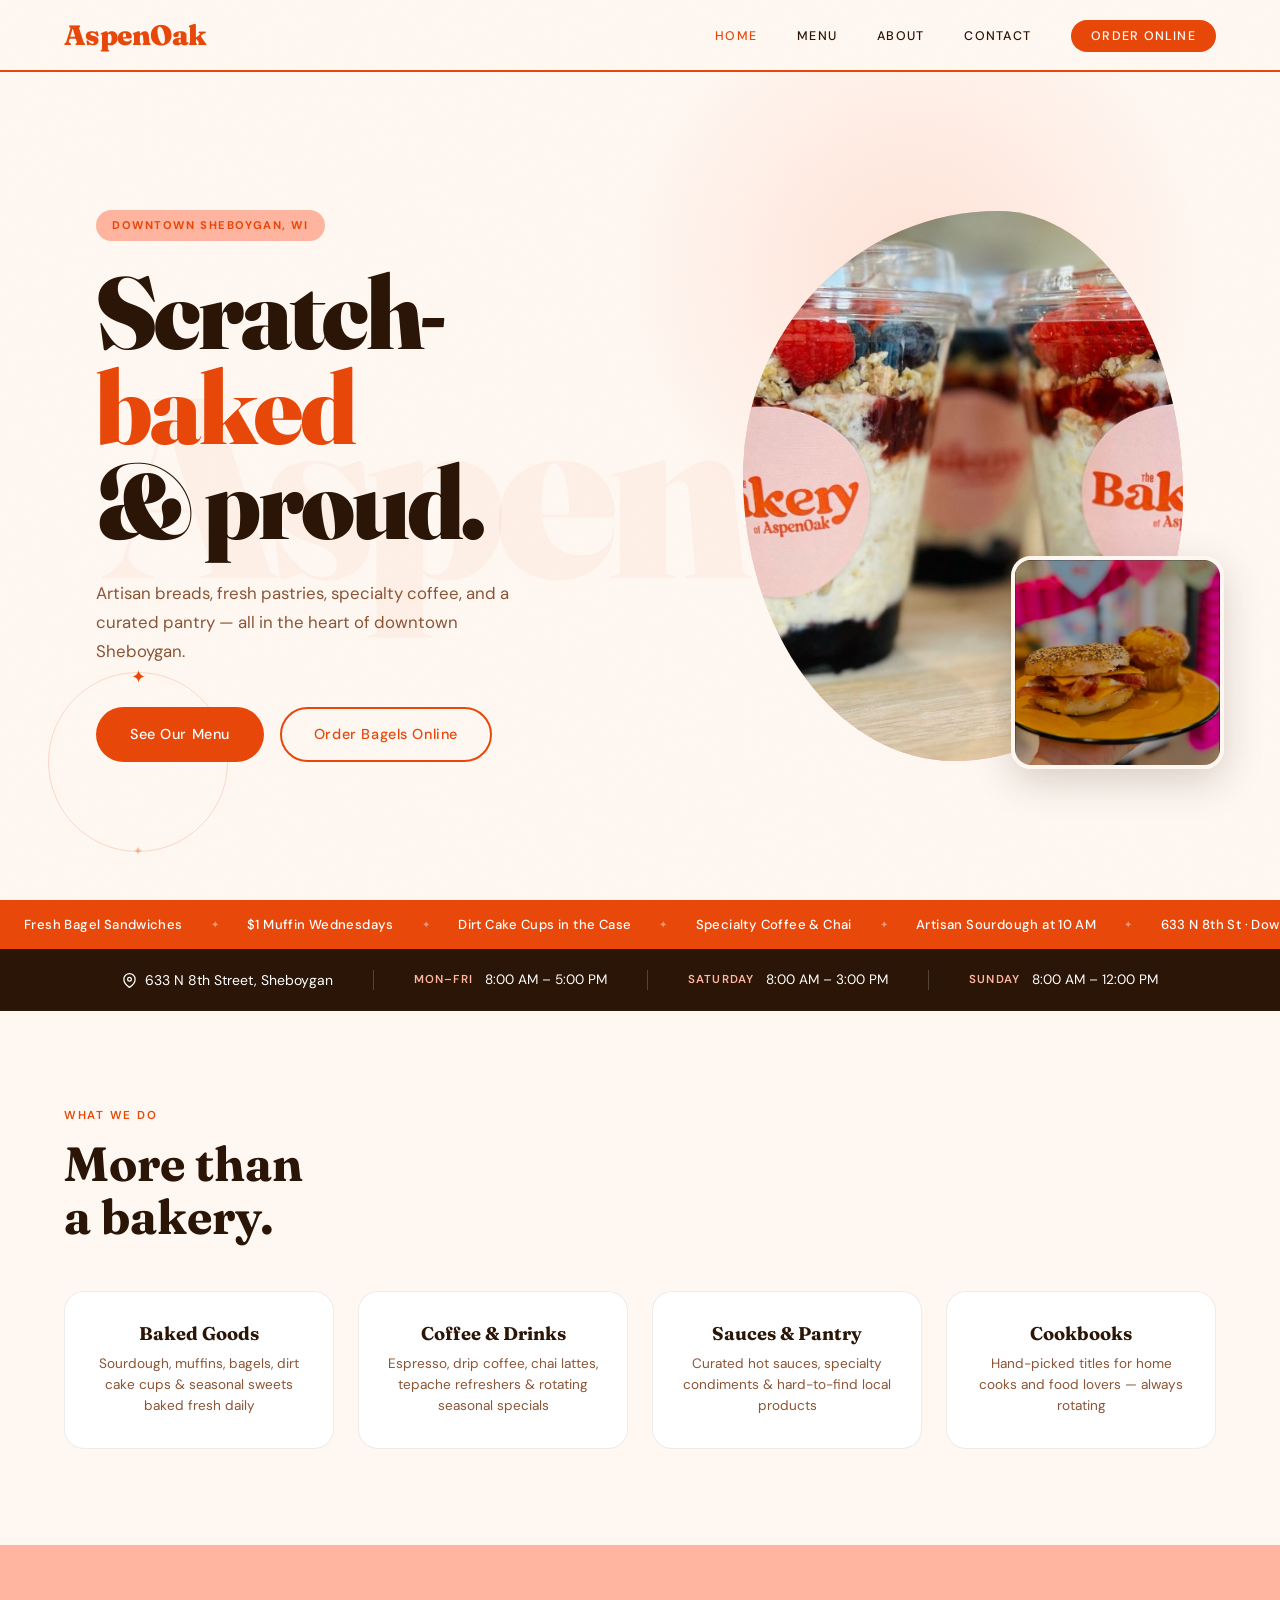
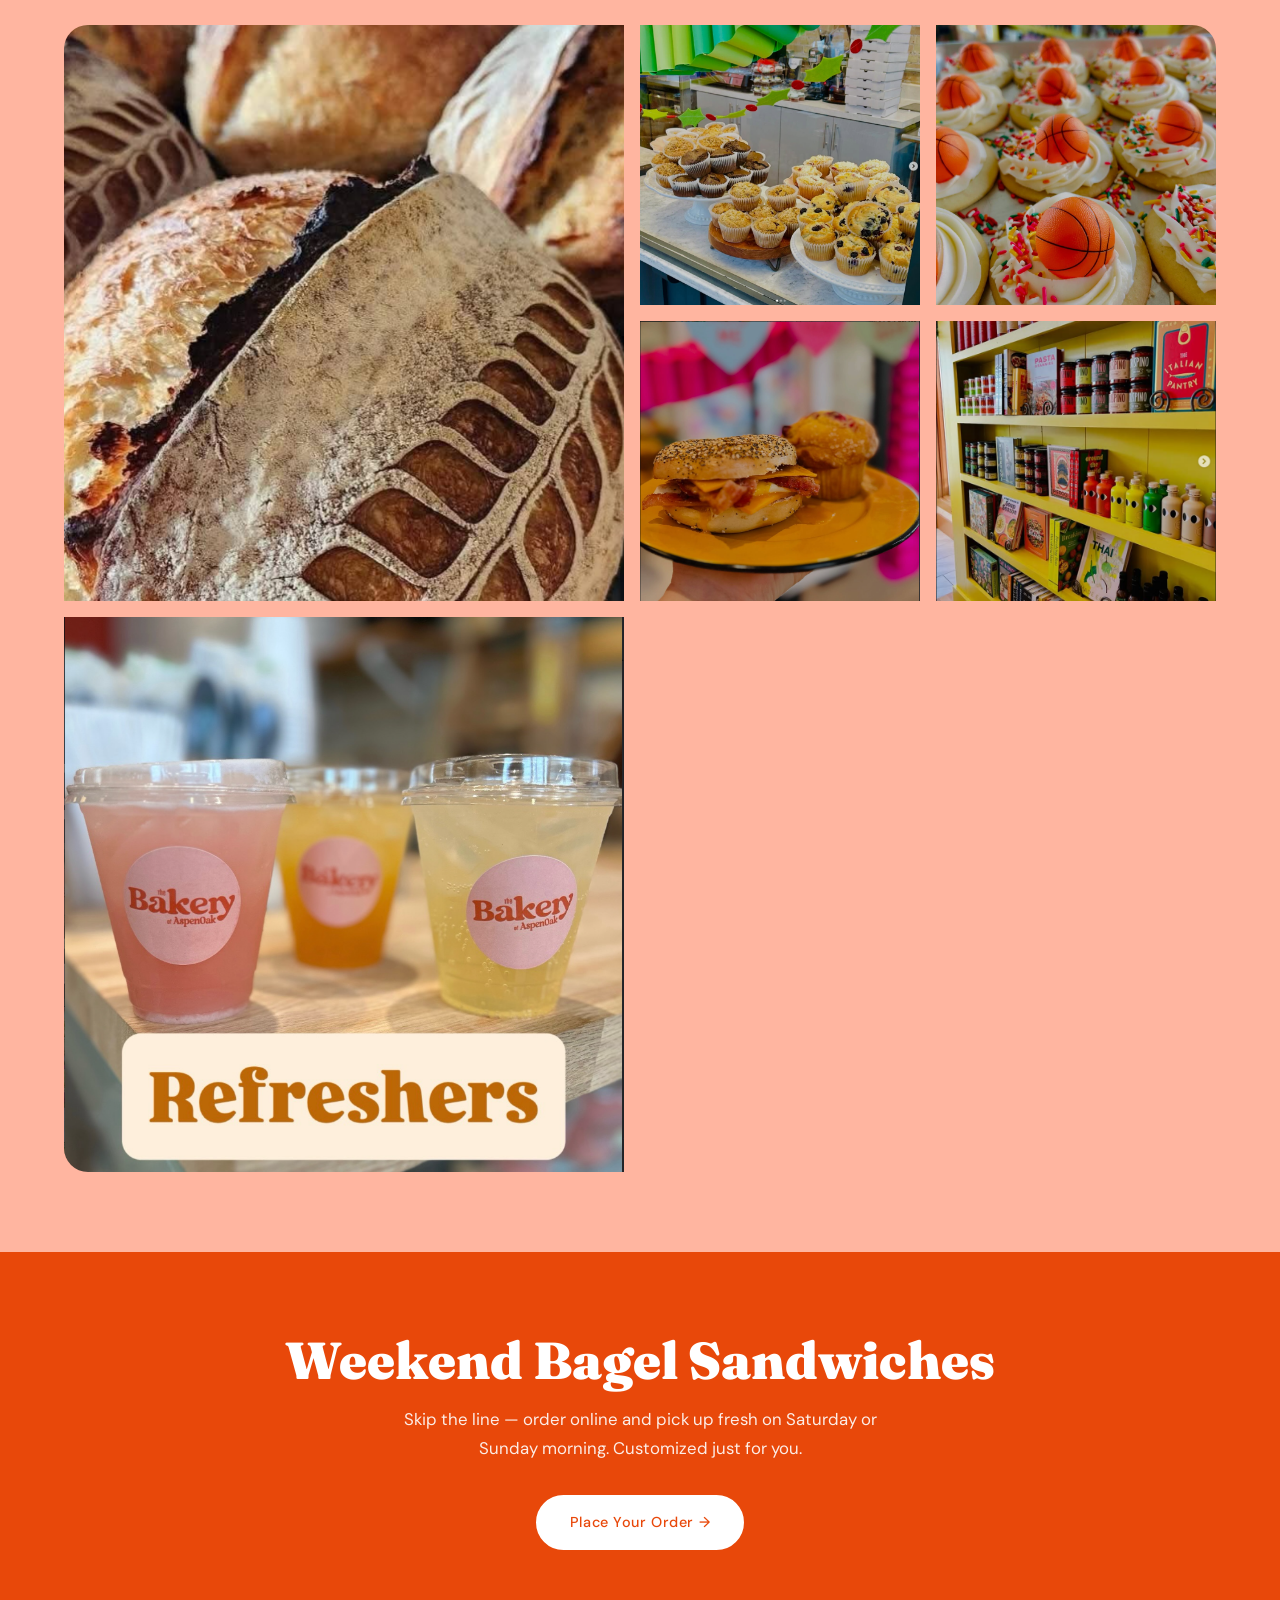
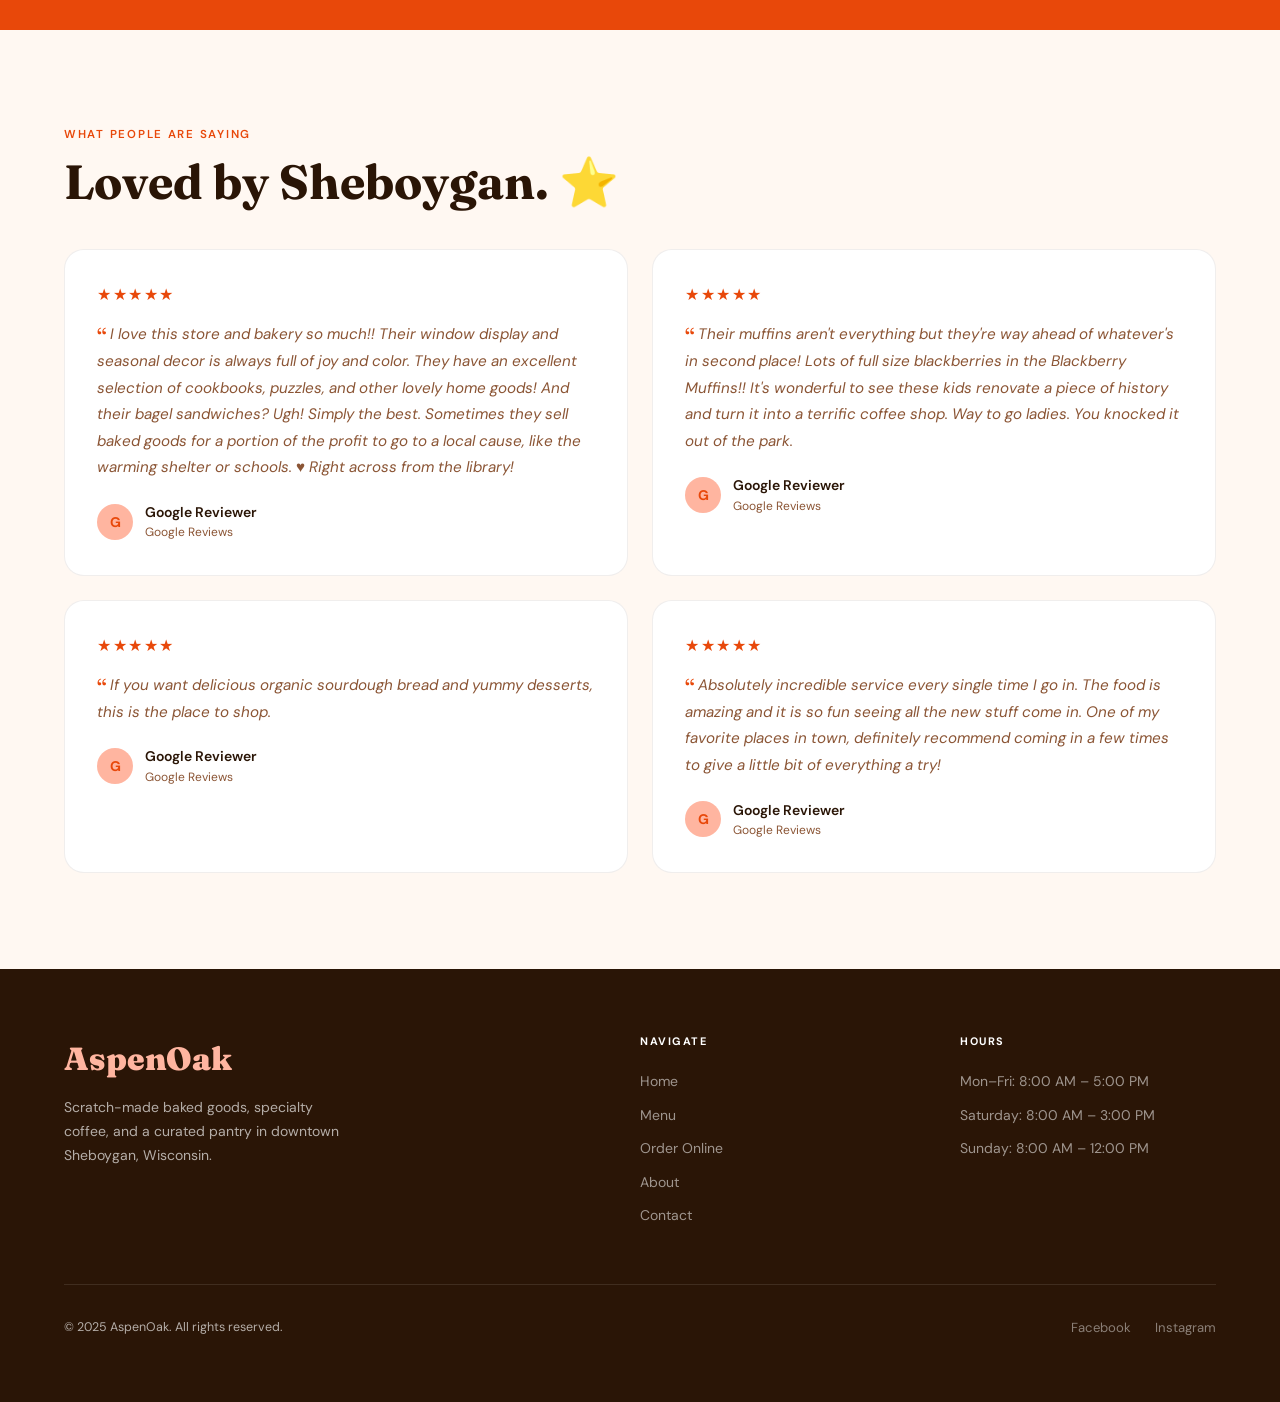
<file: index.html>
<!DOCTYPE html>
<html lang="en">
<head>
  <meta charset="UTF-8">
  <meta name="viewport" content="width=device-width, initial-scale=1.0">
  <title>AspenOak — Bakery &amp; Pantry in Downtown Sheboygan</title>
  <meta name="description" content="Scratch-made baked goods, specialty coffee, and a curated pantry at 633 N 8th Street in downtown Sheboygan, WI.">
  <link rel="stylesheet" href="css/style.css">
  <link rel="stylesheet" href="css/home.css">
</head>
<body>

  <nav class="nav-load">
    <a href="index.html" class="nav-logo">AspenOak</a>
    <button class="nav-toggle" aria-label="Toggle navigation">
      <span></span><span></span><span></span>
    </button>
    <ul class="nav-links">
      <li><a href="index.html" class="active">Home</a></li>
      <li><a href="menu.html">Menu</a></li>
      <li><a href="about.html">About</a></li>
      <li><a href="contact.html">Contact</a></li>
      <li class="cta-link"><a href="order.html">Order Online</a></li>
    </ul>
  </nav>

  <!-- ─── Hero ─── -->
  <section class="hero-v2">
    <div class="hero-bg-word" aria-hidden="true">AspenOak</div>

    <!-- Decorative spinning ring -->
    <div class="hero-ring" aria-hidden="true"></div>

    <div class="hero-v2-inner">

      <!-- Left: Text -->
      <div class="hero-v2-left">
        <span class="hero-eyebrow-chip load-fade" style="--d:.15s">
          Downtown Sheboygan, WI
        </span>
        <h1 class="hero-v2-title">
          <span class="load-up" style="--d:.3s">Scratch&#8209;</span>
          <span class="load-up hero-accent" style="--d:.45s">baked</span>
          <span class="load-up" style="--d:.6s">&amp; proud.</span>
        </h1>
        <p class="hero-v2-sub load-fade" style="--d:.8s">
          Artisan breads, fresh pastries, specialty coffee, and a curated pantry — all in the heart of downtown Sheboygan.
        </p>
        <div class="hero-v2-actions load-fade" style="--d:.95s">
          <a href="menu.html" class="btn btn-primary">See Our Menu</a>
          <a href="order.html" class="btn btn-outline">Order Bagels Online</a>
        </div>
      </div>

      <!-- Right: Photos -->
      <div class="hero-v2-right">
        <div class="hero-photo-blob load-scale" style="--d:.35s">
          <img src="Pictures/overnightoats.png" alt="AspenOak parfait cups" id="hero-parallax-img">
        </div>
        <div class="hero-photo-secondary load-scale" style="--d:.55s">
          <img src="Pictures/Bagel.png" alt="AspenOak bagel sandwich">
        </div>
        <div class="hero-badge load-slide" style="--d:.9s">
          Weekend Orders Open
          <small>Sat &amp; Sun · Order ahead</small>
        </div>
      </div>

    </div>
  </section>

  <!-- ─── Marquee Strip ─── -->
  <div class="marquee-strip" aria-hidden="true">
    <div class="marquee-track">
      <span>Fresh Bagel Sandwiches</span><span class="m-dot">✦</span>
      <span>$1 Muffin Wednesdays</span><span class="m-dot">✦</span>
      <span>Dirt Cake Cups in the Case</span><span class="m-dot">✦</span>
      <span>Specialty Coffee &amp; Chai</span><span class="m-dot">✦</span>
      <span>Artisan Sourdough at 10 AM</span><span class="m-dot">✦</span>
      <span>633 N 8th St · Downtown Sheboygan</span><span class="m-dot">✦</span>
      <span>Open Daily From 8 AM</span><span class="m-dot">✦</span>
      <span>Tepache Refreshers — New!</span><span class="m-dot">✦</span>
      <!-- duplicate for seamless loop -->
      <span>Fresh Bagel Sandwiches</span><span class="m-dot">✦</span>
      <span>$1 Muffin Wednesdays</span><span class="m-dot">✦</span>
      <span>Dirt Cake Cups in the Case</span><span class="m-dot">✦</span>
      <span>Specialty Coffee &amp; Chai</span><span class="m-dot">✦</span>
      <span>Artisan Sourdough at 10 AM</span><span class="m-dot">✦</span>
      <span>633 N 8th St · Downtown Sheboygan</span><span class="m-dot">✦</span>
      <span>Open Daily From 8 AM</span><span class="m-dot">✦</span>
      <span>Tepache Refreshers — New!</span><span class="m-dot">✦</span>
    </div>
  </div>

  <!-- ─── Hours Strip ─── -->
  <div class="hours-strip">
    <div class="location">
      <svg width="15" height="15" viewBox="0 0 24 24" fill="none" stroke="currentColor" stroke-width="2" stroke-linecap="round" stroke-linejoin="round"><path d="M21 10c0 7-9 13-9 13s-9-6-9-13a9 9 0 0118 0z"/><circle cx="12" cy="10" r="3"/></svg>
      633 N 8th Street, Sheboygan
    </div>
    <div class="strip-divider"></div>
    <div class="hours-item"><span class="day">Mon–Fri</span><span>8:00 AM – 5:00 PM</span></div>
    <div class="strip-divider"></div>
    <div class="hours-item"><span class="day">Saturday</span><span>8:00 AM – 3:00 PM</span></div>
    <div class="strip-divider"></div>
    <div class="hours-item"><span class="day">Sunday</span><span>8:00 AM – 12:00 PM</span></div>
  </div>

  <!-- ─── What We Make ─── -->
  <section class="section">
    <div class="container">
      <p class="section-label reveal">What we do</p>
      <h2 class="section-title reveal" style="--rd:.05s">More than<br>a bakery.</h2>
      <div class="categories-grid" style="margin-top:3rem;">
        <a href="menu.html#sweets" class="category-card reveal" style="--rd:.0s">
          <h3>Baked Goods</h3>
          <p>Sourdough, muffins, bagels, dirt cake cups &amp; seasonal sweets baked fresh daily</p>
        </a>
        <a href="menu.html#coffee" class="category-card reveal" style="--rd:.1s">
          <h3>Coffee &amp; Drinks</h3>
          <p>Espresso, drip coffee, chai lattes, tepache refreshers &amp; rotating seasonal specials</p>
        </a>
        <a href="menu.html#pantry" class="category-card reveal" style="--rd:.2s">
          <h3>Sauces &amp; Pantry</h3>
          <p>Curated hot sauces, specialty condiments &amp; hard-to-find local products</p>
        </a>
        <a href="menu.html#pantry" class="category-card reveal" style="--rd:.3s">
          <h3>Cookbooks</h3>
          <p>Hand-picked titles for home cooks and food lovers — always rotating</p>
        </a>
      </div>
    </div>
  </section>

  <!-- ─── Photo Collage ─── -->
  <section class="collage">
    <div class="collage-grid">
      <div class="collage-item reveal-scale" style="--rd:.0s">
        <img src="Pictures/sourdough.png" alt="Artisan sourdough">
      </div>
      <div class="collage-item reveal-scale" style="--rd:.07s">
        <img src="Pictures/muffins.png" alt="Fresh muffins">
      </div>
      <div class="collage-item reveal-scale" style="--rd:.14s">
        <img src="Pictures/sugarcookie.png" alt="Decorated cookies">
      </div>
      <div class="collage-item reveal-scale" style="--rd:.21s">
        <img src="Pictures/Bagel.png" alt="Bagel sandwich">
      </div>
      <div class="collage-item reveal-scale" style="--rd:.28s">
        <img src="Pictures/insidebuilding.png" alt="Inside AspenOak">
      </div>
      <div class="collage-item reveal-scale" style="--rd:.35s">
        <img src="Pictures/refreshers.png" alt="Tepache Refreshers">
      </div>
    </div>
  </section>

  <!-- ─── Weekend Order CTA ─── -->
  <section class="order-banner reveal">
    <h2>Weekend Bagel Sandwiches</h2>
    <p>Skip the line — order online and pick up fresh on Saturday or Sunday morning. Customized just for you.</p>
    <a href="order.html" class="btn btn-white">Place Your Order →</a>
  </section>

  <!-- ─── Google Reviews ─── -->
  <section class="reviews-section">
    <div class="container">
      <p class="section-label reveal">What people are saying</p>
      <h2 class="section-title reveal" style="--rd:.05s">Loved by Sheboygan. ⭐</h2>
      <div class="reviews-grid">
        <div class="review-card reveal-left" style="--rd:.0s">
          <div class="stars">★★★★★</div>
          <p class="review-text">I love this store and bakery so much!! Their window display and seasonal decor is always full of joy and color. They have an excellent selection of cookbooks, puzzles, and other lovely home goods! And their bagel sandwiches? Ugh! Simply the best. Sometimes they sell baked goods for a portion of the profit to go to a local cause, like the warming shelter or schools. ♥️ Right across from the library!</p>
          <div class="review-footer">
            <div class="review-avatar">G</div>
            <div><div class="review-name">Google Reviewer</div><div class="review-source">Google Reviews</div></div>
          </div>
        </div>
        <div class="review-card reveal-right" style="--rd:.1s">
          <div class="stars">★★★★★</div>
          <p class="review-text">Their muffins aren't everything but they're way ahead of whatever's in second place! Lots of full size blackberries in the Blackberry Muffins!! It's wonderful to see these kids renovate a piece of history and turn it into a terrific coffee shop. Way to go ladies. You knocked it out of the park.</p>
          <div class="review-footer">
            <div class="review-avatar">G</div>
            <div><div class="review-name">Google Reviewer</div><div class="review-source">Google Reviews</div></div>
          </div>
        </div>
        <div class="review-card reveal-left" style="--rd:.05s">
          <div class="stars">★★★★★</div>
          <p class="review-text">If you want delicious organic sourdough bread and yummy desserts, this is the place to shop.</p>
          <div class="review-footer">
            <div class="review-avatar">G</div>
            <div><div class="review-name">Google Reviewer</div><div class="review-source">Google Reviews</div></div>
          </div>
        </div>
        <div class="review-card reveal-right" style="--rd:.15s">
          <div class="stars">★★★★★</div>
          <p class="review-text">Absolutely incredible service every single time I go in. The food is amazing and it is so fun seeing all the new stuff come in. One of my favorite places in town, definitely recommend coming in a few times to give a little bit of everything a try!</p>
          <div class="review-footer">
            <div class="review-avatar">G</div>
            <div><div class="review-name">Google Reviewer</div><div class="review-source">Google Reviews</div></div>
          </div>
        </div>
      </div>
    </div>
  </section>

  <!-- ─── Footer ─── -->
  <footer>
    <div class="footer-inner">
      <div class="footer-brand">
        <span class="footer-logo">AspenOak</span>
        <p>Scratch-made baked goods, specialty coffee, and a curated pantry in downtown Sheboygan, Wisconsin.</p>
      </div>
      <div class="footer-col">
        <h5>Navigate</h5>
        <ul>
          <li><a href="index.html">Home</a></li>
          <li><a href="menu.html">Menu</a></li>
          <li><a href="order.html">Order Online</a></li>
          <li><a href="about.html">About</a></li>
          <li><a href="contact.html">Contact</a></li>
        </ul>
      </div>
      <div class="footer-col">
        <h5>Hours</h5>
        <ul>
          <li><a>Mon–Fri: 8:00 AM – 5:00 PM</a></li>
          <li><a>Saturday: 8:00 AM – 3:00 PM</a></li>
          <li><a>Sunday: 8:00 AM – 12:00 PM</a></li>
        </ul>
      </div>
    </div>
    <div class="footer-bottom">
      <span>© 2025 AspenOak. All rights reserved.</span>
      <div class="footer-social">
        <a href="https://www.facebook.com/AspenOakHome" target="_blank" rel="noopener">Facebook</a>
        <a href="https://www.instagram.com/AspenOakHome" target="_blank" rel="noopener">Instagram</a>
      </div>
    </div>
  </footer>

  <script src="js/main.js"></script>
</body>
</html>
</file>
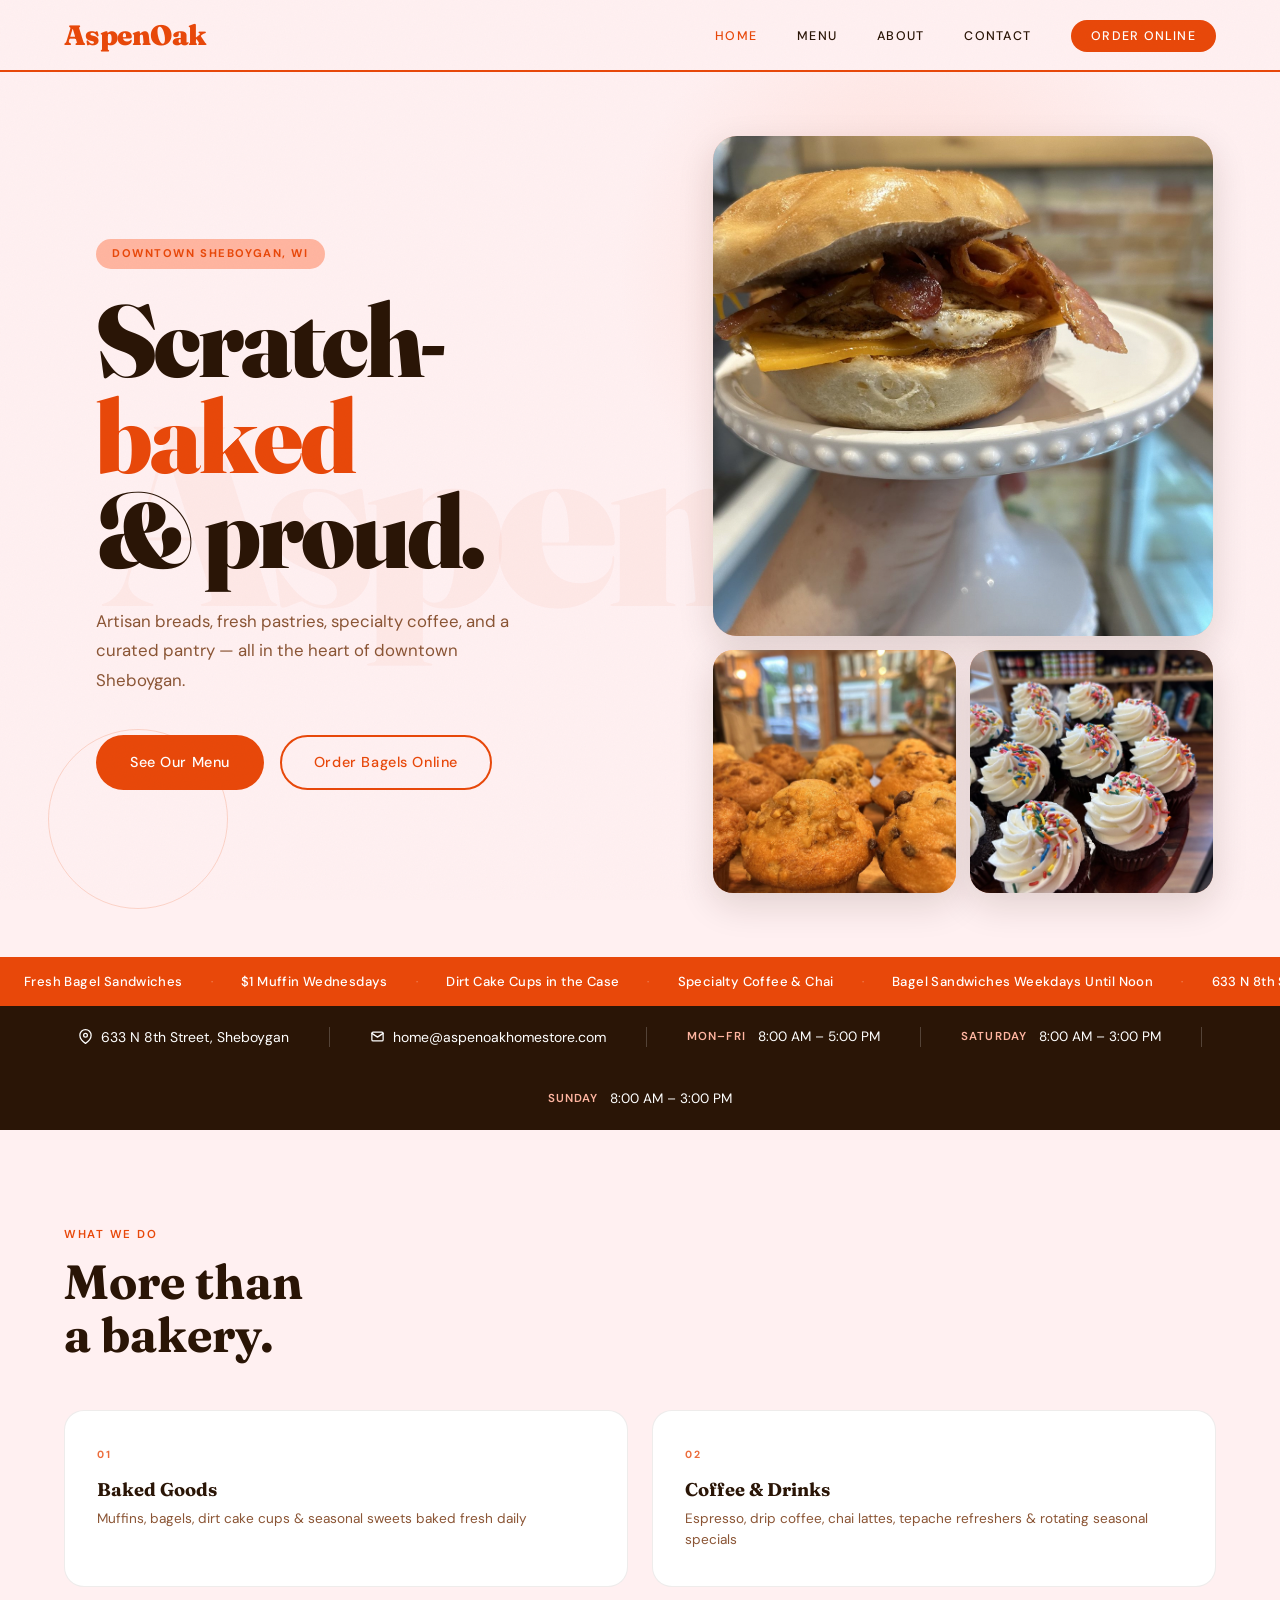
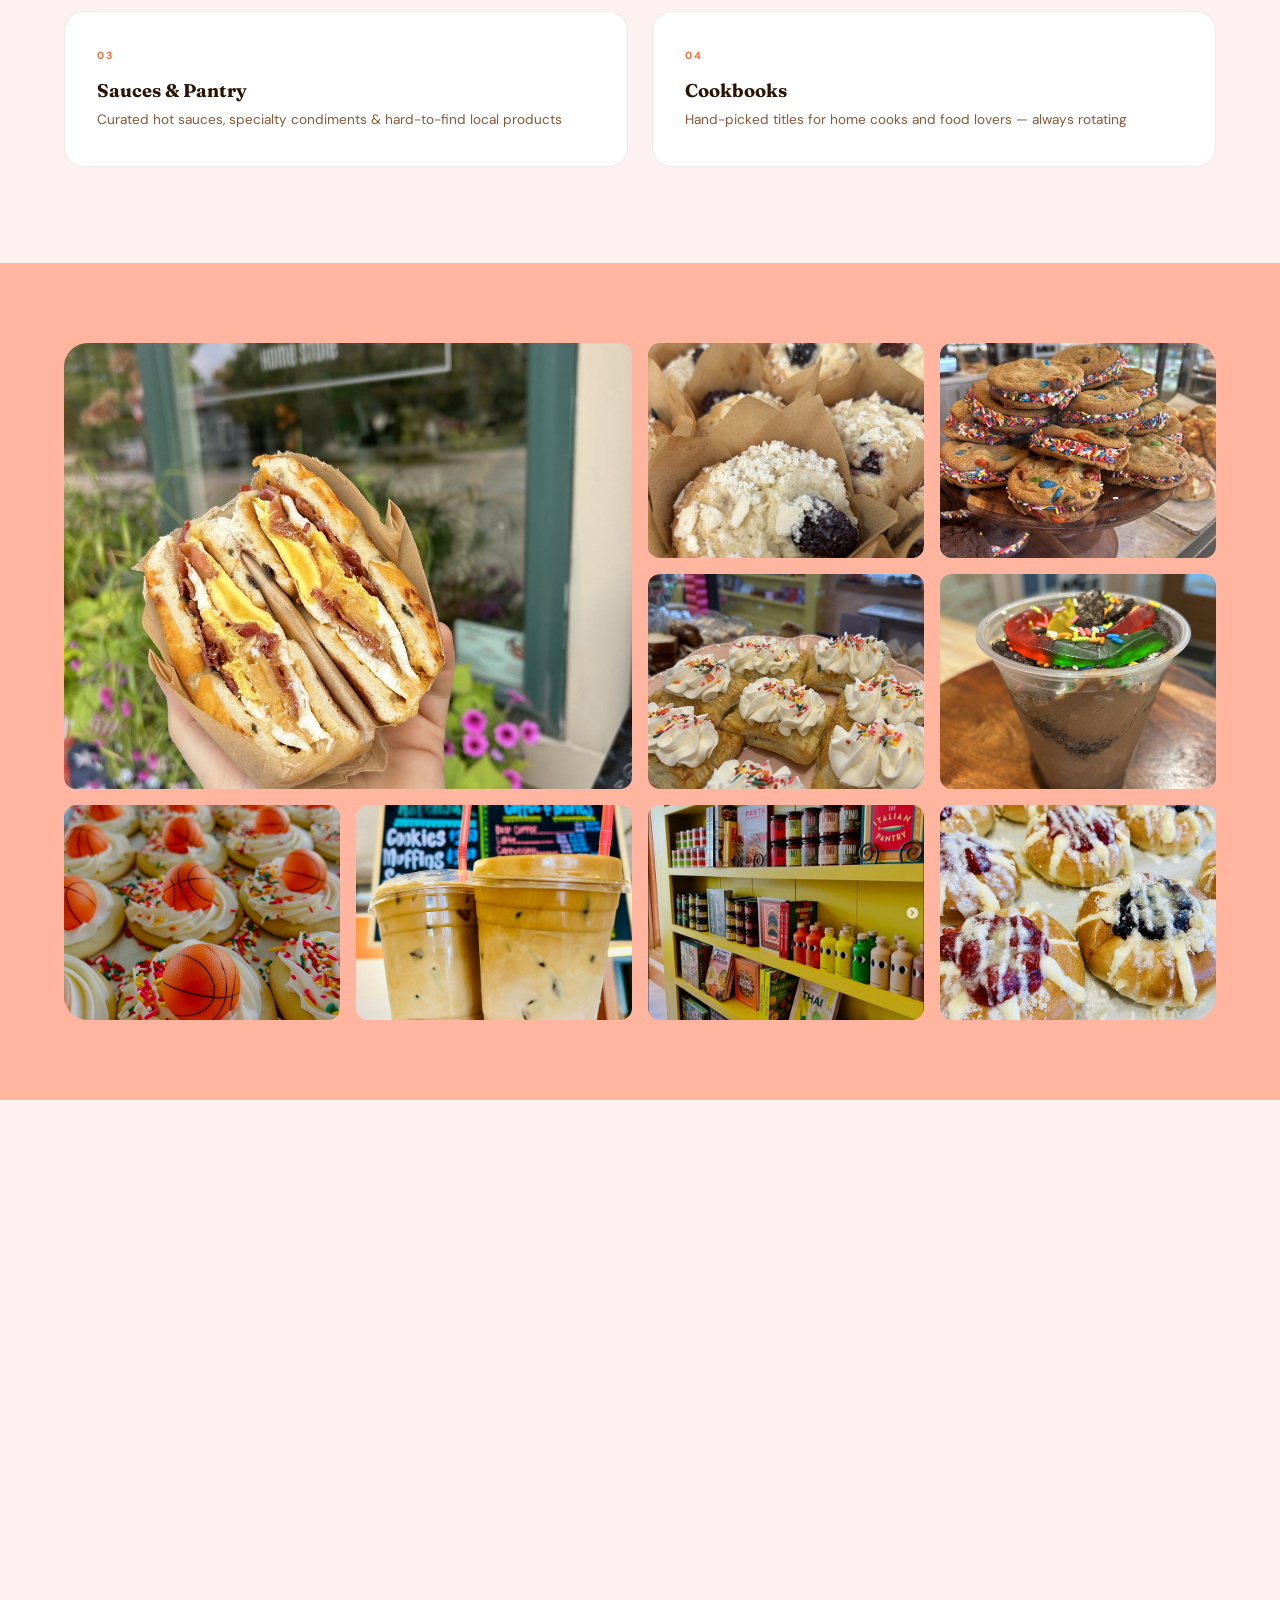
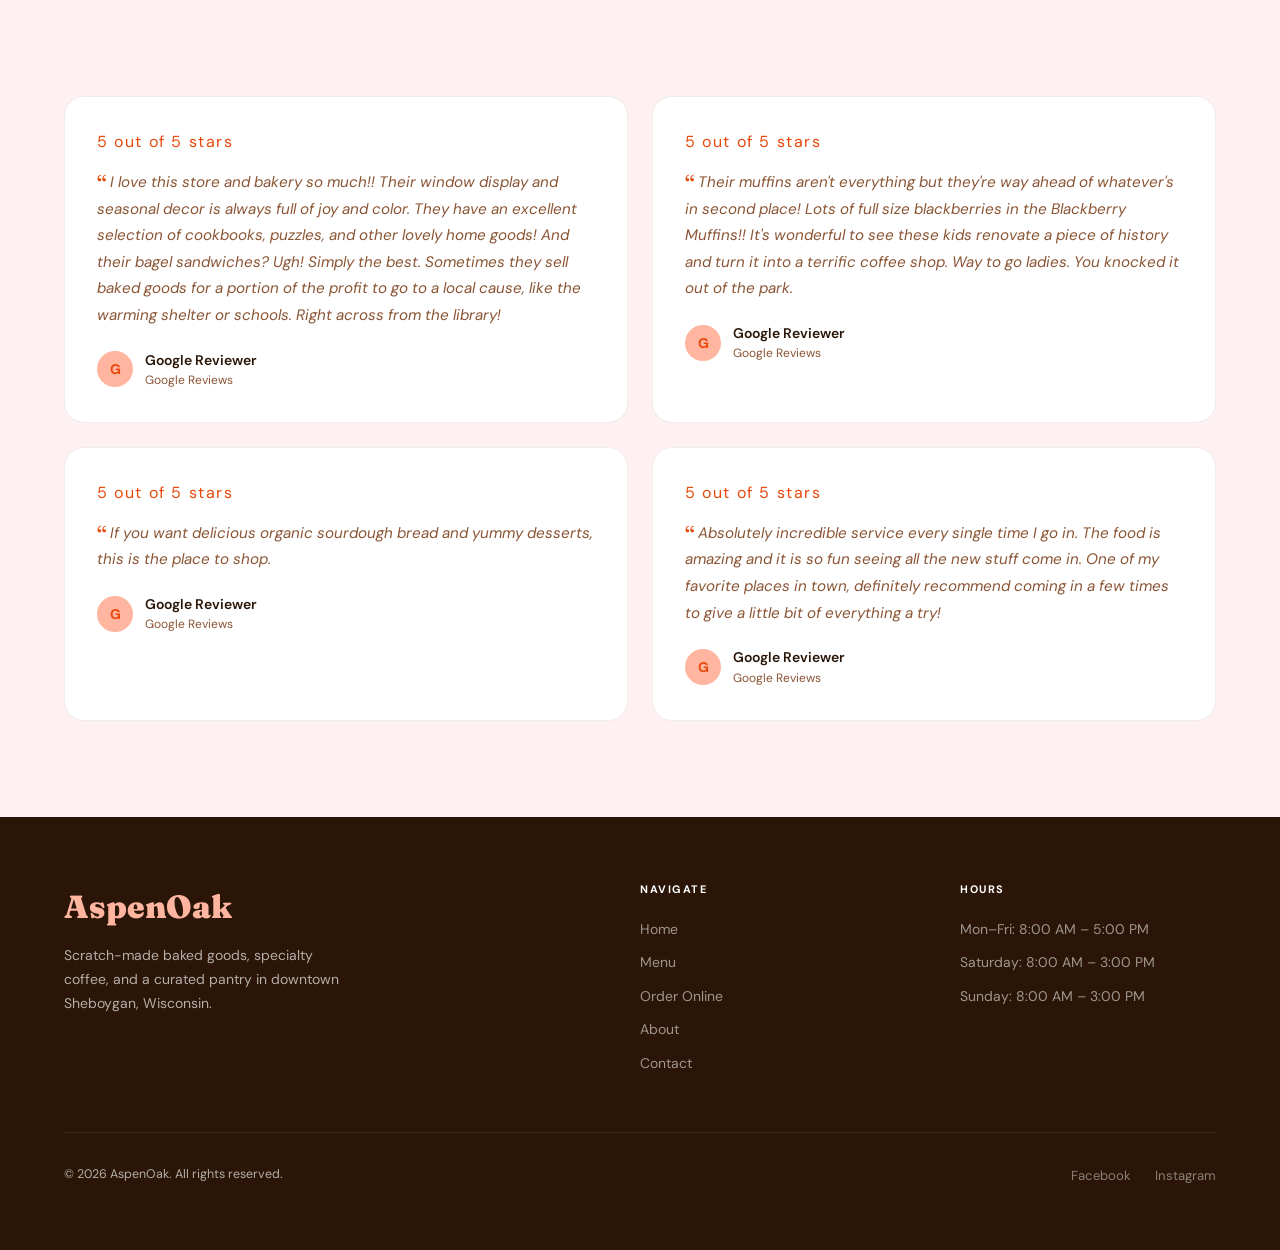
<file: site/index.html>
<!DOCTYPE html>
<html lang="en">
<head>
  <meta charset="UTF-8">
  <meta name="viewport" content="width=device-width, initial-scale=1.0">
  <title>AspenOak — Bakery &amp; Pantry in Downtown Sheboygan</title>
  <meta name="description" content="Scratch-made baked goods, specialty coffee, and a curated pantry at 633 N 8th Street in downtown Sheboygan, WI.">
  <link rel="canonical" href="https://aspenoakhome.com/">
  <meta property="og:type" content="website">
  <meta property="og:site_name" content="AspenOak">
  <meta property="og:title" content="AspenOak — Bakery &amp; Pantry in Downtown Sheboygan">
  <meta property="og:description" content="Scratch-made baked goods, specialty coffee, and a curated pantry at 633 N 8th Street in downtown Sheboygan, WI.">
  <meta property="og:url" content="https://aspenoakhome.com/">
  <meta property="og:image" content="https://aspenoakhome.com/assets/bagel-cross-section.jpg">
  <meta name="twitter:card" content="summary_large_image">
  <link rel="icon" href="assets/favicon.svg" type="image/svg+xml">
  <link rel="stylesheet" href="css/style.css">
  <link rel="stylesheet" href="css/home.css">

  <!-- Local business structured data (helps Google show hours, address, email) -->
  <script type="application/ld+json">
  {
    "@context": "https://schema.org",
    "@type": "Bakery",
    "name": "AspenOak",
    "description": "Scratch-made bakery, specialty coffee shop, and curated pantry in downtown Sheboygan, Wisconsin.",
    "url": "https://aspenoakhome.com/",
    "email": "home@aspenoakhomestore.com",
    "priceRange": "$",
    "image": "https://aspenoakhome.com/assets/bagel-cross-section.jpg",
    "address": {
      "@type": "PostalAddress",
      "streetAddress": "633 N 8th Street",
      "addressLocality": "Sheboygan",
      "addressRegion": "WI",
      "postalCode": "53081",
      "addressCountry": "US"
    },
    "sameAs": [
      "https://www.facebook.com/AspenOakHome",
      "https://www.instagram.com/AspenOakHome"
    ],
    "openingHoursSpecification": [
      { "@type": "OpeningHoursSpecification", "dayOfWeek": ["Monday","Tuesday","Wednesday","Thursday","Friday"], "opens": "08:00", "closes": "17:00" },
      { "@type": "OpeningHoursSpecification", "dayOfWeek": "Saturday", "opens": "08:00", "closes": "15:00" },
      { "@type": "OpeningHoursSpecification", "dayOfWeek": "Sunday", "opens": "08:00", "closes": "15:00" }
    ]
  }
  </script>
</head>
<body>

  <nav class="nav-load">
    <a href="index.html" class="nav-logo">AspenOak</a>
    <button class="nav-toggle" aria-label="Toggle navigation">
      <span></span><span></span><span></span>
    </button>
    <ul class="nav-links">
      <li><a href="index.html" class="active">Home</a></li>
      <li><a href="menu.html">Menu</a></li>
      <li><a href="about.html">About</a></li>
      <li><a href="contact.html">Contact</a></li>
      <li class="cta-link"><a href="order.html">Order Online</a></li>
    </ul>
  </nav>

  <div class="holiday-banner" id="holiday-banner" hidden>
    <a href="#thanksgiving">Thanksgiving preorders · Due Saturday, November 21</a>
  </div>

  <!-- ─── Hero ─── -->
  <section class="hero-v2">
    <div class="hero-bg-word" aria-hidden="true">AspenOak</div>

    <!-- Decorative spinning ring -->
    <div class="hero-ring" aria-hidden="true"></div>

    <div class="hero-v2-inner">

      <!-- Left: Text -->
      <div class="hero-v2-left">
        <span class="hero-eyebrow-chip load-fade" style="--d:.15s">
          Downtown Sheboygan, WI
        </span>
        <h1 class="hero-v2-title">
          <span class="load-up" style="--d:.3s">Scratch&#8209;</span>
          <span class="load-up hero-accent" style="--d:.45s">baked</span>
          <span class="load-up" style="--d:.6s">&amp; proud.</span>
        </h1>
        <p class="hero-v2-sub load-fade" style="--d:.8s">
          Artisan breads, fresh pastries, specialty coffee, and a curated pantry — all in the heart of downtown Sheboygan.
        </p>
        <div class="hero-v2-actions load-fade" style="--d:.95s">
          <a href="menu.html" class="btn btn-primary">See Our Menu</a>
          <a href="order.html" class="btn btn-outline">Order Bagels Online</a>
        </div>
      </div>

      <!-- Right: Photos -->
      <div class="hero-v2-right">
        <div class="hero-photo-cluster">
          <div class="hp-cell hp-main load-scale" style="--d:.35s">
            <img src="assets/plain-jane-bagel.jpg" alt="AspenOak Plain Jane bagel sandwich — bacon, egg, and cheese">
          </div>
          <div class="hp-cell load-scale" style="--d:.5s">
            <img src="assets/muffin-variety.jpg" alt="Fresh-baked muffins on a wooden board">
          </div>
          <div class="hp-cell load-scale" style="--d:.62s">
            <img src="assets/chocolate-cupcakes.jpg" alt="Chocolate cupcakes with vanilla buttercream and sprinkles">
          </div>
        </div>
        <div class="hero-badge load-slide" style="--d:.9s">
          Online Ordering Open
          <small>Order ahead for pickup</small>
        </div>
      </div>

    </div>
  </section>

  <!-- ─── Marquee Strip ─── -->
  <div class="marquee-strip" aria-hidden="true">
    <div class="marquee-track">
      <span>Fresh Bagel Sandwiches</span><span class="m-dot">·</span>
      <span>$1 Muffin Wednesdays</span><span class="m-dot">·</span>
      <span>Dirt Cake Cups in the Case</span><span class="m-dot">·</span>
      <span>Specialty Coffee &amp; Chai</span><span class="m-dot">·</span>
      <span>Bagel Sandwiches Weekdays Until Noon</span><span class="m-dot">·</span>
      <span>633 N 8th St · Downtown Sheboygan</span><span class="m-dot">·</span>
      <span>Open Daily From 8 AM</span><span class="m-dot">·</span>
      <span>Tepache Refreshers — New!</span><span class="m-dot">·</span>
      <!-- duplicate for seamless loop -->
      <span>Fresh Bagel Sandwiches</span><span class="m-dot">·</span>
      <span>$1 Muffin Wednesdays</span><span class="m-dot">·</span>
      <span>Dirt Cake Cups in the Case</span><span class="m-dot">·</span>
      <span>Specialty Coffee &amp; Chai</span><span class="m-dot">·</span>
      <span>Bagel Sandwiches Weekdays Until Noon</span><span class="m-dot">·</span>
      <span>633 N 8th St · Downtown Sheboygan</span><span class="m-dot">·</span>
      <span>Open Daily From 8 AM</span><span class="m-dot">·</span>
      <span>Tepache Refreshers — New!</span><span class="m-dot">·</span>
    </div>
  </div>

  <!-- ─── Hours Strip ─── -->
  <div class="hours-strip">
    <div class="location">
      <svg width="15" height="15" viewBox="0 0 24 24" fill="none" stroke="currentColor" stroke-width="2" stroke-linecap="round" stroke-linejoin="round"><path d="M21 10c0 7-9 13-9 13s-9-6-9-13a9 9 0 0118 0z"/><circle cx="12" cy="10" r="3"/></svg>
      633 N 8th Street, Sheboygan
    </div>
    <div class="strip-divider"></div>
    <a class="location" href="mailto:home@aspenoakhomestore.com" style="color:inherit;">
      <svg width="15" height="15" viewBox="0 0 24 24" fill="none" stroke="currentColor" stroke-width="2" stroke-linecap="round" stroke-linejoin="round" aria-hidden="true"><rect x="3" y="5" width="18" height="14" rx="2"/><path d="m3 7 9 6 9-6"/></svg>
      home@aspenoakhomestore.com
    </a>
    <div class="strip-divider"></div>
    <div class="hours-item"><span class="day">Mon–Fri</span><span>8:00 AM – 5:00 PM</span></div>
    <div class="strip-divider"></div>
    <div class="hours-item"><span class="day">Saturday</span><span>8:00 AM – 3:00 PM</span></div>
    <div class="strip-divider"></div>
    <div class="hours-item"><span class="day">Sunday</span><span>8:00 AM – 3:00 PM</span></div>
  </div>

  <section class="section-sm holiday-section" id="thanksgiving" aria-labelledby="thanksgiving-title" data-closes-at="2026-11-22T00:00:00-06:00" hidden>
    <div class="container holiday-layout">
      <div class="holiday-intro">
        <p class="section-label">Thanksgiving preorders</p>
        <h2 class="section-title" id="thanksgiving-title">Happy Turkey Day</h2>
        <p><strong>Orders due <time datetime="2026-11-21">Saturday, November 21</time>.</strong></p>
        <p>Order by email, <a href="https://www.instagram.com/AspenOakHome/">send us a DM</a>, or stop in at 633 N 8th Street.</p>
        <a class="btn holiday-order" href="mailto:home@aspenoakhomestore.com?subject=Thanksgiving%20Preorder">Email your preorder</a>
      </div>

      <div class="holiday-artwork">
        <img src="assets/pumpkin-sugar-cookies.webp" alt="Pumpkin-shaped sugar cookies with orange icing and green vines" width="917" height="916" loading="lazy">
        <img src="assets/thanksgiving-2026-preorders.webp" alt="Happy Turkey Day flyer with a pumpkin pie" width="917" height="914" loading="lazy">
      </div>

      <div class="holiday-menu">
        <h3>Thanksgiving menu</h3>
        <dl>
          <div><dt>Pumpkin sugar cookies</dt><dd>$15.00 / dozen</dd></div>
          <div><dt>Pumpkin cupcakes</dt><dd>$24.00 / dozen<br>$12.50 / 6-pack</dd></div>
          <div><dt>Cinnamon rolls</dt><dd>$25.00 / 6-pack</dd></div>
          <div><dt>Pumpkin pie <small>Flaky butter crust</small></dt><dd>$20.00</dd></div>
          <div><dt>Cranberry lime curd pie <small>Ginger pecan crust</small></dt><dd>$27.00</dd></div>
          <div><dt>Chocolate pecan pie <small>Flaky butter crust</small></dt><dd>$27.00</dd></div>
        </dl>
      </div>
    </div>
  </section>
  <script>
    const holidaySection = document.getElementById('thanksgiving');
    const preordersClosed = !(Date.now() < Date.parse(holidaySection.dataset.closesAt));
    holidaySection.hidden = preordersClosed;
    document.getElementById('holiday-banner').hidden = preordersClosed;
  </script>

  <!-- ─── What We Make ─── -->
  <section class="section">
    <div class="container">
      <p class="section-label reveal">What we do</p>
      <h2 class="section-title reveal" style="--rd:.05s">More than<br>a bakery.</h2>
      <div class="categories-grid" style="margin-top:3rem;">
        <a href="menu.html#sweets" class="category-card reveal" style="--rd:.0s">
          <h3>Baked Goods</h3>
          <p>Muffins, bagels, dirt cake cups &amp; seasonal sweets baked fresh daily</p>
        </a>
        <a href="menu.html#coffee" class="category-card reveal" style="--rd:.1s">
          <h3>Coffee &amp; Drinks</h3>
          <p>Espresso, drip coffee, chai lattes, tepache refreshers &amp; rotating seasonal specials</p>
        </a>
        <a href="menu.html#pantry" class="category-card reveal" style="--rd:.2s">
          <h3>Sauces &amp; Pantry</h3>
          <p>Curated hot sauces, specialty condiments &amp; hard-to-find local products</p>
        </a>
        <a href="menu.html#pantry" class="category-card reveal" style="--rd:.3s">
          <h3>Cookbooks</h3>
          <p>Hand-picked titles for home cooks and food lovers — always rotating</p>
        </a>
      </div>
    </div>
  </section>

  <!-- ─── Photo Collage ─── -->
  <section class="collage">
    <div class="collage-grid">
      <div class="collage-item reveal-scale" style="--rd:.0s">
        <img src="assets/bagel-cross-section.jpg" alt="A loaded AspenOak bagel sandwich held up outside the storefront" loading="lazy">
      </div>
      <div class="collage-item reveal-scale" style="--rd:.06s">
        <img src="assets/berry-muffin.jpg" alt="Fresh berry muffin" loading="lazy">
      </div>
      <div class="collage-item reveal-scale" style="--rd:.12s">
        <img src="assets/cookie-sandwiches.jpg" alt="M&amp;M cookie sandwiches with sprinkle-rimmed buttercream" loading="lazy">
      </div>
      <div class="collage-item reveal-scale" style="--rd:.18s">
        <img src="assets/pop-tarts.jpg" alt="House-made pop-tarts topped with whipped cream and sprinkles" loading="lazy">
      </div>
      <div class="collage-item reveal-scale" style="--rd:.24s">
        <img src="assets/chocolate-pudding-cup.jpg" alt="Oreo dirt cake pudding cup with gummy worms" loading="lazy">
      </div>
      <div class="collage-item reveal-scale" style="--rd:.30s">
        <img src="assets/sugarcookie.png" alt="Decorated sugar cookies" loading="lazy">
      </div>
      <div class="collage-item reveal-scale" style="--rd:.36s">
        <img src="assets/latte.jpg" alt="Two iced lattes in front of the AspenOak coffee board" loading="lazy">
      </div>
      <div class="collage-item reveal-scale" style="--rd:.42s">
        <img src="assets/insidebuilding.png" alt="Inside the AspenOak shop" loading="lazy">
      </div>
      <div class="collage-item reveal-scale" style="--rd:.48s">
        <img src="assets/sweet-stuffed-bagels.jpg" alt="Sweet stuffed bagels from AspenOak" loading="lazy">
      </div>
    </div>
  </section>

  <!-- ─── Order CTA ─── -->
  <section class="order-banner reveal">
    <h2>Bagel Sandwiches, Made to Order</h2>
    <p>Skip the line — order online for weekday pickup until noon or anytime Saturday and Sunday.</p>
    <a href="order.html" class="btn btn-white">Place Your Order →</a>
  </section>

  <!-- ─── Google Reviews ─── -->
  <section class="reviews-section">
    <div class="container">
      <p class="section-label reveal">What people are saying</p>
      <h2 class="section-title reveal" style="--rd:.05s">Loved by Sheboygan.</h2>
      <div class="reviews-grid">
        <div class="review-card reveal-left" style="--rd:.0s">
          <div class="stars">5 out of 5 stars</div>
          <p class="review-text">I love this store and bakery so much!! Their window display and seasonal decor is always full of joy and color. They have an excellent selection of cookbooks, puzzles, and other lovely home goods! And their bagel sandwiches? Ugh! Simply the best. Sometimes they sell baked goods for a portion of the profit to go to a local cause, like the warming shelter or schools. Right across from the library!</p>
          <div class="review-footer">
            <div class="review-avatar">G</div>
            <div><div class="review-name">Google Reviewer</div><div class="review-source">Google Reviews</div></div>
          </div>
        </div>
        <div class="review-card reveal-right" style="--rd:.1s">
          <div class="stars">5 out of 5 stars</div>
          <p class="review-text">Their muffins aren't everything but they're way ahead of whatever's in second place! Lots of full size blackberries in the Blackberry Muffins!! It's wonderful to see these kids renovate a piece of history and turn it into a terrific coffee shop. Way to go ladies. You knocked it out of the park.</p>
          <div class="review-footer">
            <div class="review-avatar">G</div>
            <div><div class="review-name">Google Reviewer</div><div class="review-source">Google Reviews</div></div>
          </div>
        </div>
        <div class="review-card reveal-left" style="--rd:.05s">
          <div class="stars">5 out of 5 stars</div>
          <p class="review-text">If you want delicious organic sourdough bread and yummy desserts, this is the place to shop.</p>
          <div class="review-footer">
            <div class="review-avatar">G</div>
            <div><div class="review-name">Google Reviewer</div><div class="review-source">Google Reviews</div></div>
          </div>
        </div>
        <div class="review-card reveal-right" style="--rd:.15s">
          <div class="stars">5 out of 5 stars</div>
          <p class="review-text">Absolutely incredible service every single time I go in. The food is amazing and it is so fun seeing all the new stuff come in. One of my favorite places in town, definitely recommend coming in a few times to give a little bit of everything a try!</p>
          <div class="review-footer">
            <div class="review-avatar">G</div>
            <div><div class="review-name">Google Reviewer</div><div class="review-source">Google Reviews</div></div>
          </div>
        </div>
      </div>
    </div>
  </section>

  <!-- ─── Footer ─── -->
  <footer>
    <div class="footer-inner">
      <div class="footer-brand">
        <span class="footer-logo">AspenOak</span>
        <p>Scratch-made baked goods, specialty coffee, and a curated pantry in downtown Sheboygan, Wisconsin.</p>
      </div>
      <div class="footer-col">
        <h5>Navigate</h5>
        <ul>
          <li><a href="index.html">Home</a></li>
          <li><a href="menu.html">Menu</a></li>
          <li><a href="order.html">Order Online</a></li>
          <li><a href="about.html">About</a></li>
          <li><a href="contact.html">Contact</a></li>
        </ul>
      </div>
      <div class="footer-col">
        <h5>Hours</h5>
        <ul>
          <li><a>Mon–Fri: 8:00 AM – 5:00 PM</a></li>
          <li><a>Saturday: 8:00 AM – 3:00 PM</a></li>
          <li><a>Sunday: 8:00 AM – 3:00 PM</a></li>
        </ul>
      </div>
    </div>
    <div class="footer-bottom">
      <span>© 2025 AspenOak. All rights reserved.</span>
      <div class="footer-social">
        <a href="https://www.facebook.com/AspenOakHome" target="_blank" rel="noopener">Facebook</a>
        <a href="https://www.instagram.com/AspenOakHome" target="_blank" rel="noopener">Instagram</a>
      </div>
    </div>
  </footer>

  <script src="js/main.js"></script>
</body>
</html>
</file>
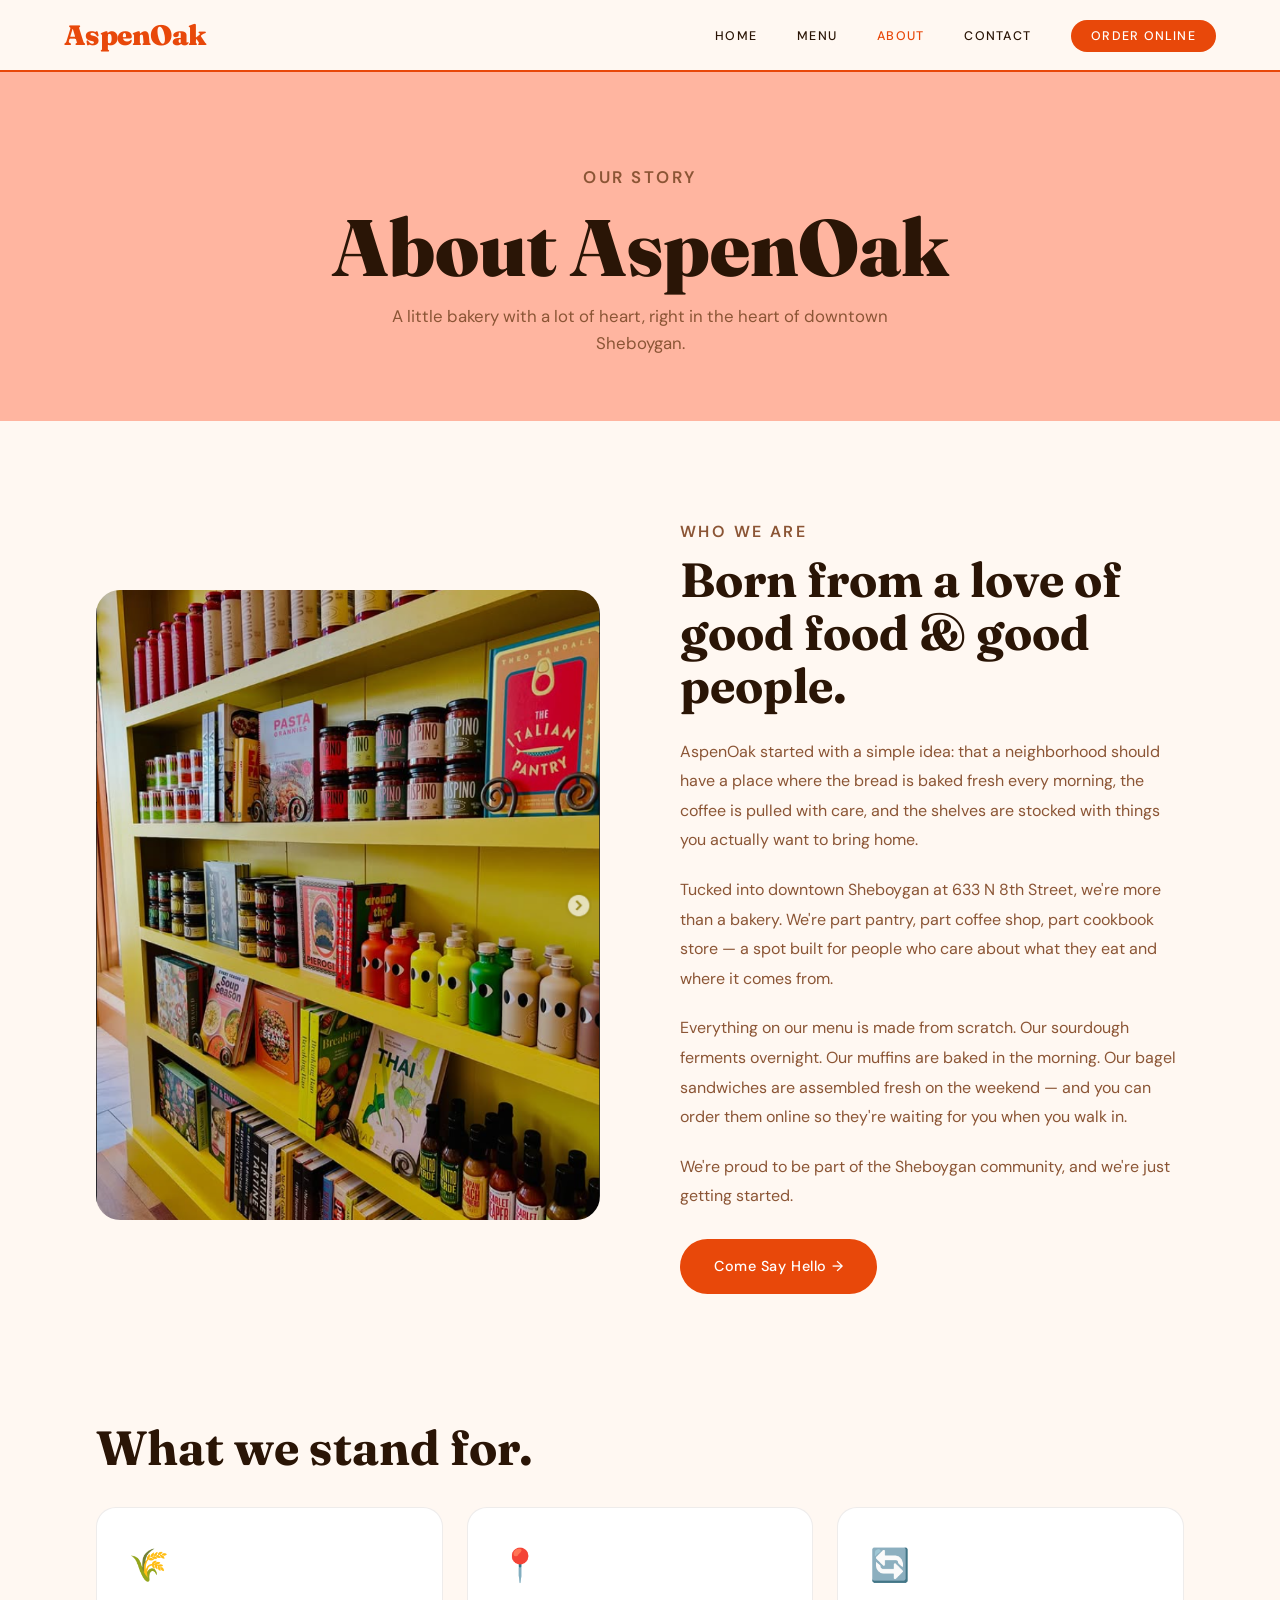
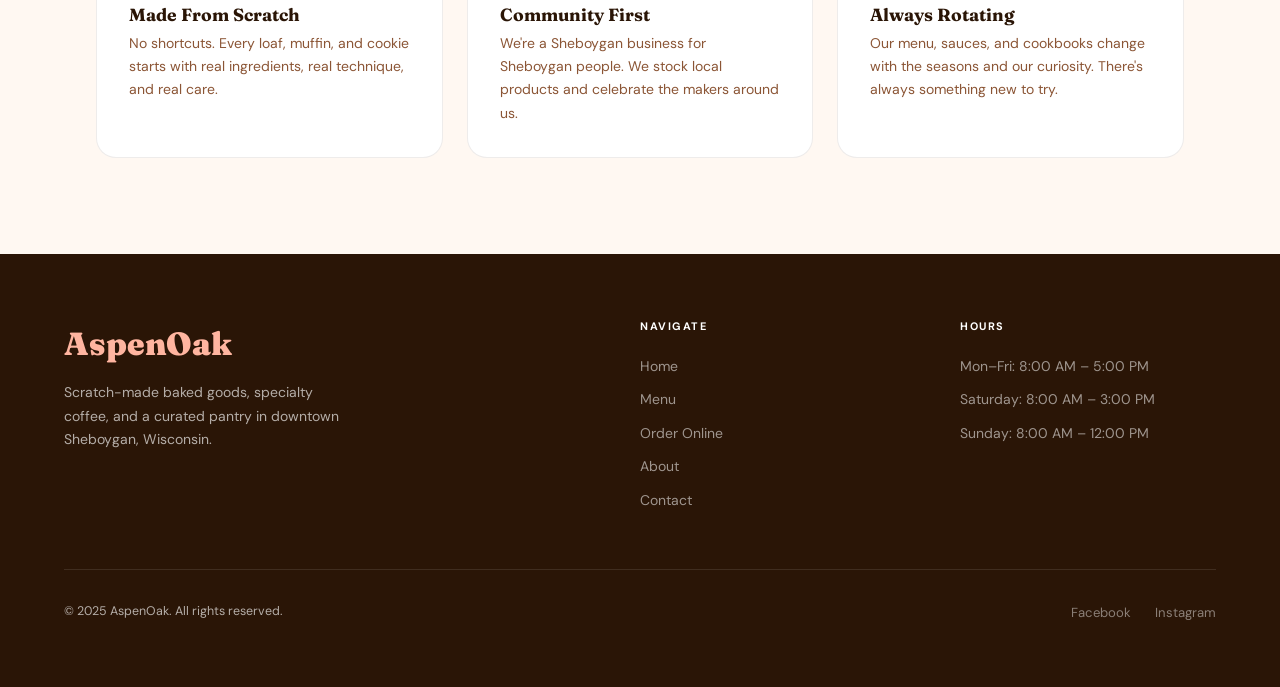
<file: about.html>
<!DOCTYPE html>
<html lang="en">
<head>
  <meta charset="UTF-8">
  <meta name="viewport" content="width=device-width, initial-scale=1.0">
  <title>About — AspenOak</title>
  <meta name="description" content="Learn about AspenOak — a scratch-made bakery, coffee shop, and curated pantry in downtown Sheboygan, WI.">
  <link rel="stylesheet" href="css/style.css">
</head>
<body>

  <nav>
    <a href="index.html" class="nav-logo">AspenOak</a>
    <button class="nav-toggle" aria-label="Toggle navigation">
      <span></span><span></span><span></span>
    </button>
    <ul class="nav-links">
      <li><a href="index.html">Home</a></li>
      <li><a href="menu.html">Menu</a></li>
      <li><a href="about.html">About</a></li>
      <li><a href="contact.html">Contact</a></li>
      <li class="cta-link"><a href="order.html">Order Online</a></li>
    </ul>
  </nav>

  <header class="page-header">
    <p class="section-label">Our story</p>
    <h1>About AspenOak</h1>
    <p>A little bakery with a lot of heart, right in the heart of downtown Sheboygan.</p>
  </header>

  <!-- ─── Story ─── -->
  <div class="about-story">
    <div class="about-img">
      <img src="Pictures/insidebuilding.png" alt="Inside AspenOak — curated pantry shelves in downtown Sheboygan">
    </div>
    <div class="about-content">
      <p class="section-label">Who we are</p>
      <h2 class="section-title">Born from a love of good food &amp; good people.</h2>

      <!-- ✏️ UPDATE THIS TEXT with the real bakery story -->
      <p>AspenOak started with a simple idea: that a neighborhood should have a place where the bread is baked fresh every morning, the coffee is pulled with care, and the shelves are stocked with things you actually want to bring home.</p>
      <p>Tucked into downtown Sheboygan at 633 N 8th Street, we're more than a bakery. We're part pantry, part coffee shop, part cookbook store — a spot built for people who care about what they eat and where it comes from.</p>
      <p>Everything on our menu is made from scratch. Our sourdough ferments overnight. Our muffins are baked in the morning. Our bagel sandwiches are assembled fresh on the weekend — and you can order them online so they're waiting for you when you walk in.</p>
      <p>We're proud to be part of the Sheboygan community, and we're just getting started.</p>

      <a href="contact.html" class="btn btn-primary" style="margin-top:0.5rem;">Come Say Hello →</a>
    </div>
  </div>

  <!-- ─── Values ─── -->
  <div class="values-section">
    <h2 class="section-title">What we stand for.</h2>
    <div class="values-grid">
      <div class="value-card">
        <div class="value-icon">🌾</div>
        <h4>Made From Scratch</h4>
        <p>No shortcuts. Every loaf, muffin, and cookie starts with real ingredients, real technique, and real care.</p>
      </div>
      <div class="value-card">
        <div class="value-icon">📍</div>
        <h4>Community First</h4>
        <p>We're a Sheboygan business for Sheboygan people. We stock local products and celebrate the makers around us.</p>
      </div>
      <div class="value-card">
        <div class="value-icon">🔄</div>
        <h4>Always Rotating</h4>
        <p>Our menu, sauces, and cookbooks change with the seasons and our curiosity. There's always something new to try.</p>
      </div>
    </div>
  </div>

  <!-- ─── Footer ─── -->
  <footer>
    <div class="footer-inner">
      <div class="footer-brand">
        <span class="footer-logo">AspenOak</span>
        <p>Scratch-made baked goods, specialty coffee, and a curated pantry in downtown Sheboygan, Wisconsin.</p>
      </div>
      <div class="footer-col">
        <h5>Navigate</h5>
        <ul>
          <li><a href="index.html">Home</a></li>
          <li><a href="menu.html">Menu</a></li>
          <li><a href="order.html">Order Online</a></li>
          <li><a href="about.html">About</a></li>
          <li><a href="contact.html">Contact</a></li>
        </ul>
      </div>
      <div class="footer-col">
        <h5>Hours</h5>
        <ul>
          <li><a>Mon–Fri: 8:00 AM – 5:00 PM</a></li>
          <li><a>Saturday: 8:00 AM – 3:00 PM</a></li>
          <li><a>Sunday: 8:00 AM – 12:00 PM</a></li>
        </ul>
      </div>
    </div>
    <div class="footer-bottom">
      <span>© 2025 AspenOak. All rights reserved.</span>
      <div class="footer-social">
        <a href="https://www.facebook.com/AspenOakHome" target="_blank" rel="noopener">Facebook</a>
        <a href="https://www.instagram.com/AspenOakHome" target="_blank" rel="noopener">Instagram</a>
      </div>
    </div>
  </footer>

  <script src="js/main.js"></script>
</body>
</html>
</file>
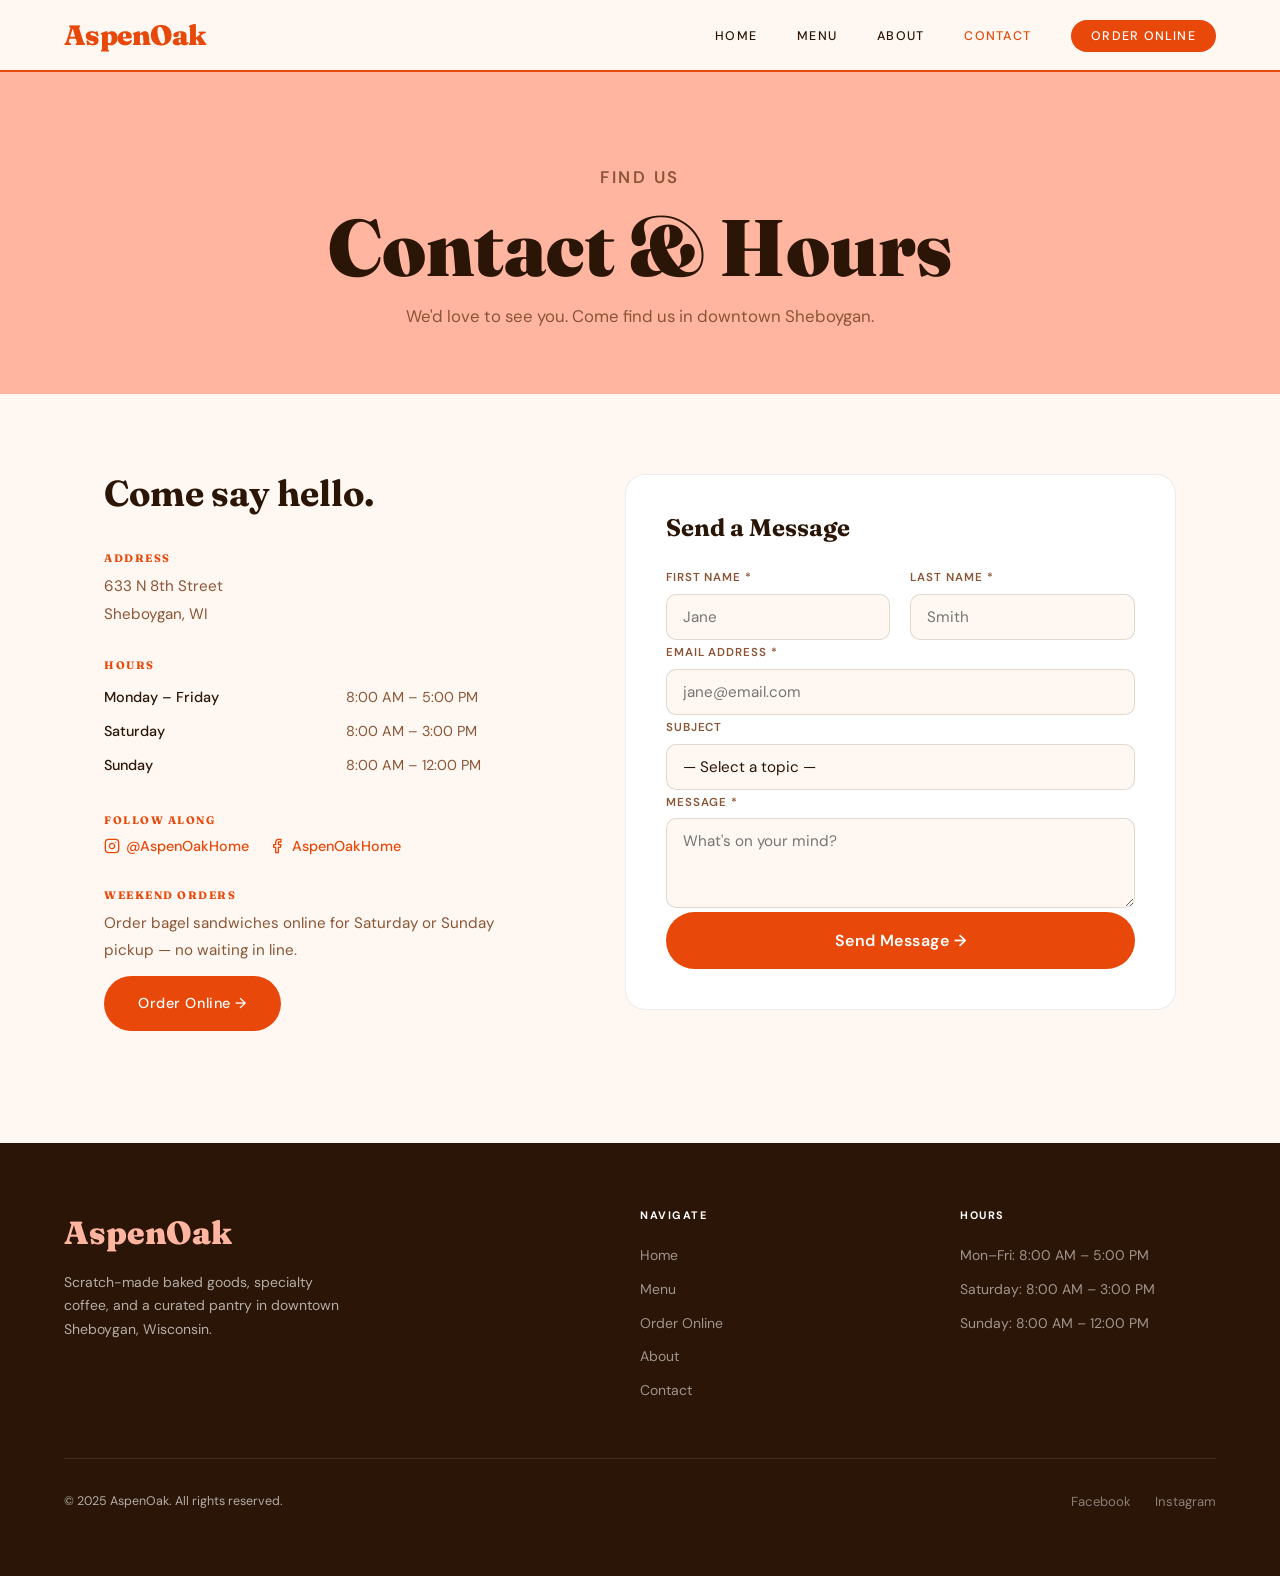
<file: contact.html>
<!DOCTYPE html>
<html lang="en">
<head>
  <meta charset="UTF-8">
  <meta name="viewport" content="width=device-width, initial-scale=1.0">
  <title>Contact — AspenOak</title>
  <meta name="description" content="Visit AspenOak at 633 N 8th Street in downtown Sheboygan, WI. Hours, social media, and contact info.">
  <link rel="stylesheet" href="css/style.css">
</head>
<body>

  <nav>
    <a href="index.html" class="nav-logo">AspenOak</a>
    <button class="nav-toggle" aria-label="Toggle navigation">
      <span></span><span></span><span></span>
    </button>
    <ul class="nav-links">
      <li><a href="index.html">Home</a></li>
      <li><a href="menu.html">Menu</a></li>
      <li><a href="about.html">About</a></li>
      <li><a href="contact.html">Contact</a></li>
      <li class="cta-link"><a href="order.html">Order Online</a></li>
    </ul>
  </nav>

  <header class="page-header">
    <p class="section-label">Find us</p>
    <h1>Contact &amp; Hours</h1>
    <p>We'd love to see you. Come find us in downtown Sheboygan.</p>
  </header>

  <div class="contact-layout">

    <!-- ─── Info Column ─── -->
    <div class="contact-info">
      <h2>Come say hello.</h2>

      <div class="info-block">
        <h4>Address</h4>
        <address>
          633 N 8th Street<br>
          Sheboygan, WI
        </address>
      </div>

      <div class="info-block">
        <h4>Hours</h4>
        <table class="hours-tbl">
          <tbody>
            <tr>
              <td>Monday – Friday</td>
              <td>8:00 AM – 5:00 PM</td>
            </tr>
            <tr>
              <td>Saturday</td>
              <td>8:00 AM – 3:00 PM</td>
            </tr>
            <tr>
              <td>Sunday</td>
              <td>8:00 AM – 12:00 PM</td>
            </tr>
          </tbody>
        </table>
      </div>

      <div class="info-block">
        <h4>Follow Along</h4>
        <div class="social-row">
          <a href="https://www.instagram.com/AspenOakHome" target="_blank" rel="noopener" class="social-link">
            <svg width="16" height="16" viewBox="0 0 24 24" fill="none" stroke="currentColor" stroke-width="2" stroke-linecap="round" stroke-linejoin="round"><rect x="2" y="2" width="20" height="20" rx="5" ry="5"/><path d="M16 11.37A4 4 0 1112.63 8 4 4 0 0116 11.37z"/><line x1="17.5" y1="6.5" x2="17.51" y2="6.5"/></svg>
            @AspenOakHome
          </a>
          <a href="https://www.facebook.com/AspenOakHome" target="_blank" rel="noopener" class="social-link">
            <svg width="16" height="16" viewBox="0 0 24 24" fill="none" stroke="currentColor" stroke-width="2" stroke-linecap="round" stroke-linejoin="round"><path d="M18 2h-3a5 5 0 00-5 5v3H7v4h3v8h4v-8h3l1-4h-4V7a1 1 0 011-1h3z"/></svg>
            AspenOakHome
          </a>
        </div>
      </div>

      <div class="info-block">
        <h4>Weekend Orders</h4>
        <p>Order bagel sandwiches online for Saturday or Sunday pickup — no waiting in line.</p>
        <a href="order.html" class="btn btn-primary" style="margin-top:0.75rem;display:inline-block;">Order Online →</a>
      </div>
    </div>

    <!-- ─── Contact Form ─── -->
    <div class="contact-form-card">
      <h3>Send a Message</h3>
      <form id="contact-form" novalidate>
        <div class="form-row">
          <div class="form-group">
            <label for="c-first">First Name *</label>
            <input type="text" id="c-first" name="first-name" placeholder="Jane" required>
          </div>
          <div class="form-group">
            <label for="c-last">Last Name *</label>
            <input type="text" id="c-last" name="last-name" placeholder="Smith" required>
          </div>
        </div>
        <div class="form-group">
          <label for="c-email">Email Address *</label>
          <input type="email" id="c-email" name="email" placeholder="jane@email.com" required>
        </div>
        <div class="form-group">
          <label for="c-subject">Subject</label>
          <select id="c-subject" name="subject">
            <option value="">— Select a topic —</option>
            <option value="general">General Question</option>
            <option value="order">Order Question</option>
            <option value="catering">Catering / Events</option>
            <option value="wholesale">Wholesale Inquiry</option>
            <option value="feedback">Feedback</option>
            <option value="other">Other</option>
          </select>
        </div>
        <div class="form-group">
          <label for="c-message">Message *</label>
          <textarea id="c-message" name="message" placeholder="What's on your mind?" required></textarea>
        </div>
        <button type="submit" class="btn btn-primary btn-submit">Send Message →</button>
      </form>
    </div>

  </div><!-- /.contact-layout -->

  <!-- ─── Footer ─── -->
  <footer>
    <div class="footer-inner">
      <div class="footer-brand">
        <span class="footer-logo">AspenOak</span>
        <p>Scratch-made baked goods, specialty coffee, and a curated pantry in downtown Sheboygan, Wisconsin.</p>
      </div>
      <div class="footer-col">
        <h5>Navigate</h5>
        <ul>
          <li><a href="index.html">Home</a></li>
          <li><a href="menu.html">Menu</a></li>
          <li><a href="order.html">Order Online</a></li>
          <li><a href="about.html">About</a></li>
          <li><a href="contact.html">Contact</a></li>
        </ul>
      </div>
      <div class="footer-col">
        <h5>Hours</h5>
        <ul>
          <li><a>Mon–Fri: 8:00 AM – 5:00 PM</a></li>
          <li><a>Saturday: 8:00 AM – 3:00 PM</a></li>
          <li><a>Sunday: 8:00 AM – 12:00 PM</a></li>
        </ul>
      </div>
    </div>
    <div class="footer-bottom">
      <span>© 2025 AspenOak. All rights reserved.</span>
      <div class="footer-social">
        <a href="https://www.facebook.com/AspenOakHome" target="_blank" rel="noopener">Facebook</a>
        <a href="https://www.instagram.com/AspenOakHome" target="_blank" rel="noopener">Instagram</a>
      </div>
    </div>
  </footer>

  <script src="js/main.js"></script>
</body>
</html>
</file>
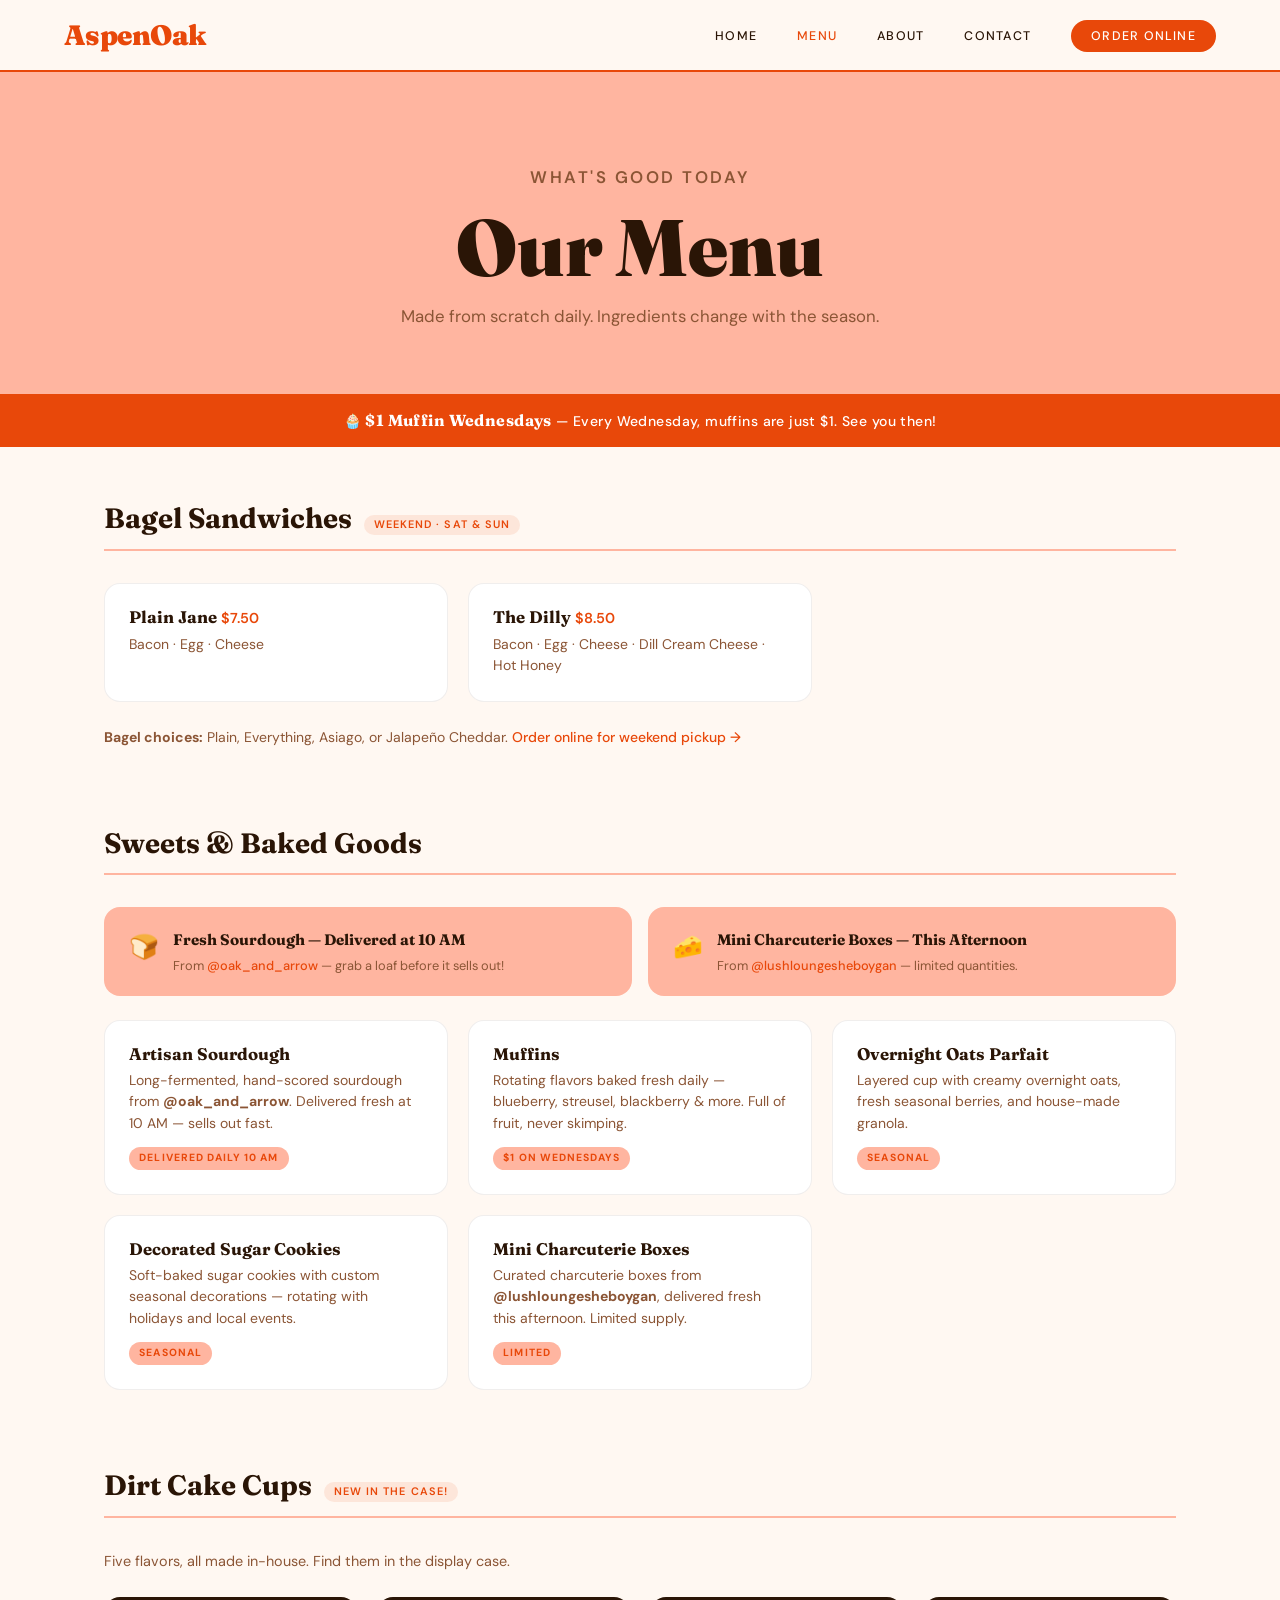
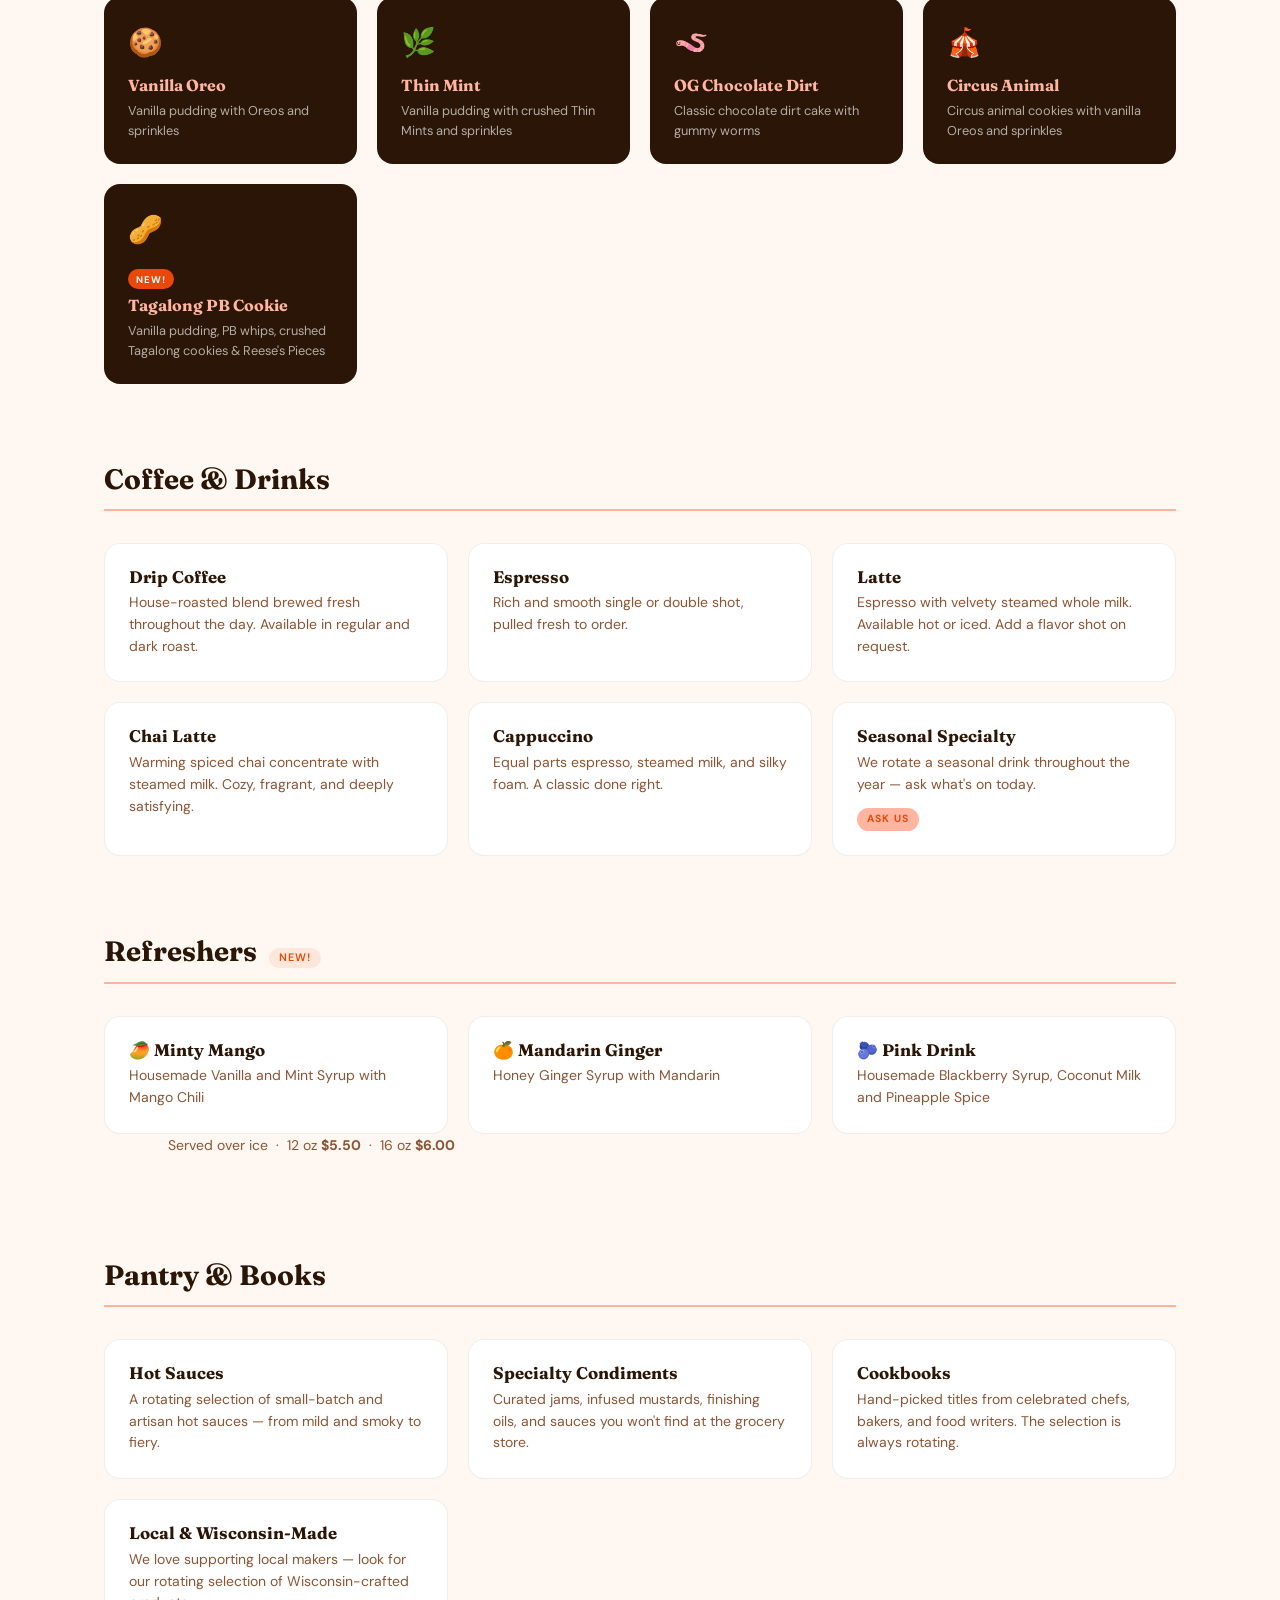
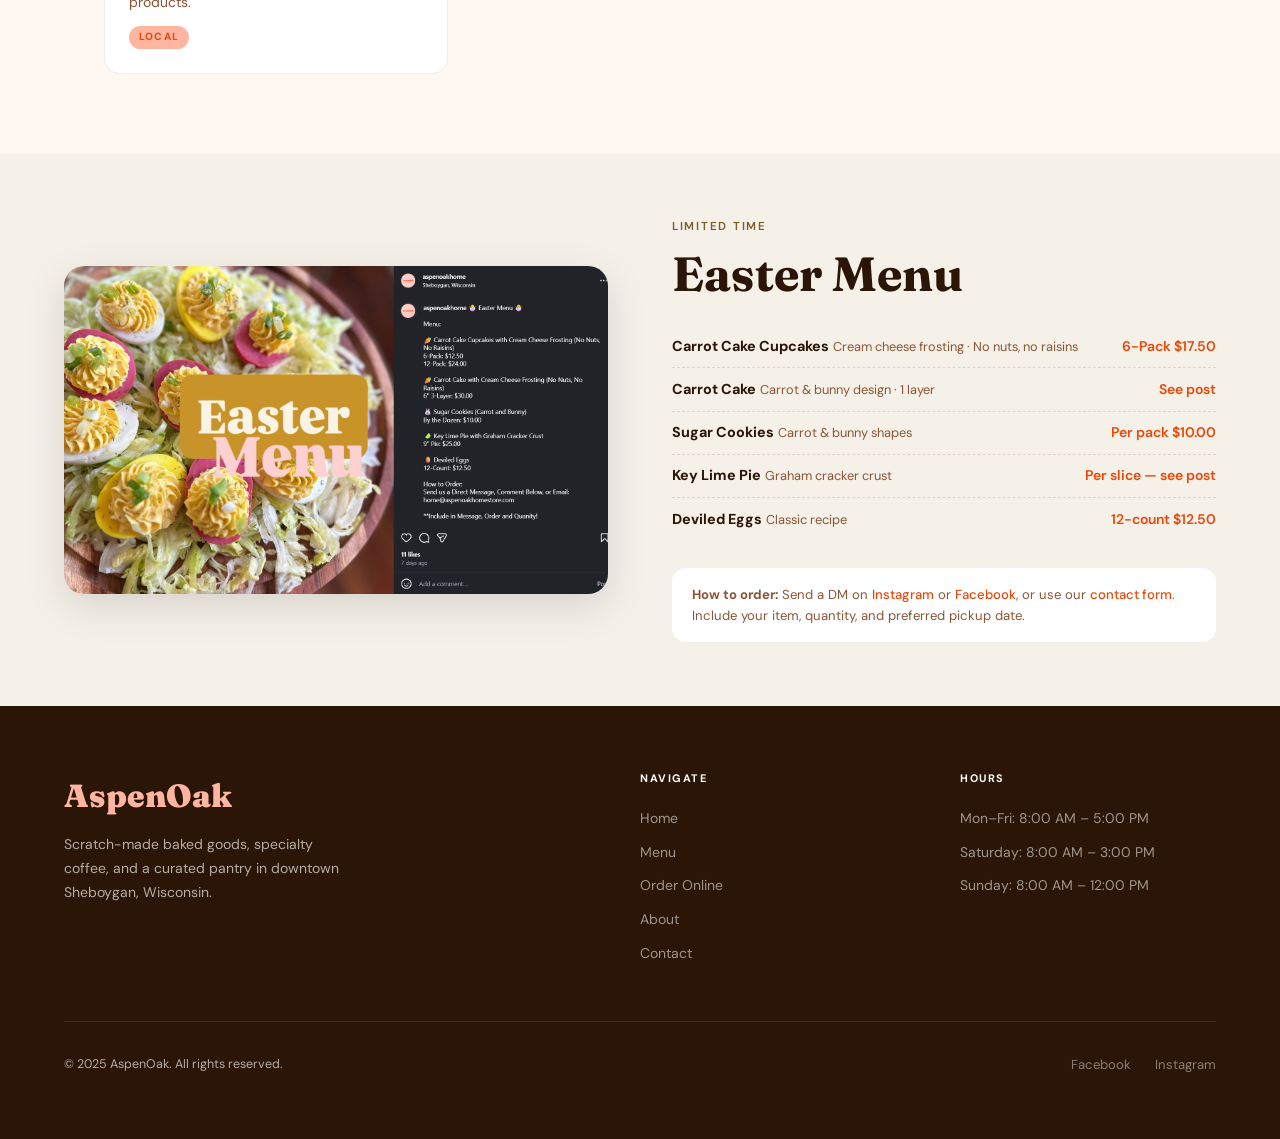
<file: menu.html>
<!DOCTYPE html>
<html lang="en">
<head>
  <meta charset="UTF-8">
  <meta name="viewport" content="width=device-width, initial-scale=1.0">
  <title>Menu — AspenOak</title>
  <meta name="description" content="Scratch-made bagel sandwiches, pastries, coffee, and pantry goods at AspenOak in downtown Sheboygan.">
  <link rel="stylesheet" href="css/style.css">
</head>
<body>

  <nav>
    <a href="index.html" class="nav-logo">AspenOak</a>
    <button class="nav-toggle" aria-label="Toggle navigation">
      <span></span><span></span><span></span>
    </button>
    <ul class="nav-links">
      <li><a href="index.html">Home</a></li>
      <li><a href="menu.html">Menu</a></li>
      <li><a href="about.html">About</a></li>
      <li><a href="contact.html">Contact</a></li>
      <li class="cta-link"><a href="order.html">Order Online</a></li>
    </ul>
  </nav>

  <header class="page-header">
    <p class="section-label">What's good today</p>
    <h1>Our Menu</h1>
    <p>Made from scratch daily. Ingredients change with the season.</p>
  </header>

  <!-- Wednesday Deal Banner -->
  <div class="wednesday-banner">
    🧁 <strong>$1 Muffin Wednesdays</strong> — Every Wednesday, muffins are just $1. See you then!
  </div>

  <div class="menu-wrapper">

    <!-- ─── Bagel Sandwiches ─── -->
    <div class="menu-section" id="bagels">
      <h2 class="menu-section-title">
        Bagel Sandwiches
        <span class="section-badge">Weekend · Sat &amp; Sun</span>
      </h2>
      <div class="menu-grid">
        <div class="menu-item">
          <h4>Plain Jane <span style="color:var(--orange);font-family:'DM Sans';font-weight:600;font-size:0.9rem;">$7.50</span></h4>
          <p>Bacon · Egg · Cheese</p>
        </div>
        <div class="menu-item">
          <h4>The Dilly <span style="color:var(--orange);font-family:'DM Sans';font-weight:600;font-size:0.9rem;">$8.50</span></h4>
          <p>Bacon · Egg · Cheese · Dill Cream Cheese · Hot Honey</p>
        </div>
      </div>
    </div>

    <div class="menu-note">
      <strong>Bagel choices:</strong> Plain, Everything, Asiago, or Jalapeño Cheddar.
      <a href="order.html">Order online for weekend pickup →</a>
    </div>

    <!-- ─── Sweets & Baked Goods ─── -->
    <div class="menu-section" id="sweets">
      <h2 class="menu-section-title">Sweets &amp; Baked Goods</h2>

      <!-- Specials callouts -->
      <div class="specials-bar" style="padding: 0 0 1.5rem;">
        <div class="special-callout highlight">
          <div class="special-callout-icon">🍞</div>
          <div>
            <h5>Fresh Sourdough — Delivered at 10 AM</h5>
            <p>From <a href="https://www.instagram.com/oak_and_arrow" target="_blank" rel="noopener">@oak_and_arrow</a> — grab a loaf before it sells out!</p>
          </div>
        </div>
        <div class="special-callout highlight">
          <div class="special-callout-icon">🧀</div>
          <div>
            <h5>Mini Charcuterie Boxes — This Afternoon</h5>
            <p>From <a href="https://www.instagram.com/lushloungesheboygan" target="_blank" rel="noopener">@lushloungesheboygan</a> — limited quantities.</p>
          </div>
        </div>
      </div>

      <div class="menu-grid">
        <div class="menu-item">
          <h4>Artisan Sourdough</h4>
          <p>Long-fermented, hand-scored sourdough from <strong>@oak_and_arrow</strong>. Delivered fresh at 10 AM — sells out fast.</p>
          <span class="item-tag">Delivered Daily 10 AM</span>
        </div>
        <div class="menu-item">
          <h4>Muffins</h4>
          <p>Rotating flavors baked fresh daily — blueberry, streusel, blackberry &amp; more. Full of fruit, never skimping.</p>
          <span class="item-tag">$1 on Wednesdays</span>
        </div>
        <div class="menu-item">
          <h4>Overnight Oats Parfait</h4>
          <p>Layered cup with creamy overnight oats, fresh seasonal berries, and house-made granola.</p>
          <span class="item-tag">Seasonal</span>
        </div>
        <div class="menu-item">
          <h4>Decorated Sugar Cookies</h4>
          <p>Soft-baked sugar cookies with custom seasonal decorations — rotating with holidays and local events.</p>
          <span class="item-tag">Seasonal</span>
        </div>
        <div class="menu-item">
          <h4>Mini Charcuterie Boxes</h4>
          <p>Curated charcuterie boxes from <strong>@lushloungesheboygan</strong>, delivered fresh this afternoon. Limited supply.</p>
          <span class="item-tag">Limited</span>
        </div>
      </div>
    </div>

    <!-- ─── Dirt Cake Cups ─── -->
    <div class="menu-section" id="dirt-cups">
      <h2 class="menu-section-title">
        Dirt Cake Cups
        <span class="section-badge">New in the Case!</span>
      </h2>
      <p style="font-size:0.9rem;color:var(--mid);margin-bottom:0.5rem;">Five flavors, all made in-house. Find them in the display case.</p>
      <div class="dirt-cups-grid">
        <div class="dirt-cup-card">
          <div class="cup-icon">🍪</div>
          <h4>Vanilla Oreo</h4>
          <p>Vanilla pudding with Oreos and sprinkles</p>
        </div>
        <div class="dirt-cup-card">
          <div class="cup-icon">🌿</div>
          <h4>Thin Mint</h4>
          <p>Vanilla pudding with crushed Thin Mints and sprinkles</p>
        </div>
        <div class="dirt-cup-card">
          <div class="cup-icon">🪱</div>
          <h4>OG Chocolate Dirt</h4>
          <p>Classic chocolate dirt cake with gummy worms</p>
        </div>
        <div class="dirt-cup-card">
          <div class="cup-icon">🎪</div>
          <h4>Circus Animal</h4>
          <p>Circus animal cookies with vanilla Oreos and sprinkles</p>
        </div>
        <div class="dirt-cup-card">
          <div class="cup-icon">🥜</div>
          <div class="new-badge">New!</div>
          <h4>Tagalong PB Cookie</h4>
          <p>Vanilla pudding, PB whips, crushed Tagalong cookies &amp; Reese's Pieces</p>
        </div>
      </div>
    </div>

    <!-- ─── Coffee & Drinks ─── -->
    <div class="menu-section" id="coffee">
      <h2 class="menu-section-title">Coffee &amp; Drinks</h2>
      <div class="menu-grid">
        <div class="menu-item">
          <h4>Drip Coffee</h4>
          <p>House-roasted blend brewed fresh throughout the day. Available in regular and dark roast.</p>
        </div>
        <div class="menu-item">
          <h4>Espresso</h4>
          <p>Rich and smooth single or double shot, pulled fresh to order.</p>
        </div>
        <div class="menu-item">
          <h4>Latte</h4>
          <p>Espresso with velvety steamed whole milk. Available hot or iced. Add a flavor shot on request.</p>
        </div>
        <div class="menu-item">
          <h4>Chai Latte</h4>
          <p>Warming spiced chai concentrate with steamed milk. Cozy, fragrant, and deeply satisfying.</p>
        </div>
        <div class="menu-item">
          <h4>Cappuccino</h4>
          <p>Equal parts espresso, steamed milk, and silky foam. A classic done right.</p>
        </div>
        <div class="menu-item">
          <h4>Seasonal Specialty</h4>
          <p>We rotate a seasonal drink throughout the year — ask what's on today.</p>
          <span class="item-tag">Ask Us</span>
        </div>
      </div>
    </div>

    <!-- ─── Refreshers ─── -->
    <div class="menu-section" id="refreshers">
      <h2 class="menu-section-title">
        Refreshers
        <span class="section-badge">New!</span>
      </h2>
      <div class="menu-grid">
        <div class="menu-item">
          <h4>🥭 Minty Mango</h4>
          <p>Housemade Vanilla and Mint Syrup with Mango Chili</p>
        </div>
        <div class="menu-item">
          <h4>🍊 Mandarin Ginger</h4>
          <p>Honey Ginger Syrup with Mandarin</p>
        </div>
        <div class="menu-item">
          <h4>🫐 Pink Drink</h4>
          <p>Housemade Blackberry Syrup, Coconut Milk and Pineapple Spice</p>
        </div>
      </div>
      <div class="menu-note">
        Served over ice &nbsp;·&nbsp; 12 oz <strong>$5.50</strong> &nbsp;·&nbsp; 16 oz <strong>$6.00</strong>
      </div>
    </div>

    <!-- ─── Pantry & Books ─── -->
    <div class="menu-section" id="pantry">
      <h2 class="menu-section-title">Pantry &amp; Books</h2>
      <div class="menu-grid">
        <div class="menu-item">
          <h4>Hot Sauces</h4>
          <p>A rotating selection of small-batch and artisan hot sauces — from mild and smoky to fiery.</p>
        </div>
        <div class="menu-item">
          <h4>Specialty Condiments</h4>
          <p>Curated jams, infused mustards, finishing oils, and sauces you won't find at the grocery store.</p>
        </div>
        <div class="menu-item">
          <h4>Cookbooks</h4>
          <p>Hand-picked titles from celebrated chefs, bakers, and food writers. The selection is always rotating.</p>
        </div>
        <div class="menu-item">
          <h4>Local &amp; Wisconsin-Made</h4>
          <p>We love supporting local makers — look for our rotating selection of Wisconsin-crafted products.</p>
          <span class="item-tag">Local</span>
        </div>
      </div>
    </div>

  </div><!-- /.menu-wrapper -->

  <!-- ─── Easter Menu ─── -->
  <section class="easter-section" id="easter">
    <div class="easter-inner">
      <div class="easter-img">
        <img src="Pictures/eastermenu.png" alt="AspenOak Easter Menu — deviled eggs, carrot cake cupcakes and more">
      </div>
      <div class="easter-content">
        <p class="section-label">Limited Time</p>
        <h2 class="section-title">Easter Menu</h2>
        <ul class="easter-items">
          <li>
            <div>
              <strong>Carrot Cake Cupcakes</strong>
              <span>Cream cheese frosting · No nuts, no raisins</span>
            </div>
            <span class="item-price">6-Pack $17.50</span>
          </li>
          <li>
            <div>
              <strong>Carrot Cake</strong>
              <span>Carrot &amp; bunny design · 1 layer</span>
            </div>
            <span class="item-price">See post</span>
          </li>
          <li>
            <div>
              <strong>Sugar Cookies</strong>
              <span>Carrot &amp; bunny shapes</span>
            </div>
            <span class="item-price">Per pack $10.00</span>
          </li>
          <li>
            <div>
              <strong>Key Lime Pie</strong>
              <span>Graham cracker crust</span>
            </div>
            <span class="item-price">Per slice — see post</span>
          </li>
          <li>
            <div>
              <strong>Deviled Eggs</strong>
              <span>Classic recipe</span>
            </div>
            <span class="item-price">12-count $12.50</span>
          </li>
        </ul>
        <div class="easter-order-note">
          <strong>How to order:</strong> Send a DM on <a href="https://www.instagram.com/AspenOakHome" target="_blank" rel="noopener">Instagram</a> or <a href="https://www.facebook.com/AspenOakHome" target="_blank" rel="noopener">Facebook</a>, or use our <a href="contact.html">contact form</a>. Include your item, quantity, and preferred pickup date.
        </div>
      </div>
    </div>
  </section>

  <!-- ─── Footer ─── -->
  <footer>
    <div class="footer-inner">
      <div class="footer-brand">
        <span class="footer-logo">AspenOak</span>
        <p>Scratch-made baked goods, specialty coffee, and a curated pantry in downtown Sheboygan, Wisconsin.</p>
      </div>
      <div class="footer-col">
        <h5>Navigate</h5>
        <ul>
          <li><a href="index.html">Home</a></li>
          <li><a href="menu.html">Menu</a></li>
          <li><a href="order.html">Order Online</a></li>
          <li><a href="about.html">About</a></li>
          <li><a href="contact.html">Contact</a></li>
        </ul>
      </div>
      <div class="footer-col">
        <h5>Hours</h5>
        <ul>
          <li><a>Mon–Fri: 8:00 AM – 5:00 PM</a></li>
          <li><a>Saturday: 8:00 AM – 3:00 PM</a></li>
          <li><a>Sunday: 8:00 AM – 12:00 PM</a></li>
        </ul>
      </div>
    </div>
    <div class="footer-bottom">
      <span>© 2025 AspenOak. All rights reserved.</span>
      <div class="footer-social">
        <a href="https://www.facebook.com/AspenOakHome" target="_blank" rel="noopener">Facebook</a>
        <a href="https://www.instagram.com/AspenOakHome" target="_blank" rel="noopener">Instagram</a>
      </div>
    </div>
  </footer>

  <script src="js/main.js"></script>
</body>
</html>
</file>
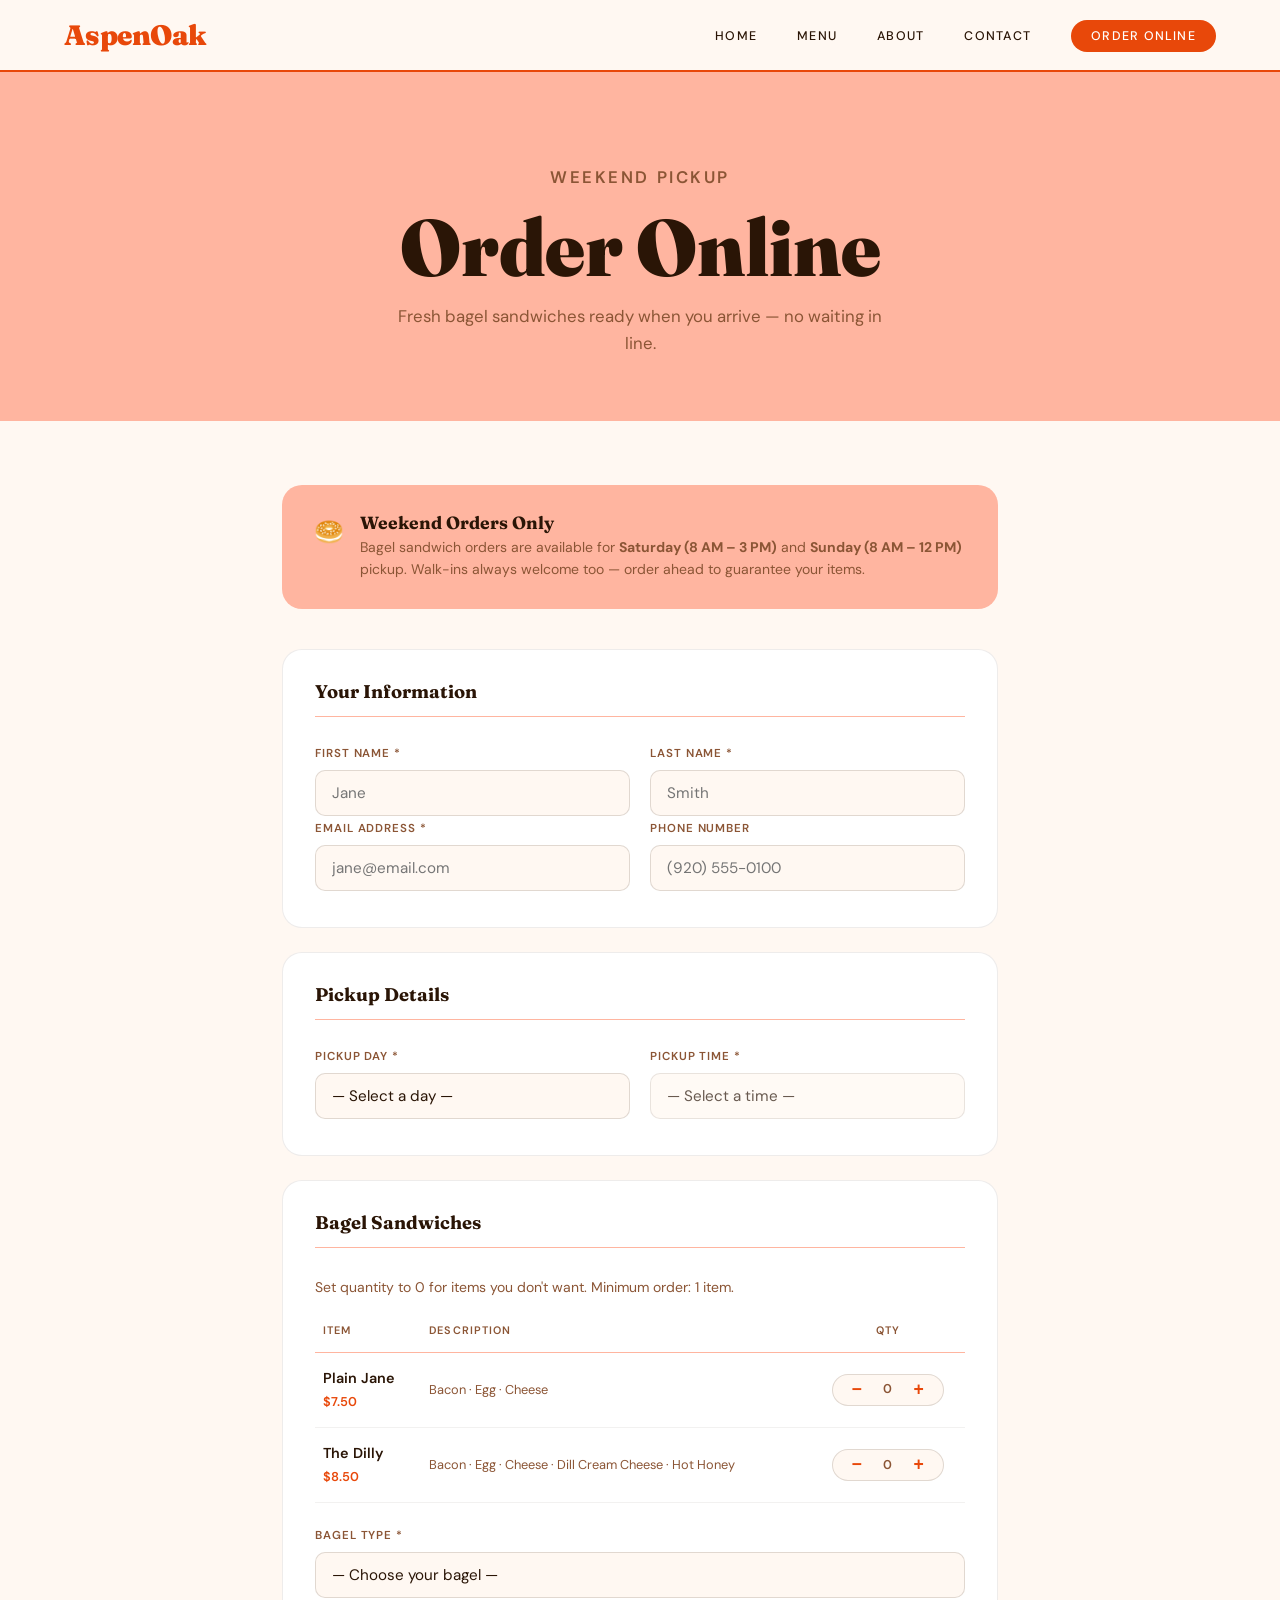
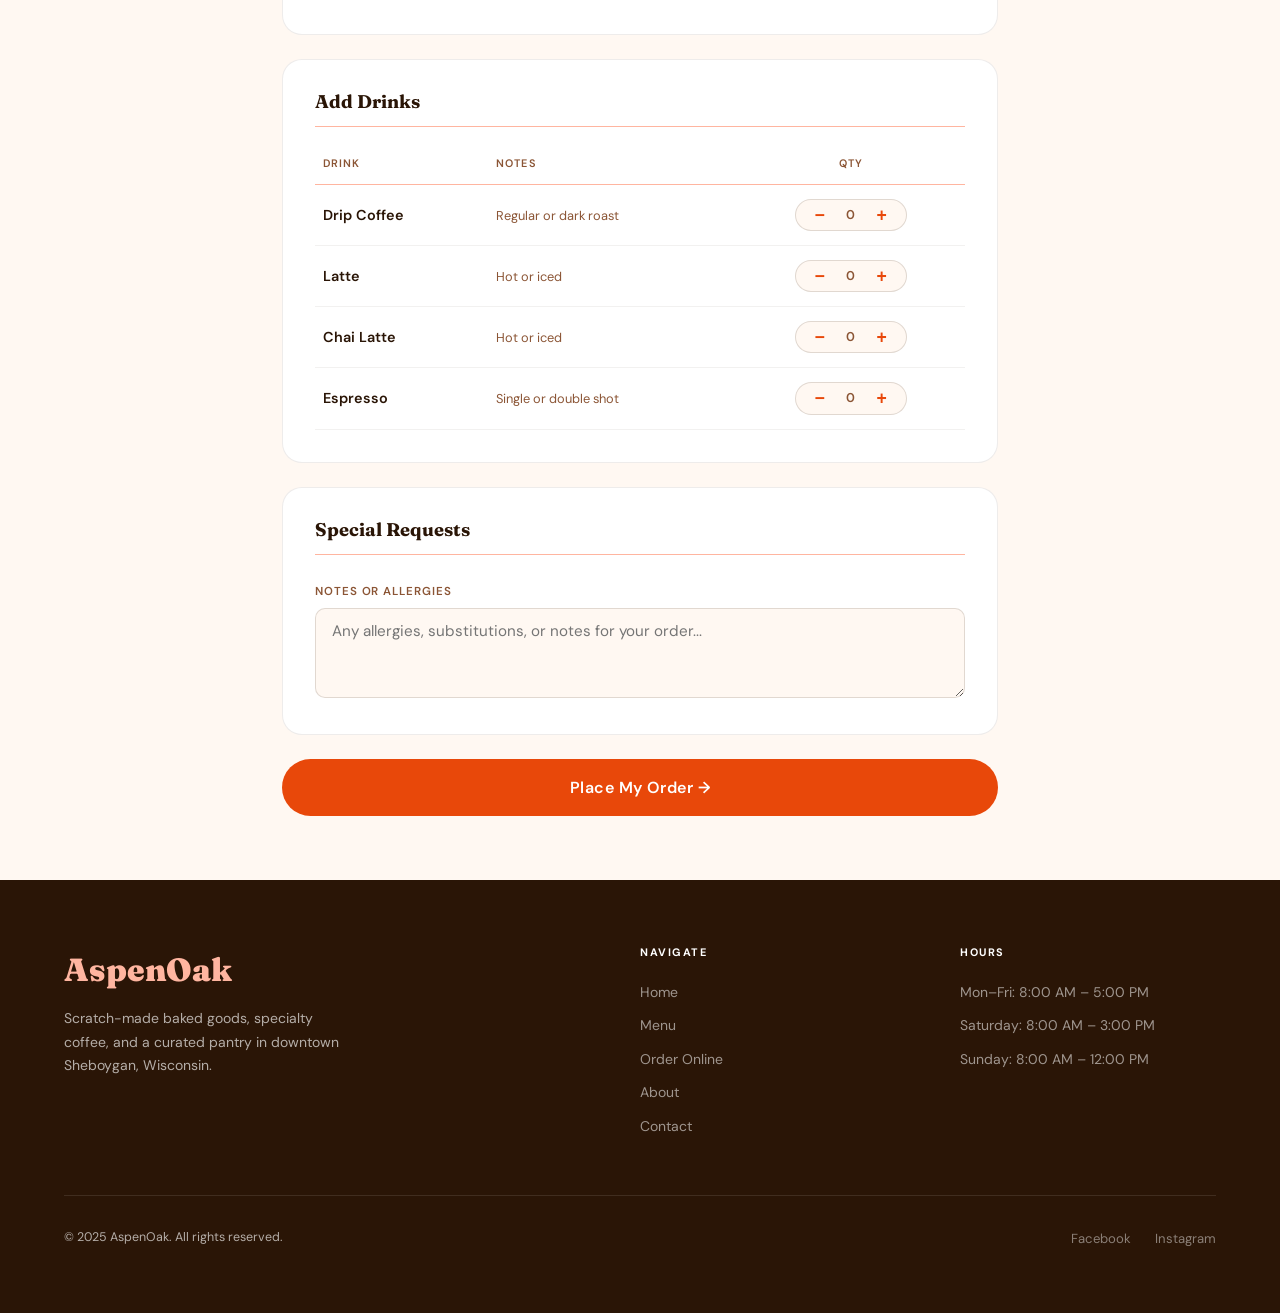
<file: order.html>
<!DOCTYPE html>
<html lang="en">
<head>
  <meta charset="UTF-8">
  <meta name="viewport" content="width=device-width, initial-scale=1.0">
  <title>Order Online — AspenOak</title>
  <meta name="description" content="Order bagel sandwiches online for weekend pickup at AspenOak in downtown Sheboygan.">
  <link rel="stylesheet" href="css/style.css">
</head>
<body>

  <nav>
    <a href="index.html" class="nav-logo">AspenOak</a>
    <button class="nav-toggle" aria-label="Toggle navigation">
      <span></span><span></span><span></span>
    </button>
    <ul class="nav-links">
      <li><a href="index.html">Home</a></li>
      <li><a href="menu.html">Menu</a></li>
      <li><a href="about.html">About</a></li>
      <li><a href="contact.html">Contact</a></li>
      <li class="cta-link"><a href="order.html">Order Online</a></li>
    </ul>
  </nav>

  <header class="page-header">
    <p class="section-label">Weekend pickup</p>
    <h1>Order Online</h1>
    <p>Fresh bagel sandwiches ready when you arrive — no waiting in line.</p>
  </header>

  <div class="order-wrapper">

    <div class="order-note">
      <div class="order-note-icon">🥯</div>
      <div>
        <h3>Weekend Orders Only</h3>
        <p>Bagel sandwich orders are available for <strong>Saturday (8 AM – 3 PM)</strong> and <strong>Sunday (8 AM – 12 PM)</strong> pickup. Walk-ins always welcome too — order ahead to guarantee your items.</p>
      </div>
    </div>

    <!-- ─── Order Form ─── -->
    <form id="order-form" novalidate>

      <!-- Contact Info -->
      <div class="form-card">
        <h3 class="form-card-title">Your Information</h3>
        <div class="form-row">
          <div class="form-group">
            <label for="first-name">First Name *</label>
            <input type="text" id="first-name" name="first-name" placeholder="Jane" required>
          </div>
          <div class="form-group">
            <label for="last-name">Last Name *</label>
            <input type="text" id="last-name" name="last-name" placeholder="Smith" required>
          </div>
        </div>
        <div class="form-row">
          <div class="form-group">
            <label for="email">Email Address *</label>
            <input type="email" id="email" name="email" placeholder="jane@email.com" required>
          </div>
          <div class="form-group">
            <label for="phone">Phone Number</label>
            <input type="tel" id="phone" name="phone" placeholder="(920) 555-0100">
          </div>
        </div>
      </div>

      <!-- Pickup Details -->
      <div class="form-card">
        <h3 class="form-card-title">Pickup Details</h3>
        <div class="form-row">
          <div class="form-group">
            <label for="pickup-day">Pickup Day *</label>
            <select id="pickup-day" name="pickup-day" required>
              <option value="">— Select a day —</option>
              <option value="saturday">Saturday</option>
              <option value="sunday">Sunday</option>
            </select>
          </div>
          <div class="form-group">
            <label for="pickup-time">Pickup Time *</label>
            <select id="pickup-time" name="pickup-time" required disabled>
              <option value="">— Select a day first —</option>
            </select>
          </div>
        </div>
      </div>

      <!-- Bagel Sandwiches -->
      <div class="form-card">
        <h3 class="form-card-title">Bagel Sandwiches</h3>
        <p style="font-size:0.875rem;color:var(--mid);margin-bottom:1.5rem;">Set quantity to 0 for items you don't want. Minimum order: 1 item.</p>

        <table class="order-items">
          <thead>
            <tr>
              <th>Item</th>
              <th>Description</th>
              <th style="text-align:center;">Qty</th>
            </tr>
          </thead>
          <tbody>
            <tr>
              <td><strong>Plain Jane</strong> <span style="color:var(--orange);font-weight:600;">$7.50</span></td>
              <td><span>Bacon · Egg · Cheese</span></td>
              <td class="qty-cell">
                <div class="qty-ctrl">
                  <button type="button" class="qty-btn" data-dir="down">−</button>
                  <span class="qty-num">0</span>
                  <button type="button" class="qty-btn" data-dir="up">+</button>
                </div>
              </td>
            </tr>
            <tr>
              <td><strong>The Dilly</strong> <span style="color:var(--orange);font-weight:600;">$8.50</span></td>
              <td><span>Bacon · Egg · Cheese · Dill Cream Cheese · Hot Honey</span></td>
              <td class="qty-cell">
                <div class="qty-ctrl">
                  <button type="button" class="qty-btn" data-dir="down">−</button>
                  <span class="qty-num">0</span>
                  <button type="button" class="qty-btn" data-dir="up">+</button>
                </div>
              </td>
            </tr>
          </tbody>
        </table>

        <!-- Bagel Type Preference -->
        <div class="form-group" style="margin-top:1.5rem;">
          <label for="bagel-type">Bagel Type *</label>
          <select id="bagel-type" name="bagel-type" required>
            <option value="">— Choose your bagel —</option>
            <option value="plain">Plain</option>
            <option value="everything">Everything</option>
            <option value="asiago">Asiago</option>
            <option value="jalapeno-cheddar">Jalapeño Cheddar</option>
          </select>
        </div>
      </div>

      <!-- Drinks -->
      <div class="form-card">
        <h3 class="form-card-title">Add Drinks</h3>
        <table class="order-items">
          <thead>
            <tr>
              <th>Drink</th>
              <th>Notes</th>
              <th style="text-align:center;">Qty</th>
            </tr>
          </thead>
          <tbody>
            <tr>
              <td><strong>Drip Coffee</strong></td>
              <td><span>Regular or dark roast</span></td>
              <td class="qty-cell">
                <div class="qty-ctrl">
                  <button type="button" class="qty-btn" data-dir="down">−</button>
                  <span class="qty-num">0</span>
                  <button type="button" class="qty-btn" data-dir="up">+</button>
                </div>
              </td>
            </tr>
            <tr>
              <td><strong>Latte</strong></td>
              <td><span>Hot or iced</span></td>
              <td class="qty-cell">
                <div class="qty-ctrl">
                  <button type="button" class="qty-btn" data-dir="down">−</button>
                  <span class="qty-num">0</span>
                  <button type="button" class="qty-btn" data-dir="up">+</button>
                </div>
              </td>
            </tr>
            <tr>
              <td><strong>Chai Latte</strong></td>
              <td><span>Hot or iced</span></td>
              <td class="qty-cell">
                <div class="qty-ctrl">
                  <button type="button" class="qty-btn" data-dir="down">−</button>
                  <span class="qty-num">0</span>
                  <button type="button" class="qty-btn" data-dir="up">+</button>
                </div>
              </td>
            </tr>
            <tr>
              <td><strong>Espresso</strong></td>
              <td><span>Single or double shot</span></td>
              <td class="qty-cell">
                <div class="qty-ctrl">
                  <button type="button" class="qty-btn" data-dir="down">−</button>
                  <span class="qty-num">0</span>
                  <button type="button" class="qty-btn" data-dir="up">+</button>
                </div>
              </td>
            </tr>
          </tbody>
        </table>
      </div>

      <!-- Special Requests -->
      <div class="form-card">
        <h3 class="form-card-title">Special Requests</h3>
        <div class="form-group form-row solo">
          <label for="notes">Notes or Allergies</label>
          <textarea id="notes" name="notes" placeholder="Any allergies, substitutions, or notes for your order..."></textarea>
        </div>
      </div>

      <button type="submit" class="btn btn-primary btn-submit">Place My Order →</button>

    </form>

    <!-- Success State -->
    <div id="order-success" class="order-success">
      <div class="success-icon">🎉</div>
      <h2>Order Received!</h2>
      <p>Thanks for ordering from AspenOak. We'll have everything fresh and ready for your pickup.<br><br>
      Questions? Give us a call or stop by at <strong>633 N 8th Street, Sheboygan</strong>.<br>
      See you soon!</p>
    </div>

  </div><!-- /.order-wrapper -->

  <!-- ─── Footer ─── -->
  <footer>
    <div class="footer-inner">
      <div class="footer-brand">
        <span class="footer-logo">AspenOak</span>
        <p>Scratch-made baked goods, specialty coffee, and a curated pantry in downtown Sheboygan, Wisconsin.</p>
      </div>
      <div class="footer-col">
        <h5>Navigate</h5>
        <ul>
          <li><a href="index.html">Home</a></li>
          <li><a href="menu.html">Menu</a></li>
          <li><a href="order.html">Order Online</a></li>
          <li><a href="about.html">About</a></li>
          <li><a href="contact.html">Contact</a></li>
        </ul>
      </div>
      <div class="footer-col">
        <h5>Hours</h5>
        <ul>
          <li><a>Mon–Fri: 8:00 AM – 5:00 PM</a></li>
          <li><a>Saturday: 8:00 AM – 3:00 PM</a></li>
          <li><a>Sunday: 8:00 AM – 12:00 PM</a></li>
        </ul>
      </div>
    </div>
    <div class="footer-bottom">
      <span>© 2025 AspenOak. All rights reserved.</span>
      <div class="footer-social">
        <a href="https://www.facebook.com/AspenOakHome" target="_blank" rel="noopener">Facebook</a>
        <a href="https://www.instagram.com/AspenOakHome" target="_blank" rel="noopener">Instagram</a>
      </div>
    </div>
  </footer>

  <script src="js/main.js"></script>
</body>
</html>
</file>
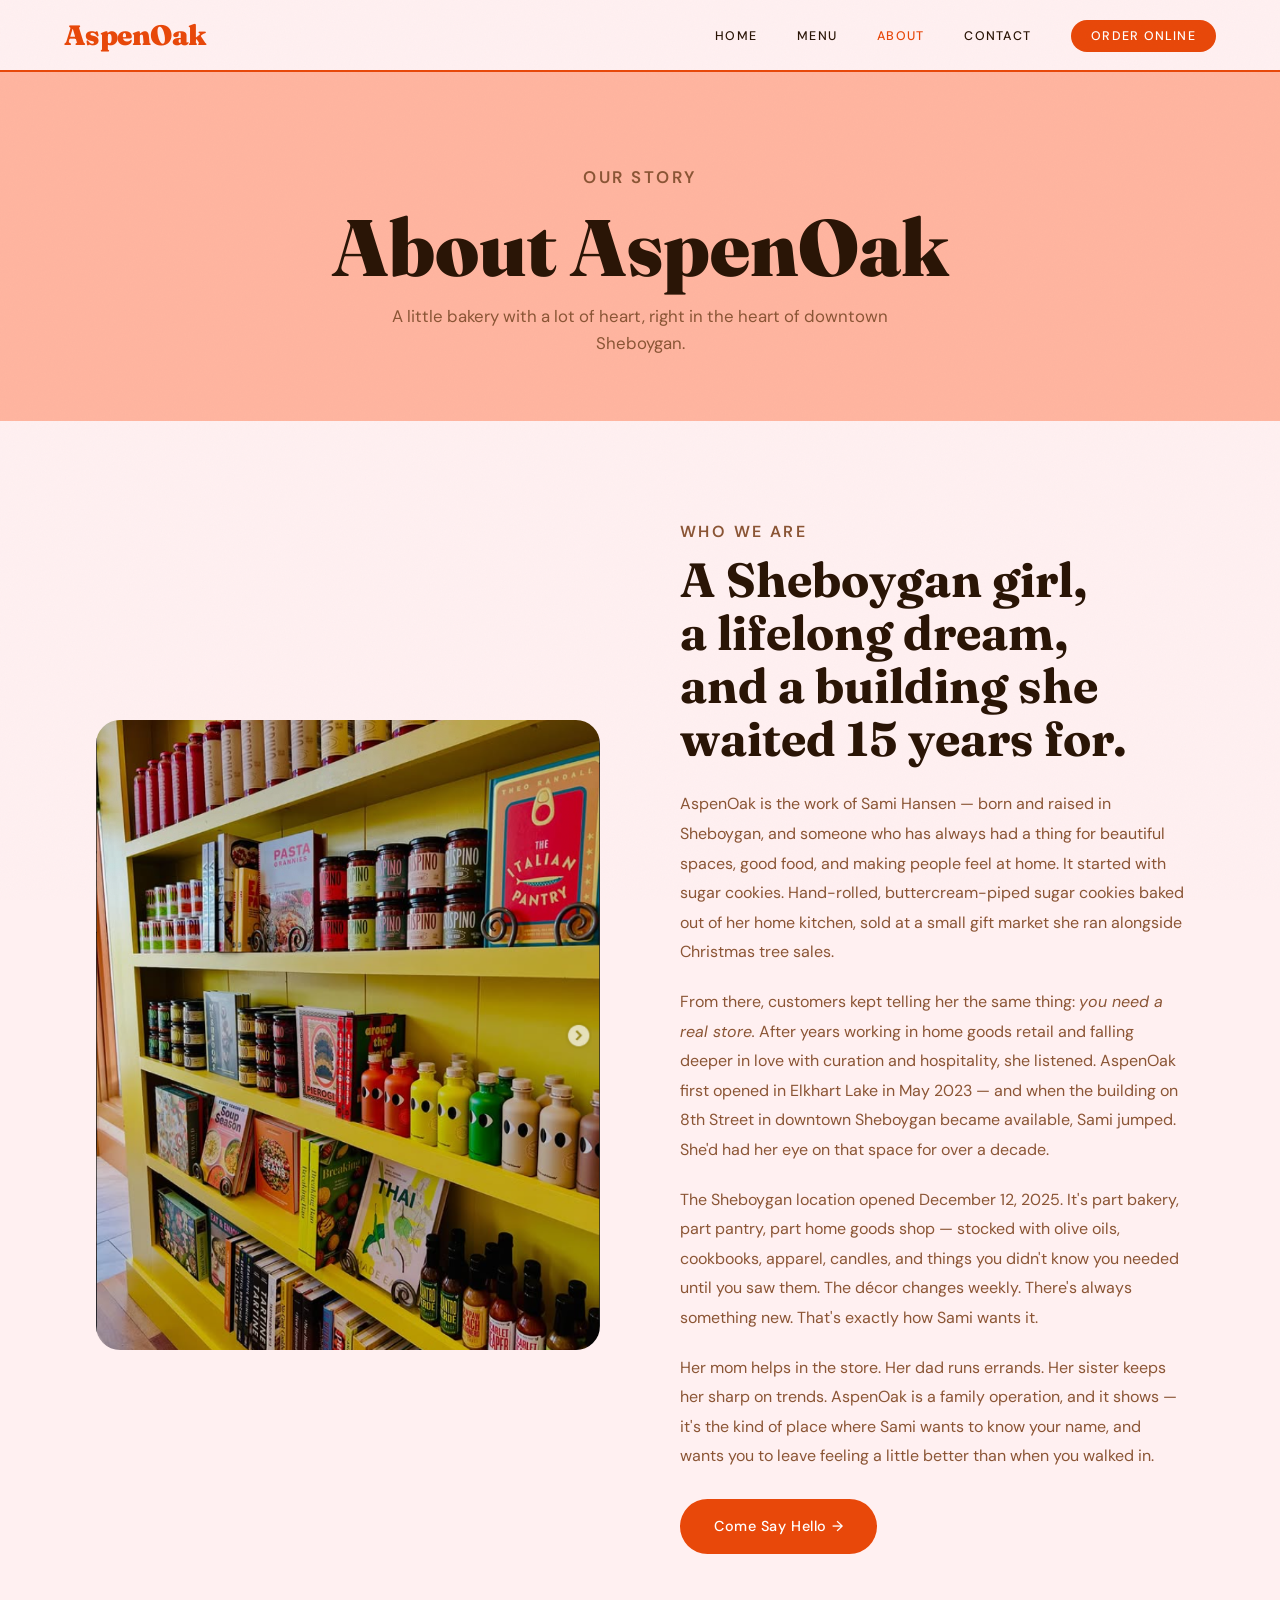
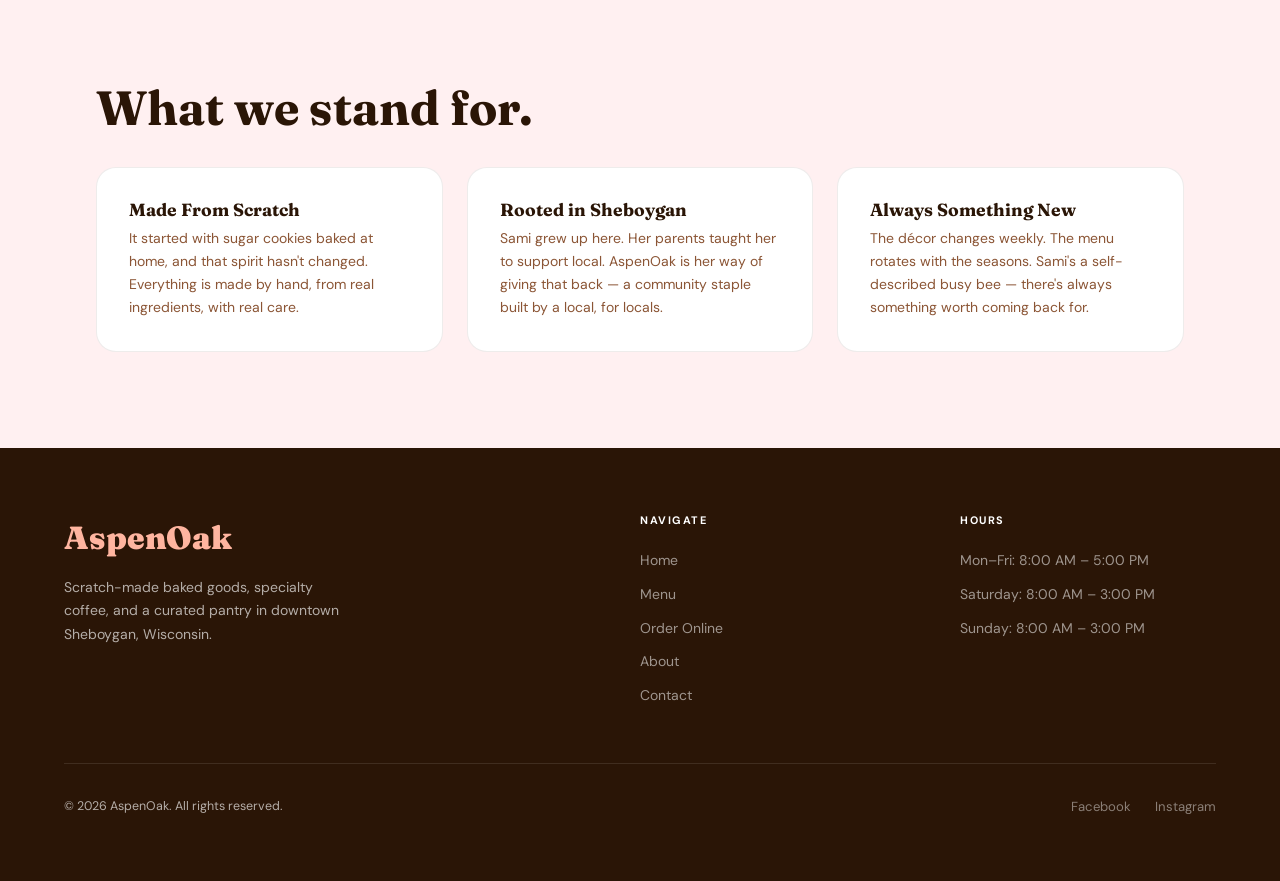
<file: site/about.html>
<!DOCTYPE html>
<html lang="en">
<head>
  <meta charset="UTF-8">
  <meta name="viewport" content="width=device-width, initial-scale=1.0">
  <title>About — AspenOak</title>
  <meta name="description" content="Meet Sami Hansen, the Sheboygan native behind AspenOak — a scratch-made bakery, curated pantry, and home goods shop at 633 N 8th Street.">
  <link rel="canonical" href="https://aspenoakhome.com/about.html">
  <meta property="og:type" content="website">
  <meta property="og:site_name" content="AspenOak">
  <meta property="og:title" content="About — AspenOak">
  <meta property="og:description" content="Meet Sami Hansen, the Sheboygan native behind AspenOak — a scratch-made bakery, curated pantry, and home goods shop at 633 N 8th Street.">
  <meta property="og:url" content="https://aspenoakhome.com/about.html">
  <meta property="og:image" content="https://aspenoakhome.com/assets/insidebuilding.png">
  <meta name="twitter:card" content="summary_large_image">
  <link rel="icon" href="assets/favicon.svg" type="image/svg+xml">
  <link rel="stylesheet" href="css/style.css">
</head>
<body>

  <nav>
    <a href="index.html" class="nav-logo">AspenOak</a>
    <button class="nav-toggle" aria-label="Toggle navigation">
      <span></span><span></span><span></span>
    </button>
    <ul class="nav-links">
      <li><a href="index.html">Home</a></li>
      <li><a href="menu.html">Menu</a></li>
      <li><a href="about.html">About</a></li>
      <li><a href="contact.html">Contact</a></li>
      <li class="cta-link"><a href="order.html">Order Online</a></li>
    </ul>
  </nav>

  <header class="page-header">
    <p class="section-label">Our story</p>
    <h1>About AspenOak</h1>
    <p>A little bakery with a lot of heart, right in the heart of downtown Sheboygan.</p>
  </header>

  <!-- ─── Story ─── -->
  <div class="about-story">
    <div class="about-img">
      <img src="assets/insidebuilding.png" alt="Inside AspenOak — curated pantry shelves in downtown Sheboygan">
    </div>
    <div class="about-content">
      <p class="section-label">Who we are</p>
      <h2 class="section-title">A Sheboygan girl, a lifelong dream, and a building she waited 15 years for.</h2>

      <p>AspenOak is the work of Sami Hansen — born and raised in Sheboygan, and someone who has always had a thing for beautiful spaces, good food, and making people feel at home. It started with sugar cookies. Hand-rolled, buttercream-piped sugar cookies baked out of her home kitchen, sold at a small gift market she ran alongside Christmas tree sales.</p>
      <p>From there, customers kept telling her the same thing: <em>you need a real store.</em> After years working in home goods retail and falling deeper in love with curation and hospitality, she listened. AspenOak first opened in Elkhart Lake in May 2023 — and when the building on 8th Street in downtown Sheboygan became available, Sami jumped. She'd had her eye on that space for over a decade.</p>
      <p>The Sheboygan location opened December 12, 2025. It's part bakery, part pantry, part home goods shop — stocked with olive oils, cookbooks, apparel, candles, and things you didn't know you needed until you saw them. The décor changes weekly. There's always something new. That's exactly how Sami wants it.</p>
      <p>Her mom helps in the store. Her dad runs errands. Her sister keeps her sharp on trends. AspenOak is a family operation, and it shows — it's the kind of place where Sami wants to know your name, and wants you to leave feeling a little better than when you walked in.</p>

      <a href="contact.html" class="btn btn-primary" style="margin-top:0.5rem;">Come Say Hello →</a>
    </div>
  </div>

  <!-- ─── Values ─── -->
  <div class="values-section">
    <h2 class="section-title">What we stand for.</h2>
    <div class="values-grid">
      <div class="value-card">
        <h4>Made From Scratch</h4>
        <p>It started with sugar cookies baked at home, and that spirit hasn't changed. Everything is made by hand, from real ingredients, with real care.</p>
      </div>
      <div class="value-card">
        <h4>Rooted in Sheboygan</h4>
        <p>Sami grew up here. Her parents taught her to support local. AspenOak is her way of giving that back — a community staple built by a local, for locals.</p>
      </div>
      <div class="value-card">
        <h4>Always Something New</h4>
        <p>The décor changes weekly. The menu rotates with the seasons. Sami's a self-described busy bee — there's always something worth coming back for.</p>
      </div>
    </div>
  </div>

  <!-- ─── Footer ─── -->
  <footer>
    <div class="footer-inner">
      <div class="footer-brand">
        <span class="footer-logo">AspenOak</span>
        <p>Scratch-made baked goods, specialty coffee, and a curated pantry in downtown Sheboygan, Wisconsin.</p>
      </div>
      <div class="footer-col">
        <h5>Navigate</h5>
        <ul>
          <li><a href="index.html">Home</a></li>
          <li><a href="menu.html">Menu</a></li>
          <li><a href="order.html">Order Online</a></li>
          <li><a href="about.html">About</a></li>
          <li><a href="contact.html">Contact</a></li>
        </ul>
      </div>
      <div class="footer-col">
        <h5>Hours</h5>
        <ul>
          <li><a>Mon–Fri: 8:00 AM – 5:00 PM</a></li>
          <li><a>Saturday: 8:00 AM – 3:00 PM</a></li>
          <li><a>Sunday: 8:00 AM – 3:00 PM</a></li>
        </ul>
      </div>
    </div>
    <div class="footer-bottom">
      <span>© 2025 AspenOak. All rights reserved.</span>
      <div class="footer-social">
        <a href="https://www.facebook.com/AspenOakHome" target="_blank" rel="noopener">Facebook</a>
        <a href="https://www.instagram.com/AspenOakHome" target="_blank" rel="noopener">Instagram</a>
      </div>
    </div>
  </footer>

  <script src="js/main.js"></script>
</body>
</html>
</file>
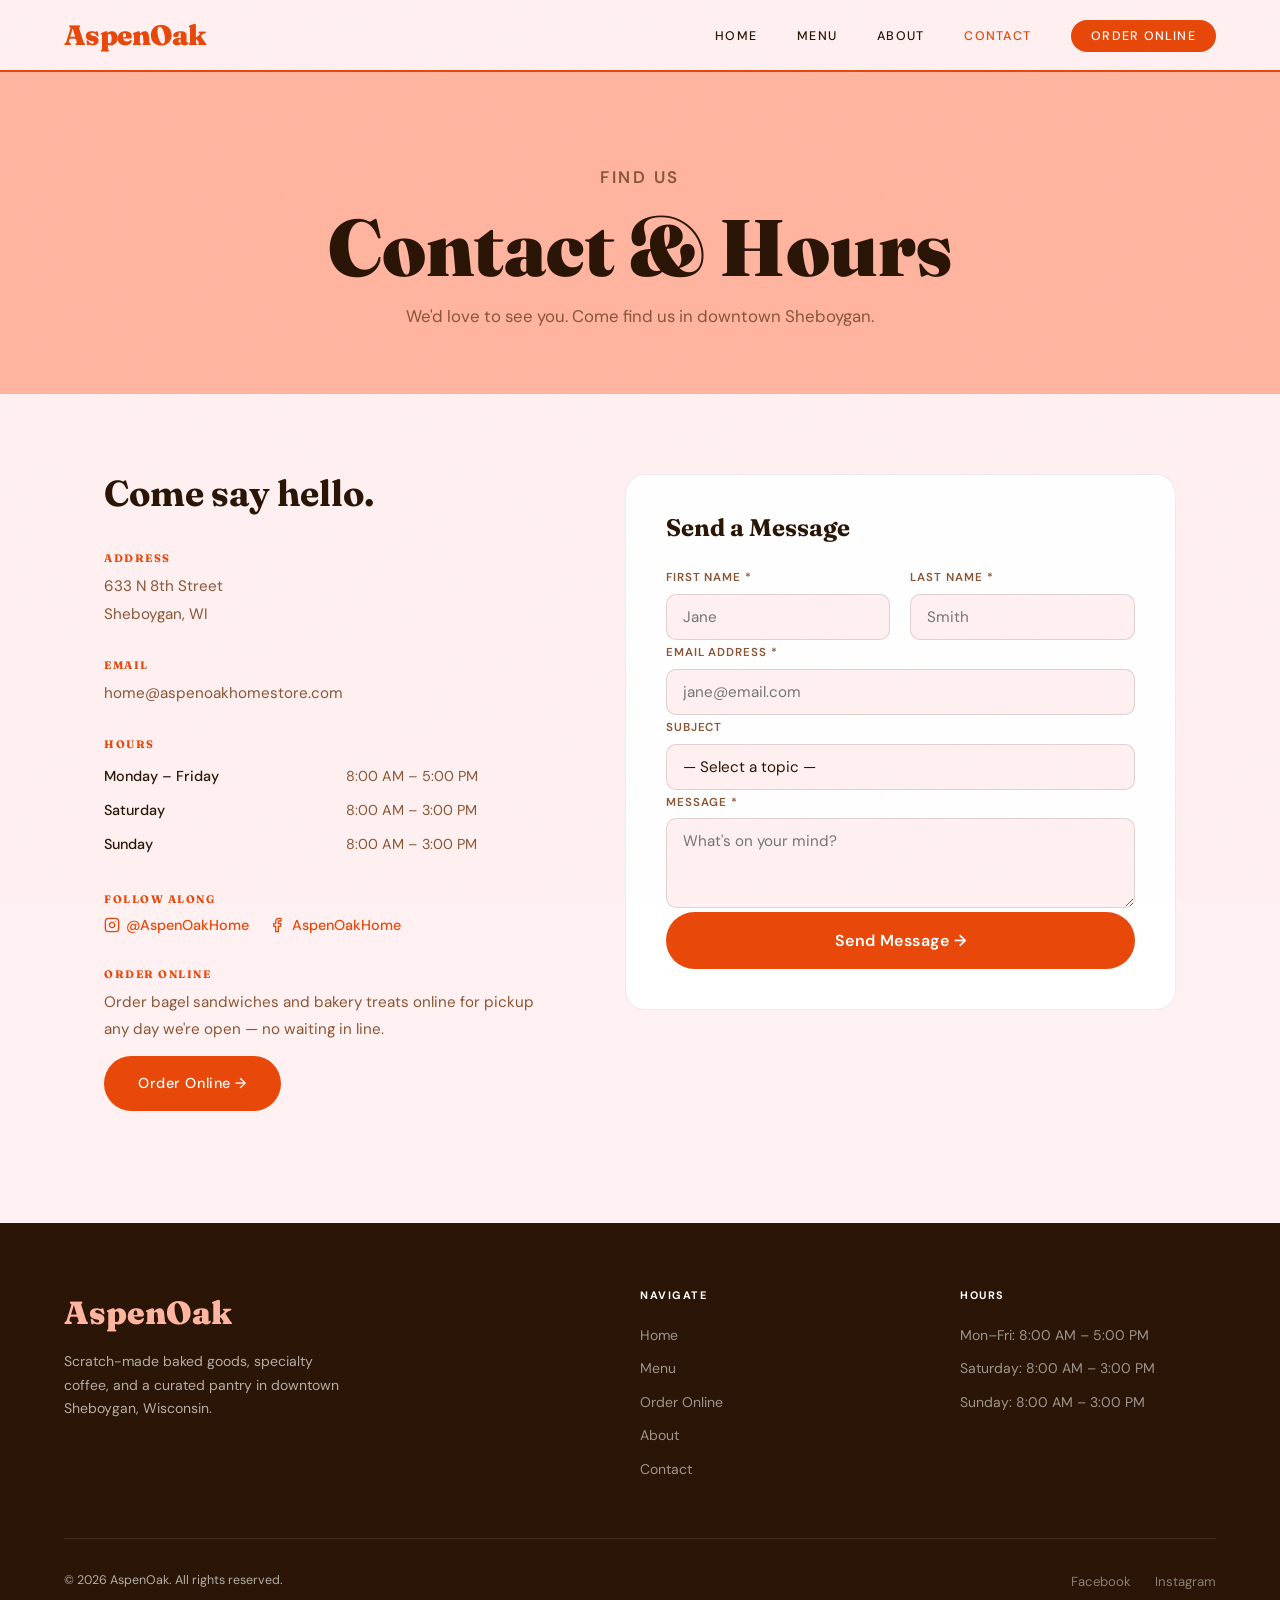
<file: site/contact.html>
<!DOCTYPE html>
<html lang="en">
<head>
  <meta charset="UTF-8">
  <meta name="viewport" content="width=device-width, initial-scale=1.0">
  <title>Contact — AspenOak</title>
  <meta name="description" content="Visit AspenOak at 633 N 8th Street in downtown Sheboygan, WI. Hours, social media, and contact info.">
  <link rel="canonical" href="https://aspenoakhome.com/contact.html">
  <meta property="og:type" content="website">
  <meta property="og:site_name" content="AspenOak">
  <meta property="og:title" content="Contact — AspenOak">
  <meta property="og:description" content="Visit AspenOak at 633 N 8th Street in downtown Sheboygan, WI. Hours, email, and social media.">
  <meta property="og:url" content="https://aspenoakhome.com/contact.html">
  <meta property="og:image" content="https://aspenoakhome.com/assets/bagel-cross-section.jpg">
  <meta name="twitter:card" content="summary_large_image">
  <link rel="icon" href="assets/favicon.svg" type="image/svg+xml">
  <link rel="stylesheet" href="css/style.css">
</head>
<body>

  <nav>
    <a href="index.html" class="nav-logo">AspenOak</a>
    <button class="nav-toggle" aria-label="Toggle navigation">
      <span></span><span></span><span></span>
    </button>
    <ul class="nav-links">
      <li><a href="index.html">Home</a></li>
      <li><a href="menu.html">Menu</a></li>
      <li><a href="about.html">About</a></li>
      <li><a href="contact.html">Contact</a></li>
      <li class="cta-link"><a href="order.html">Order Online</a></li>
    </ul>
  </nav>

  <header class="page-header">
    <p class="section-label">Find us</p>
    <h1>Contact &amp; Hours</h1>
    <p>We'd love to see you. Come find us in downtown Sheboygan.</p>
  </header>

  <div class="contact-layout">

    <!-- ─── Info Column ─── -->
    <div class="contact-info">
      <h2>Come say hello.</h2>

      <div class="info-block">
        <h4>Address</h4>
        <address>
          633 N 8th Street<br>
          Sheboygan, WI
        </address>
      </div>

      <div class="info-block">
        <h4>Email</h4>
        <p><a href="mailto:home@aspenoakhomestore.com">home@aspenoakhomestore.com</a></p>
      </div>

      <div class="info-block">
        <h4>Hours</h4>
        <table class="hours-tbl">
          <tbody>
            <tr>
              <td>Monday – Friday</td>
              <td>8:00 AM – 5:00 PM</td>
            </tr>
            <tr>
              <td>Saturday</td>
              <td>8:00 AM – 3:00 PM</td>
            </tr>
            <tr>
              <td>Sunday</td>
              <td>8:00 AM – 3:00 PM</td>
            </tr>
          </tbody>
        </table>
      </div>

      <div class="info-block">
        <h4>Follow Along</h4>
        <div class="social-row">
          <a href="https://www.instagram.com/AspenOakHome" target="_blank" rel="noopener" class="social-link">
            <svg width="16" height="16" viewBox="0 0 24 24" fill="none" stroke="currentColor" stroke-width="2" stroke-linecap="round" stroke-linejoin="round"><rect x="2" y="2" width="20" height="20" rx="5" ry="5"/><path d="M16 11.37A4 4 0 1112.63 8 4 4 0 0116 11.37z"/><line x1="17.5" y1="6.5" x2="17.51" y2="6.5"/></svg>
            @AspenOakHome
          </a>
          <a href="https://www.facebook.com/AspenOakHome" target="_blank" rel="noopener" class="social-link">
            <svg width="16" height="16" viewBox="0 0 24 24" fill="none" stroke="currentColor" stroke-width="2" stroke-linecap="round" stroke-linejoin="round"><path d="M18 2h-3a5 5 0 00-5 5v3H7v4h3v8h4v-8h3l1-4h-4V7a1 1 0 011-1h3z"/></svg>
            AspenOakHome
          </a>
        </div>
      </div>

      <div class="info-block">
        <h4>Order Online</h4>
        <p>Order bagel sandwiches and bakery treats online for pickup any day we're open — no waiting in line.</p>
        <a href="order.html" class="btn btn-primary" style="margin-top:0.75rem;display:inline-block;">Order Online →</a>
      </div>
    </div>

    <!-- ─── Contact Form ─── -->
    <div class="contact-form-card">
      <h3>Send a Message</h3>
      <form id="contact-form" name="contact" data-netlify="true" novalidate>
        <input type="hidden" name="form-name" value="contact">
        <div class="form-row">
          <div class="form-group">
            <label for="c-first">First Name *</label>
            <input type="text" id="c-first" name="first-name" placeholder="Jane" required>
          </div>
          <div class="form-group">
            <label for="c-last">Last Name *</label>
            <input type="text" id="c-last" name="last-name" placeholder="Smith" required>
          </div>
        </div>
        <div class="form-group">
          <label for="c-email">Email Address *</label>
          <input type="email" id="c-email" name="email" placeholder="jane@email.com" required>
        </div>
        <div class="form-group">
          <label for="c-subject">Subject</label>
          <select id="c-subject" name="subject">
            <option value="">— Select a topic —</option>
            <option value="general">General Question</option>
            <option value="order">Order Question</option>
            <option value="catering">Catering / Events</option>
            <option value="wholesale">Wholesale Inquiry</option>
            <option value="feedback">Feedback</option>
            <option value="other">Other</option>
          </select>
        </div>
        <div class="form-group">
          <label for="c-message">Message *</label>
          <textarea id="c-message" name="message" placeholder="What's on your mind?" required></textarea>
        </div>
        <button type="submit" class="btn btn-primary btn-submit">Send Message →</button>
      </form>
    </div>

  </div><!-- /.contact-layout -->

  <!-- ─── Footer ─── -->
  <footer>
    <div class="footer-inner">
      <div class="footer-brand">
        <span class="footer-logo">AspenOak</span>
        <p>Scratch-made baked goods, specialty coffee, and a curated pantry in downtown Sheboygan, Wisconsin.</p>
      </div>
      <div class="footer-col">
        <h5>Navigate</h5>
        <ul>
          <li><a href="index.html">Home</a></li>
          <li><a href="menu.html">Menu</a></li>
          <li><a href="order.html">Order Online</a></li>
          <li><a href="about.html">About</a></li>
          <li><a href="contact.html">Contact</a></li>
        </ul>
      </div>
      <div class="footer-col">
        <h5>Hours</h5>
        <ul>
          <li><a>Mon–Fri: 8:00 AM – 5:00 PM</a></li>
          <li><a>Saturday: 8:00 AM – 3:00 PM</a></li>
          <li><a>Sunday: 8:00 AM – 3:00 PM</a></li>
        </ul>
      </div>
    </div>
    <div class="footer-bottom">
      <span>© 2025 AspenOak. All rights reserved.</span>
      <div class="footer-social">
        <a href="https://www.facebook.com/AspenOakHome" target="_blank" rel="noopener">Facebook</a>
        <a href="https://www.instagram.com/AspenOakHome" target="_blank" rel="noopener">Instagram</a>
      </div>
    </div>
  </footer>

  <script src="js/main.js"></script>
</body>
</html>
</file>
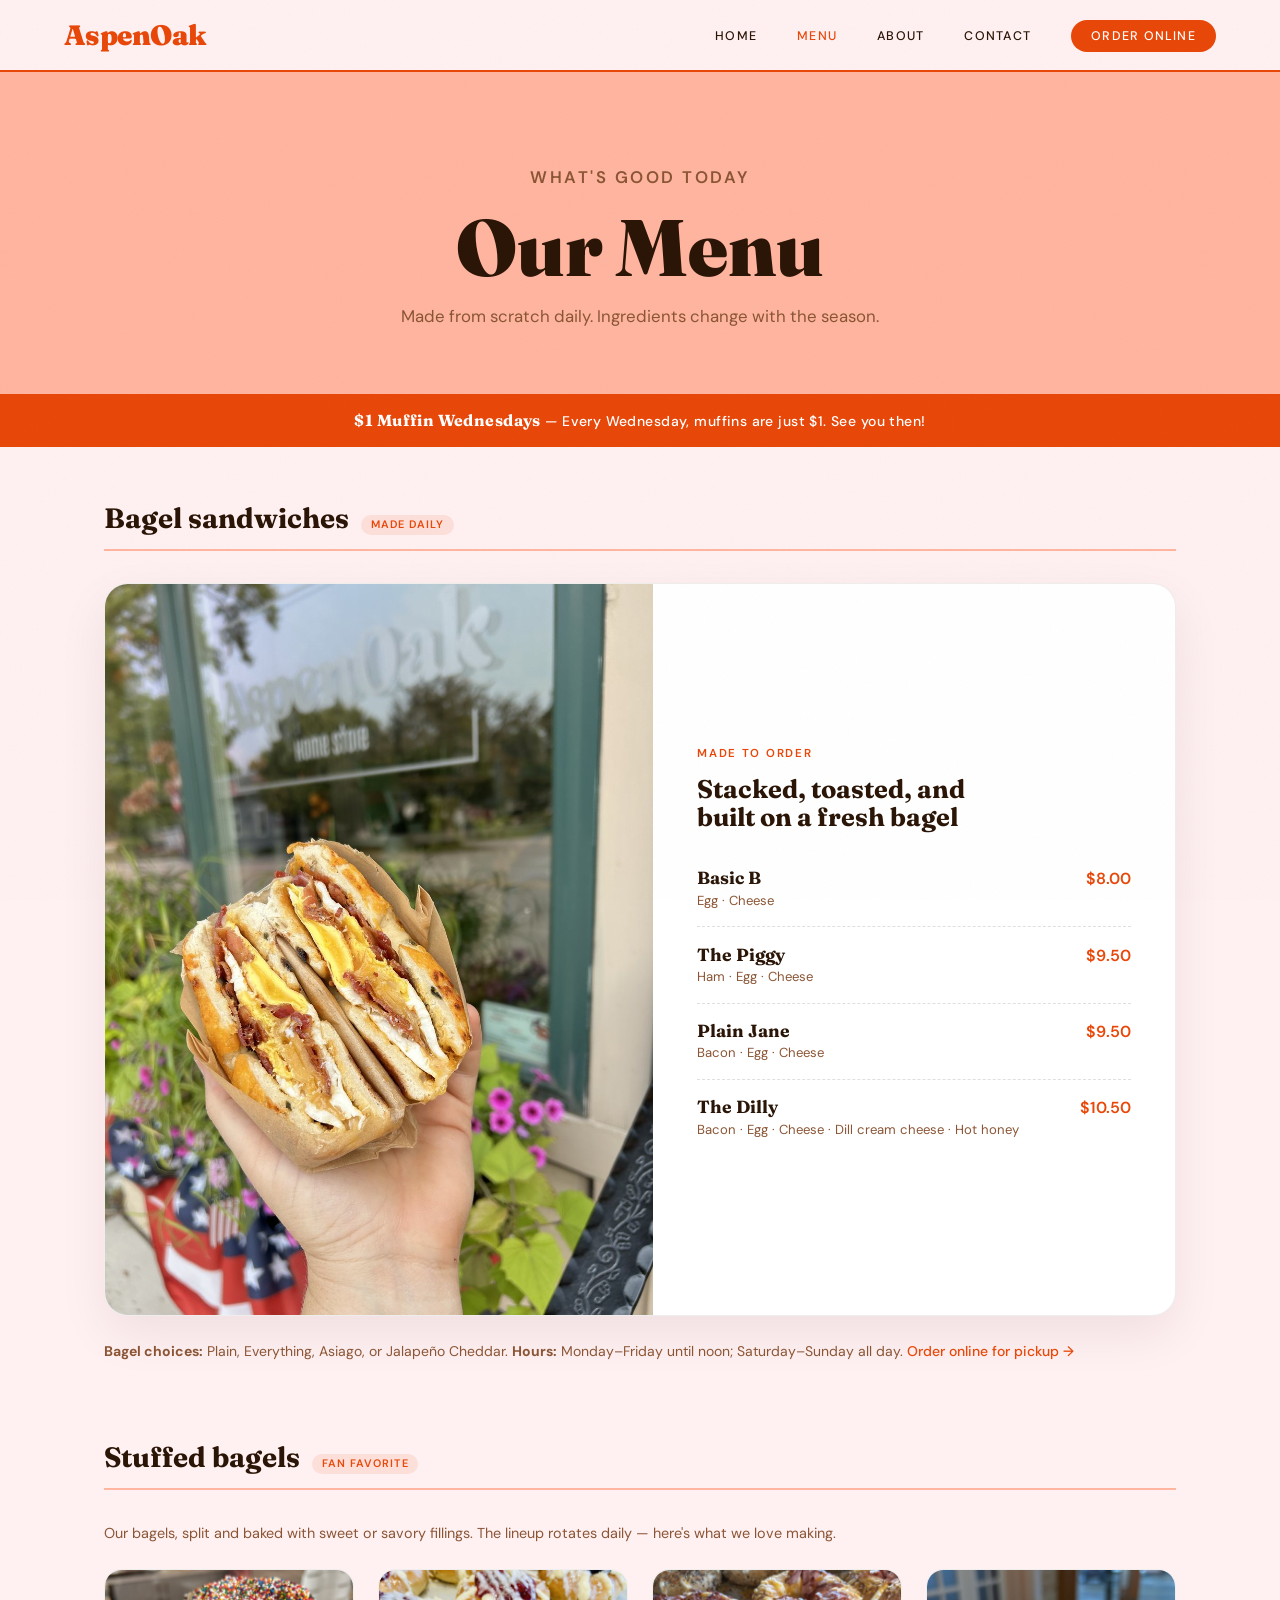
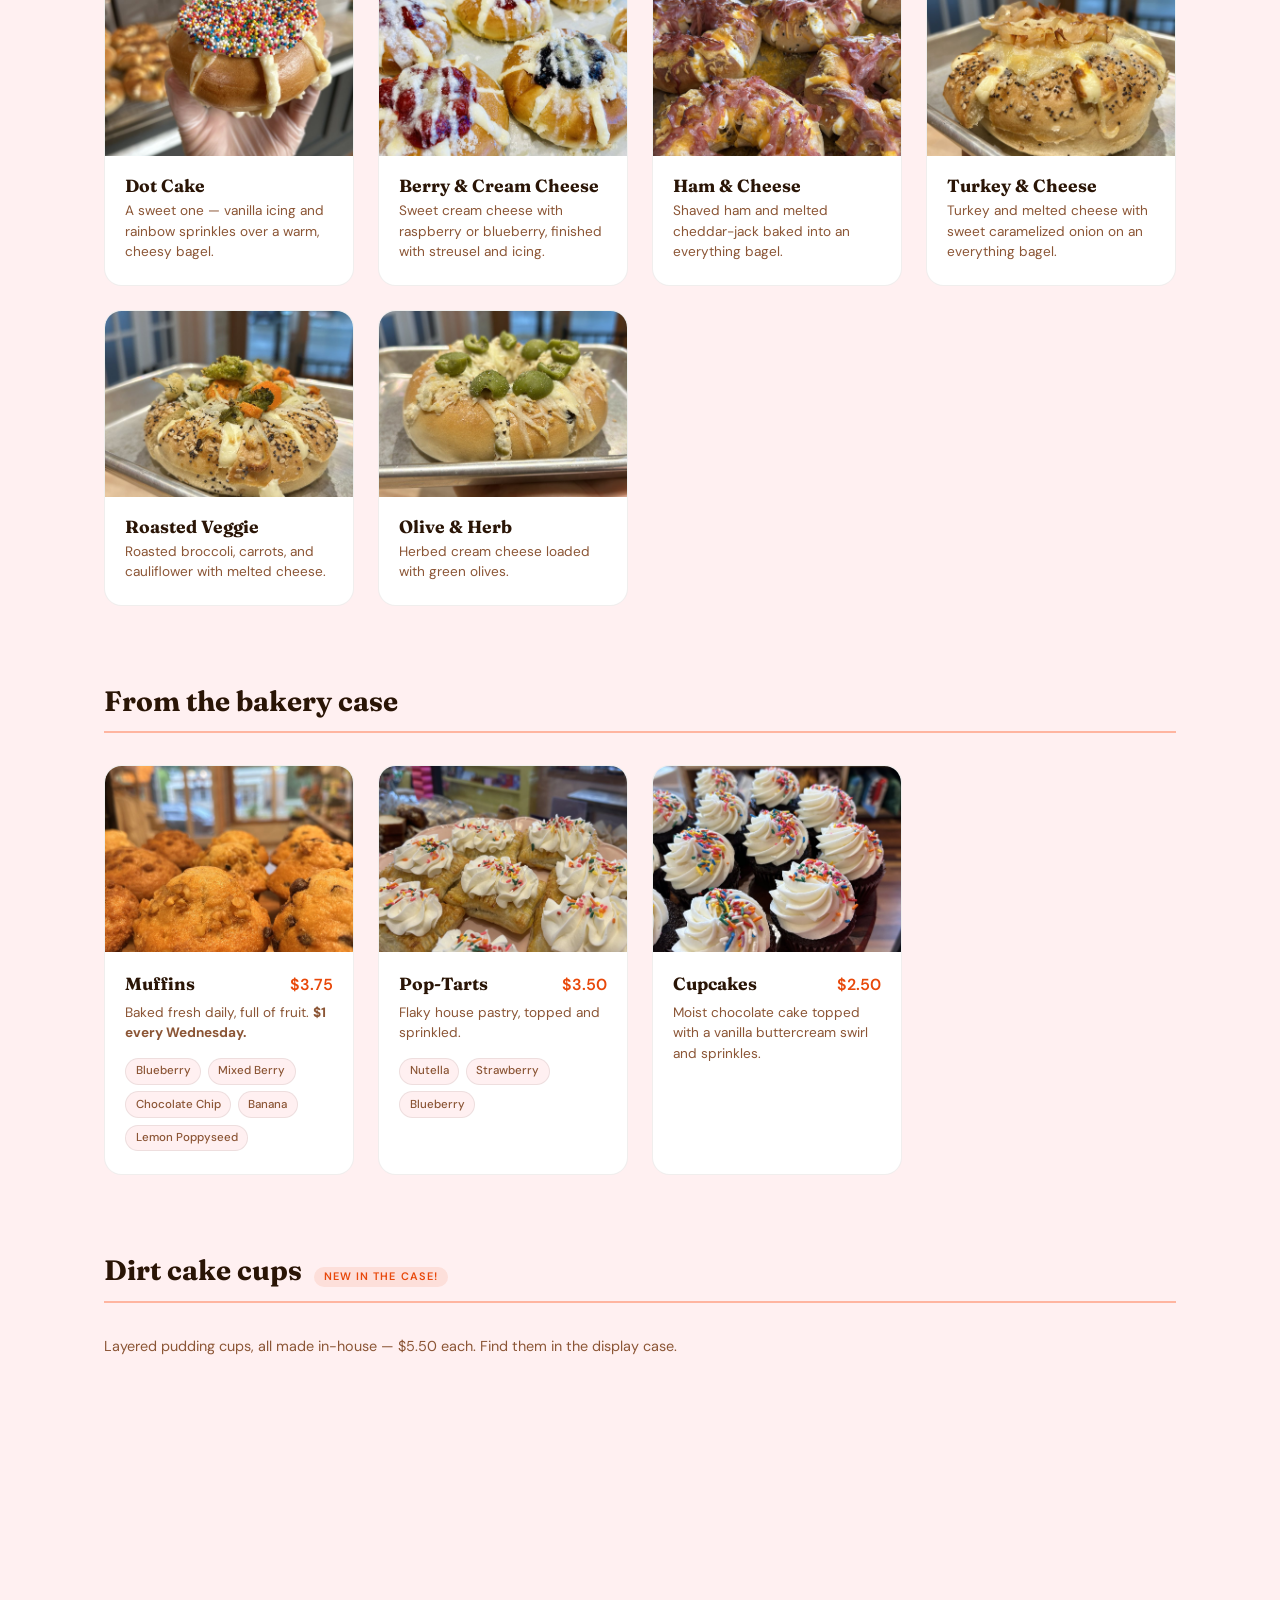
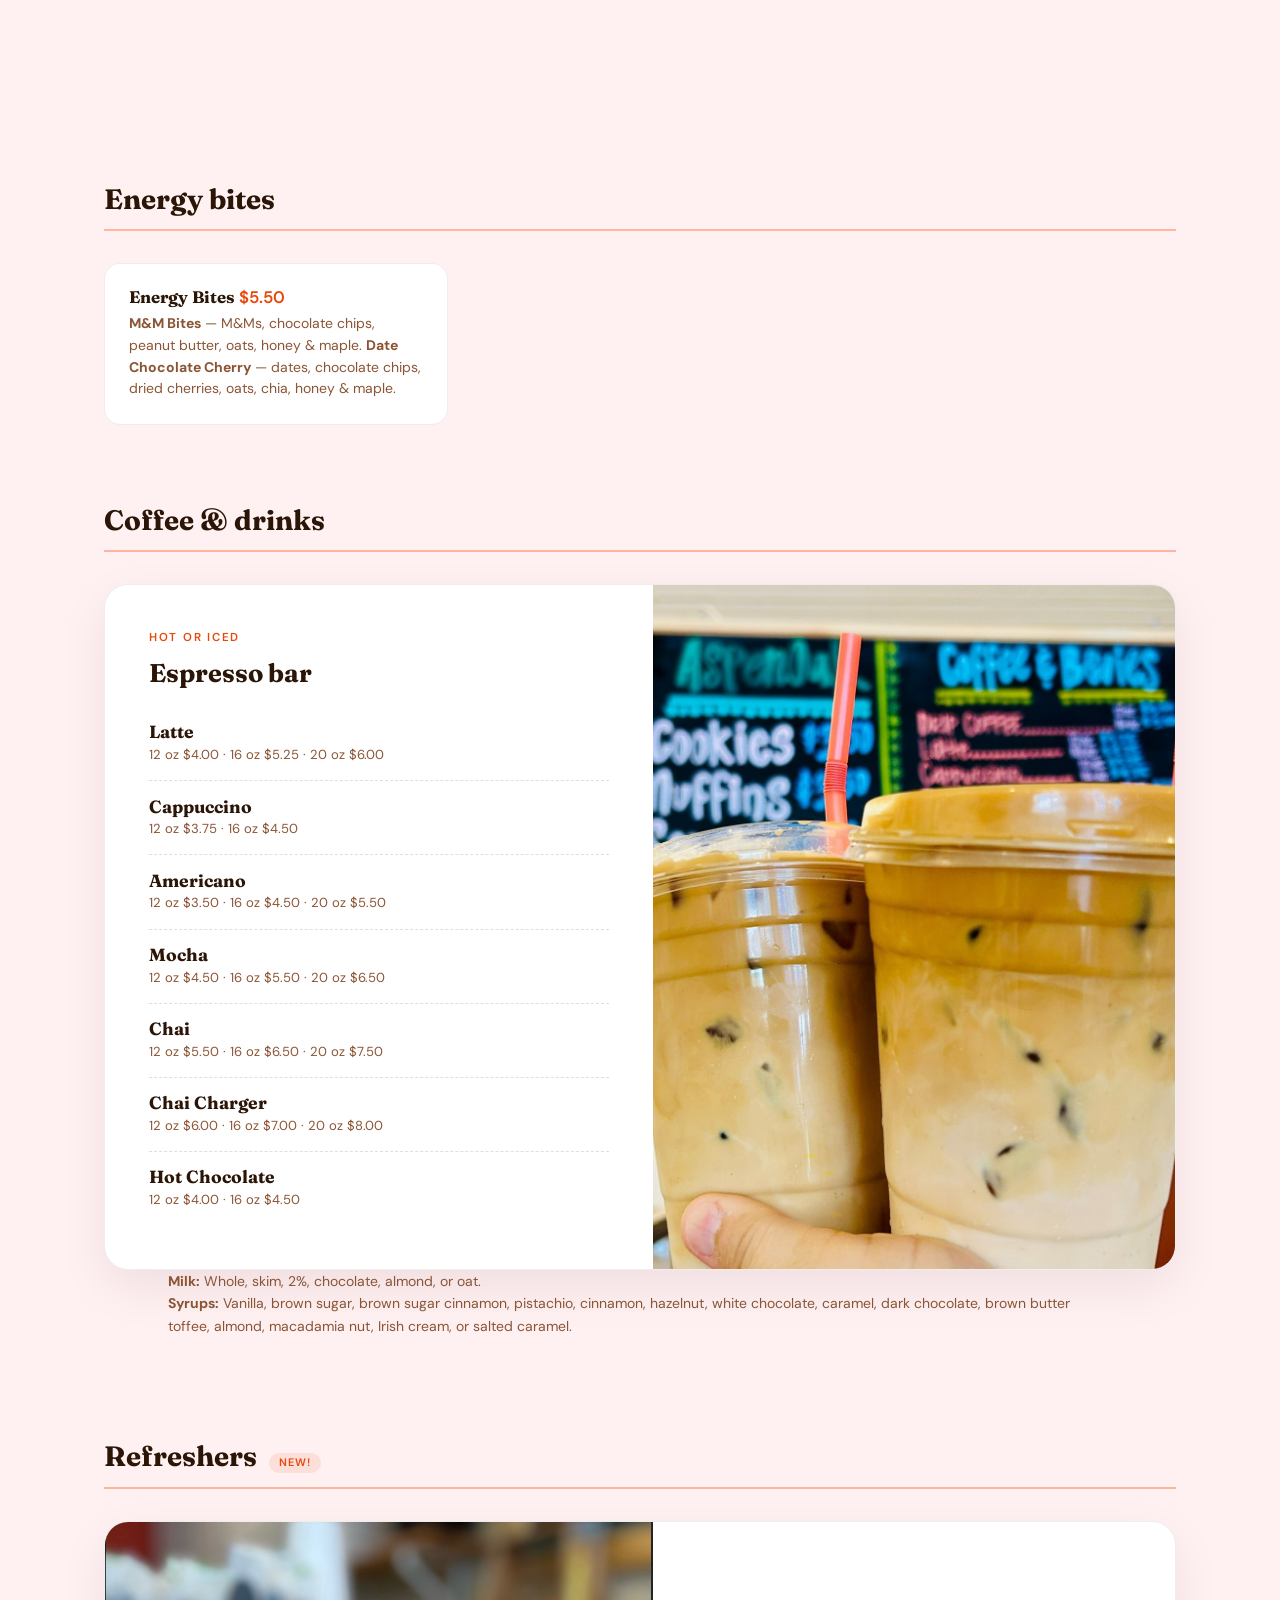
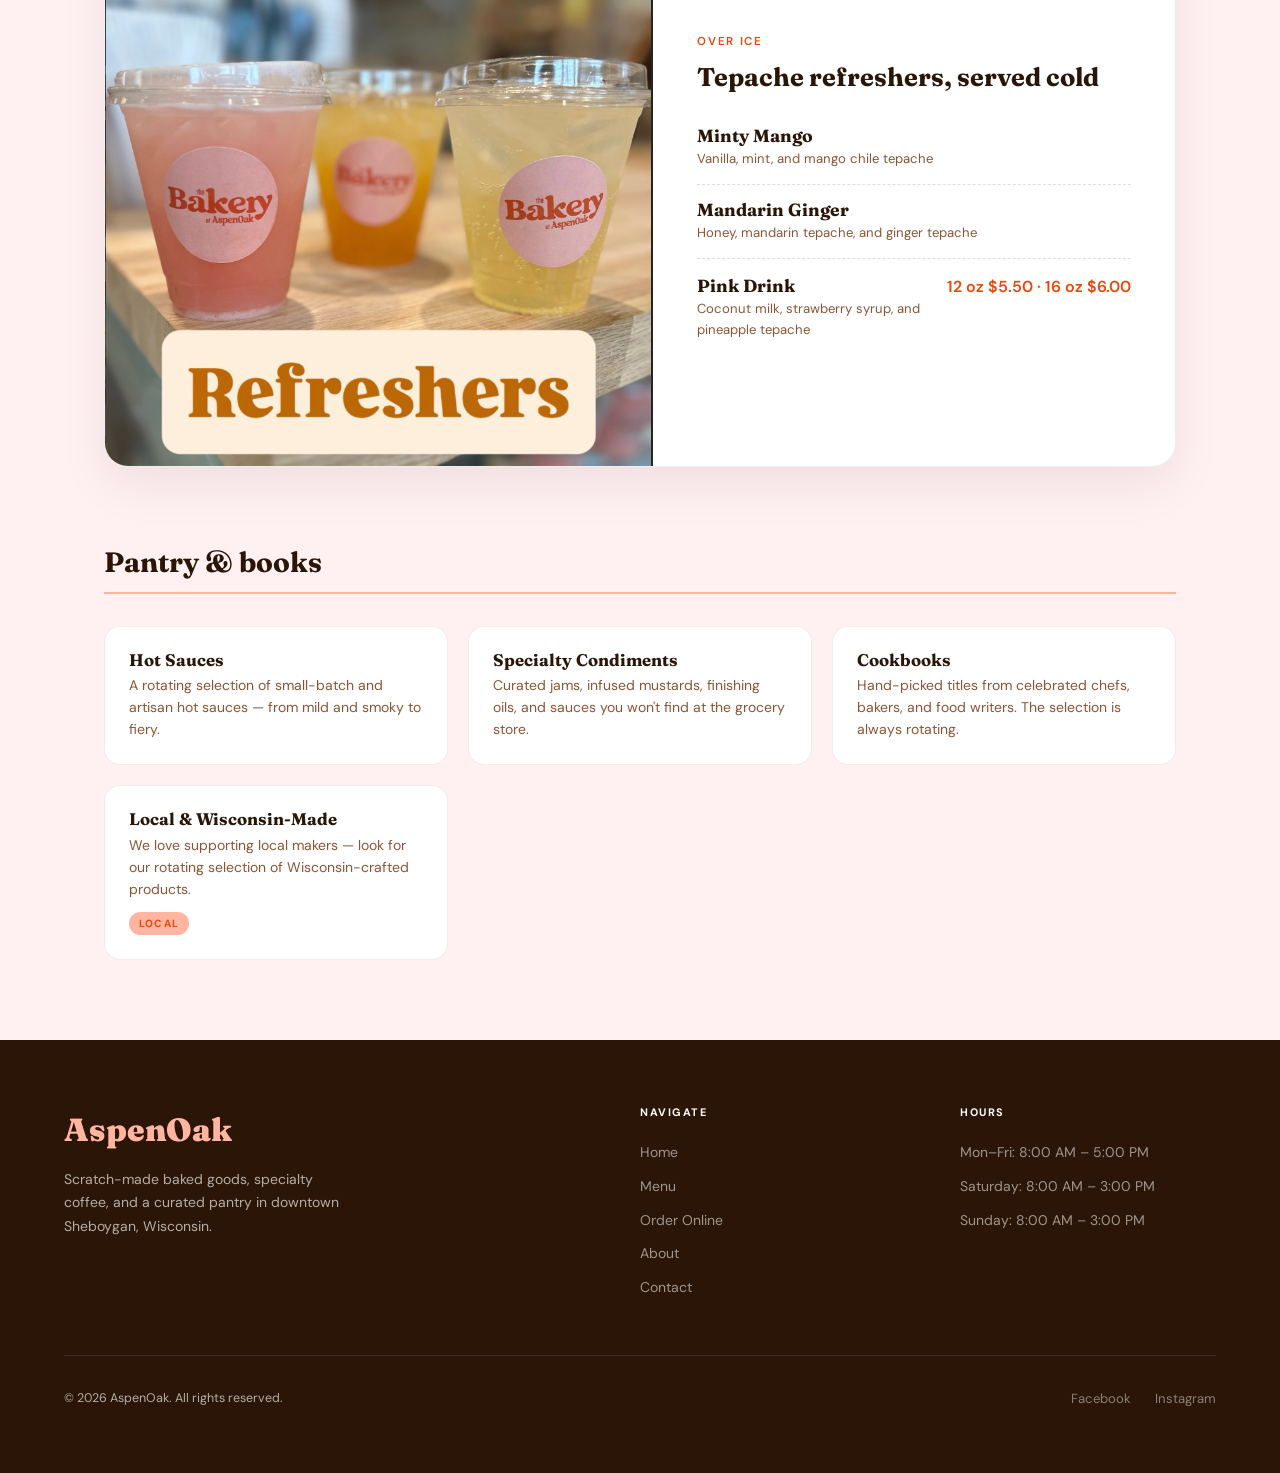
<file: site/menu.html>
<!DOCTYPE html>
<html lang="en">
<head>
  <meta charset="UTF-8">
  <meta name="viewport" content="width=device-width, initial-scale=1.0">
  <title>Menu — AspenOak</title>
  <meta name="description" content="Scratch-made bagel sandwiches, pastries, coffee, and pantry goods at AspenOak in downtown Sheboygan.">
  <link rel="canonical" href="https://aspenoakhome.com/menu.html">
  <meta property="og:type" content="website">
  <meta property="og:site_name" content="AspenOak">
  <meta property="og:title" content="Menu — AspenOak">
  <meta property="og:description" content="Scratch-made bagel sandwiches, pastries, coffee, and pantry goods at AspenOak in downtown Sheboygan.">
  <meta property="og:url" content="https://aspenoakhome.com/menu.html">
  <meta property="og:image" content="https://aspenoakhome.com/assets/muffin-variety.jpg">
  <meta name="twitter:card" content="summary_large_image">
  <link rel="icon" href="assets/favicon.svg" type="image/svg+xml">
  <link rel="stylesheet" href="css/style.css">
</head>
<body>

  <nav>
    <a href="index.html" class="nav-logo">AspenOak</a>
    <button class="nav-toggle" aria-label="Toggle navigation">
      <span></span><span></span><span></span>
    </button>
    <ul class="nav-links">
      <li><a href="index.html">Home</a></li>
      <li><a href="menu.html">Menu</a></li>
      <li><a href="about.html">About</a></li>
      <li><a href="contact.html">Contact</a></li>
      <li class="cta-link"><a href="order.html">Order Online</a></li>
    </ul>
  </nav>

  <header class="page-header">
    <p class="section-label">What's good today</p>
    <h1>Our Menu</h1>
    <p>Made from scratch daily. Ingredients change with the season.</p>
  </header>

  <!-- Wednesday Deal Banner -->
  <div class="wednesday-banner">
    <strong>$1 Muffin Wednesdays</strong> — Every Wednesday, muffins are just $1. See you then!
  </div>

  <div class="menu-wrapper">

    <!-- ─── Bagel Sandwiches ─── -->
    <div class="menu-section" id="bagels">
      <h2 class="menu-section-title">
        Bagel sandwiches
        <span class="section-badge">Made daily</span>
      </h2>
      <div class="menu-feature reveal">
        <div class="menu-feature-media">
          <img src="assets/bagel-cross-section.jpg" alt="A loaded AspenOak bagel sandwich held up outside the storefront" loading="lazy">
        </div>
        <div class="menu-feature-body">
          <p class="section-label">Made to order</p>
          <h3>Stacked, toasted, and built on a fresh bagel</h3>
          <div class="feature-item">
            <div>
              <h4>Basic B</h4>
              <p>Egg · Cheese</p>
            </div>
            <span class="price-tag">$8.00</span>
          </div>
          <div class="feature-item">
            <div>
              <h4>The Piggy</h4>
              <p>Ham · Egg · Cheese</p>
            </div>
            <span class="price-tag">$9.50</span>
          </div>
          <div class="feature-item">
            <div>
              <h4>Plain Jane</h4>
              <p>Bacon · Egg · Cheese</p>
            </div>
            <span class="price-tag">$9.50</span>
          </div>
          <div class="feature-item">
            <div>
              <h4>The Dilly</h4>
              <p>Bacon · Egg · Cheese · Dill cream cheese · Hot honey</p>
            </div>
            <span class="price-tag">$10.50</span>
          </div>
        </div>
      </div>
    </div>

    <div class="menu-note">
      <strong>Bagel choices:</strong> Plain, Everything, Asiago, or Jalapeño Cheddar.
      <strong>Hours:</strong> Monday–Friday until noon; Saturday–Sunday all day.
      <a href="order.html">Order online for pickup →</a>
    </div>

    <!-- ─── Stuffed Bagels ─── -->
    <div class="menu-section" id="stuffed-bagels">
      <h2 class="menu-section-title">
        Stuffed bagels
        <span class="section-badge">Fan favorite</span>
      </h2>
      <p style="font-size:0.9rem;color:var(--mid);margin-bottom:1.5rem;">Our bagels, split and baked with sweet or savory fillings. The lineup rotates daily — here's what we love making.</p>
      <div class="photo-grid">

        <div class="photo-card reveal">
          <div class="photo-card-media">
            <img src="assets/dot-cake-stuffed-bagel.jpg" alt="Stuffed bagel topped with vanilla icing and rainbow sprinkles" loading="lazy">
          </div>
          <div class="photo-card-body">
            <div class="photo-card-head"><h4>Dot Cake</h4></div>
            <p>A sweet one — vanilla icing and rainbow sprinkles over a warm, cheesy bagel.</p>
          </div>
        </div>

        <div class="photo-card reveal">
          <div class="photo-card-media">
            <img src="assets/sweet-stuffed-bagels.jpg" alt="Sweet stuffed bagels with berry filling, cream cheese drizzle and streusel" loading="lazy">
          </div>
          <div class="photo-card-body">
            <div class="photo-card-head"><h4>Berry &amp; Cream Cheese</h4></div>
            <p>Sweet cream cheese with raspberry or blueberry, finished with streusel and icing.</p>
          </div>
        </div>

        <div class="photo-card reveal">
          <div class="photo-card-media">
            <img src="assets/savory-stuffed-bagels.jpg" alt="Savory stuffed bagels with ham and melted cheese" loading="lazy">
          </div>
          <div class="photo-card-body">
            <div class="photo-card-head"><h4>Ham &amp; Cheese</h4></div>
            <p>Shaved ham and melted cheddar-jack baked into an everything bagel.</p>
          </div>
        </div>

        <div class="photo-card reveal">
          <div class="photo-card-media">
            <img src="assets/turkey-cheese-stuffed-bagel.jpg" alt="Turkey and cheese stuffed everything bagel with caramelized onion" loading="lazy">
          </div>
          <div class="photo-card-body">
            <div class="photo-card-head"><h4>Turkey &amp; Cheese</h4></div>
            <p>Turkey and melted cheese with sweet caramelized onion on an everything bagel.</p>
          </div>
        </div>

        <div class="photo-card reveal">
          <div class="photo-card-media">
            <img src="assets/veggie-stuffed-bagel.jpg" alt="Roasted vegetable stuffed bagel with broccoli, carrots and cauliflower" loading="lazy">
          </div>
          <div class="photo-card-body">
            <div class="photo-card-head"><h4>Roasted Veggie</h4></div>
            <p>Roasted broccoli, carrots, and cauliflower with melted cheese.</p>
          </div>
        </div>

        <div class="photo-card reveal">
          <div class="photo-card-media">
            <img src="assets/olive-stuffed-bagel.jpg" alt="Stuffed bagel with herbed cream cheese and green olives" loading="lazy">
          </div>
          <div class="photo-card-body">
            <div class="photo-card-head"><h4>Olive &amp; Herb</h4></div>
            <p>Herbed cream cheese loaded with green olives.</p>
          </div>
        </div>

      </div>
    </div>

    <!-- ─── From the Bakery Case ─── -->
    <div class="menu-section" id="bakery">
      <h2 class="menu-section-title">From the bakery case</h2>
      <div class="photo-grid">

        <div class="photo-card reveal">
          <div class="photo-card-media">
            <img src="assets/muffin-variety.jpg" alt="A spread of fresh-baked muffins on a wooden board" loading="lazy">
          </div>
          <div class="photo-card-body">
            <div class="photo-card-head">
              <h4>Muffins</h4>
              <span class="price-tag">$3.75</span>
            </div>
            <p>Baked fresh daily, full of fruit. <strong>$1 every Wednesday.</strong></p>
            <ul class="flavor-list">
              <li>Blueberry</li><li>Mixed Berry</li><li>Chocolate Chip</li><li>Banana</li><li>Lemon Poppyseed</li>
            </ul>
          </div>
        </div>

        <div class="photo-card reveal">
          <div class="photo-card-media">
            <img src="assets/pop-tarts.jpg" alt="House-made pop-tarts topped with whipped cream and sprinkles" loading="lazy">
          </div>
          <div class="photo-card-body">
            <div class="photo-card-head">
              <h4>Pop-Tarts</h4>
              <span class="price-tag">$3.50</span>
            </div>
            <p>Flaky house pastry, topped and sprinkled.</p>
            <ul class="flavor-list">
              <li>Nutella</li><li>Strawberry</li><li>Blueberry</li>
            </ul>
          </div>
        </div>

        <div class="photo-card reveal">
          <div class="photo-card-media">
            <img src="assets/chocolate-cupcakes.jpg" alt="Chocolate cupcakes with vanilla buttercream swirls and rainbow sprinkles" loading="lazy">
          </div>
          <div class="photo-card-body">
            <div class="photo-card-head"><h4>Cupcakes</h4><span class="price-tag">$2.50</span></div>
            <p>Moist chocolate cake topped with a vanilla buttercream swirl and sprinkles.</p>
          </div>
        </div>

      </div>
    </div>

    <!-- ─── Dirt Cake Cups ─── -->
    <div class="menu-section" id="dirt-cups">
      <h2 class="menu-section-title">
        Dirt cake cups
        <span class="section-badge">New in the case!</span>
      </h2>
      <p style="font-size:0.9rem;color:var(--mid);margin-bottom:1.5rem;">Layered pudding cups, all made in-house — $5.50 each. Find them in the display case.</p>
      <div class="photo-grid">

        <div class="photo-card reveal">
          <div class="photo-card-media">
            <img src="assets/chocolate-pudding-cup.jpg" alt="Chocolate Oreo dirt cake cup with gummy worms and sprinkles" loading="lazy">
          </div>
          <div class="photo-card-body">
            <div class="photo-card-head"><h4>Oreo Dirt Cake</h4><span class="price-tag">$5.50</span></div>
            <p>Chocolate pudding, crushed Oreos, and gummy worms.</p>
          </div>
        </div>

        <div class="photo-card reveal">
          <div class="photo-card-media">
            <img src="assets/vanilla-pudding-cup.jpg" alt="Vanilla Oreo dirt cake cup topped with sprinkles and gummy worms" loading="lazy">
          </div>
          <div class="photo-card-body">
            <div class="photo-card-head"><h4>Vanilla Oreo Dirt Cake</h4><span class="price-tag">$5.50</span></div>
            <p>Vanilla pudding layered with vanilla Oreos and sprinkles.</p>
          </div>
        </div>

        <div class="photo-card reveal">
          <div class="photo-card-media">
            <img src="assets/animal-cracker-pudding-cup.jpg" alt="Circus animal cookie pudding cup with frosted animal crackers" loading="lazy">
          </div>
          <div class="photo-card-body">
            <div class="photo-card-head"><h4>Circus Animal Cookie Cake</h4><span class="price-tag">$5.50</span></div>
            <p>Vanilla pudding crowned with frosted circus animal cookies.</p>
          </div>
        </div>

        <div class="photo-card reveal">
          <div class="photo-card-media">
            <img src="assets/smores-pudding-cup.jpg" alt="S'mores pudding cup with marshmallows, chocolate chips and graham" loading="lazy">
          </div>
          <div class="photo-card-body">
            <div class="photo-card-head"><h4>S'mores</h4><span class="price-tag">$5.50</span></div>
            <p>Chocolate and graham layers piled with marshmallows and chips.</p>
          </div>
        </div>

      </div>
    </div>

    <!-- ─── Energy Bites ─── -->
    <div class="menu-section" id="wholesome">
      <h2 class="menu-section-title">Energy bites</h2>
      <div class="menu-grid">
        <div class="menu-item">
          <h4>Energy Bites <span class="price-tag">$5.50</span></h4>
          <p><strong>M&amp;M Bites</strong> — M&amp;Ms, chocolate chips, peanut butter, oats, honey &amp; maple. <strong>Date Chocolate Cherry</strong> — dates, chocolate chips, dried cherries, oats, chia, honey &amp; maple.</p>
        </div>
      </div>
    </div>

    <!-- ─── Coffee & Drinks ─── -->
    <div class="menu-section" id="coffee">
      <h2 class="menu-section-title">Coffee &amp; drinks</h2>
      <div class="menu-feature reverse reveal">
        <div class="menu-feature-media">
          <img src="assets/latte.jpg" alt="Two iced lattes held up in front of the AspenOak coffee menu board" loading="lazy">
        </div>
        <div class="menu-feature-body">
          <p class="section-label">Hot or iced</p>
          <h3>Espresso bar</h3>
          <div class="feature-item">
            <div>
              <h4>Latte</h4>
              <p>12 oz $4.00 · 16 oz $5.25 · 20 oz $6.00</p>
            </div>
          </div>
          <div class="feature-item">
            <div>
              <h4>Cappuccino</h4>
              <p>12 oz $3.75 · 16 oz $4.50</p>
            </div>
          </div>
          <div class="feature-item">
            <div>
              <h4>Americano</h4>
              <p>12 oz $3.50 · 16 oz $4.50 · 20 oz $5.50</p>
            </div>
          </div>
          <div class="feature-item">
            <div>
              <h4>Mocha</h4>
              <p>12 oz $4.50 · 16 oz $5.50 · 20 oz $6.50</p>
            </div>
          </div>
          <div class="feature-item">
            <div>
              <h4>Chai</h4>
              <p>12 oz $5.50 · 16 oz $6.50 · 20 oz $7.50</p>
            </div>
          </div>
          <div class="feature-item">
            <div>
              <h4>Chai Charger</h4>
              <p>12 oz $6.00 · 16 oz $7.00 · 20 oz $8.00</p>
            </div>
          </div>
          <div class="feature-item">
            <div>
              <h4>Hot Chocolate</h4>
              <p>12 oz $4.00 · 16 oz $4.50</p>
            </div>
          </div>
        </div>
      </div>
      <div class="menu-note">
        <strong>Milk:</strong> Whole, skim, 2%, chocolate, almond, or oat.<br>
        <strong>Syrups:</strong> Vanilla, brown sugar, brown sugar cinnamon, pistachio, cinnamon, hazelnut, white chocolate, caramel, dark chocolate, brown butter toffee, almond, macadamia nut, Irish cream, or salted caramel.
      </div>
    </div>

    <!-- ─── Refreshers ─── -->
    <div class="menu-section" id="refreshers">
      <h2 class="menu-section-title">
        Refreshers
        <span class="section-badge">New!</span>
      </h2>
      <div class="menu-feature reveal">
        <div class="menu-feature-media">
          <img src="assets/refreshers.png" alt="Three colorful AspenOak refreshers over ice" loading="lazy">
        </div>
        <div class="menu-feature-body">
          <p class="section-label">Over ice</p>
          <h3>Tepache refreshers, served cold</h3>
          <div class="feature-item">
            <div>
              <h4>Minty Mango</h4>
              <p>Vanilla, mint, and mango chile tepache</p>
            </div>
          </div>
          <div class="feature-item">
            <div>
              <h4>Mandarin Ginger</h4>
              <p>Honey, mandarin tepache, and ginger tepache</p>
            </div>
          </div>
          <div class="feature-item">
            <div>
              <h4>Pink Drink</h4>
              <p>Coconut milk, strawberry syrup, and pineapple tepache</p>
            </div>
            <span class="price-tag">12 oz $5.50 · 16 oz $6.00</span>
          </div>
        </div>
      </div>
    </div>

    <!-- ─── Pantry & Books ─── -->
    <div class="menu-section" id="pantry">
      <h2 class="menu-section-title">Pantry &amp; books</h2>
      <div class="menu-grid">
        <div class="menu-item">
          <h4>Hot Sauces</h4>
          <p>A rotating selection of small-batch and artisan hot sauces — from mild and smoky to fiery.</p>
        </div>
        <div class="menu-item">
          <h4>Specialty Condiments</h4>
          <p>Curated jams, infused mustards, finishing oils, and sauces you won't find at the grocery store.</p>
        </div>
        <div class="menu-item">
          <h4>Cookbooks</h4>
          <p>Hand-picked titles from celebrated chefs, bakers, and food writers. The selection is always rotating.</p>
        </div>
        <div class="menu-item">
          <h4>Local &amp; Wisconsin-Made</h4>
          <p>We love supporting local makers — look for our rotating selection of Wisconsin-crafted products.</p>
          <span class="item-tag">Local</span>
        </div>
      </div>
    </div>

  </div><!-- /.menu-wrapper -->

  <!-- ─── Footer ─── -->
  <footer>
    <div class="footer-inner">
      <div class="footer-brand">
        <span class="footer-logo">AspenOak</span>
        <p>Scratch-made baked goods, specialty coffee, and a curated pantry in downtown Sheboygan, Wisconsin.</p>
      </div>
      <div class="footer-col">
        <h5>Navigate</h5>
        <ul>
          <li><a href="index.html">Home</a></li>
          <li><a href="menu.html">Menu</a></li>
          <li><a href="order.html">Order Online</a></li>
          <li><a href="about.html">About</a></li>
          <li><a href="contact.html">Contact</a></li>
        </ul>
      </div>
      <div class="footer-col">
        <h5>Hours</h5>
        <ul>
          <li><a>Mon–Fri: 8:00 AM – 5:00 PM</a></li>
          <li><a>Saturday: 8:00 AM – 3:00 PM</a></li>
          <li><a>Sunday: 8:00 AM – 3:00 PM</a></li>
        </ul>
      </div>
    </div>
    <div class="footer-bottom">
      <span>© 2025 AspenOak. All rights reserved.</span>
      <div class="footer-social">
        <a href="https://www.facebook.com/AspenOakHome" target="_blank" rel="noopener">Facebook</a>
        <a href="https://www.instagram.com/AspenOakHome" target="_blank" rel="noopener">Instagram</a>
      </div>
    </div>
  </footer>

  <script src="js/main.js"></script>
</body>
</html>
</file>
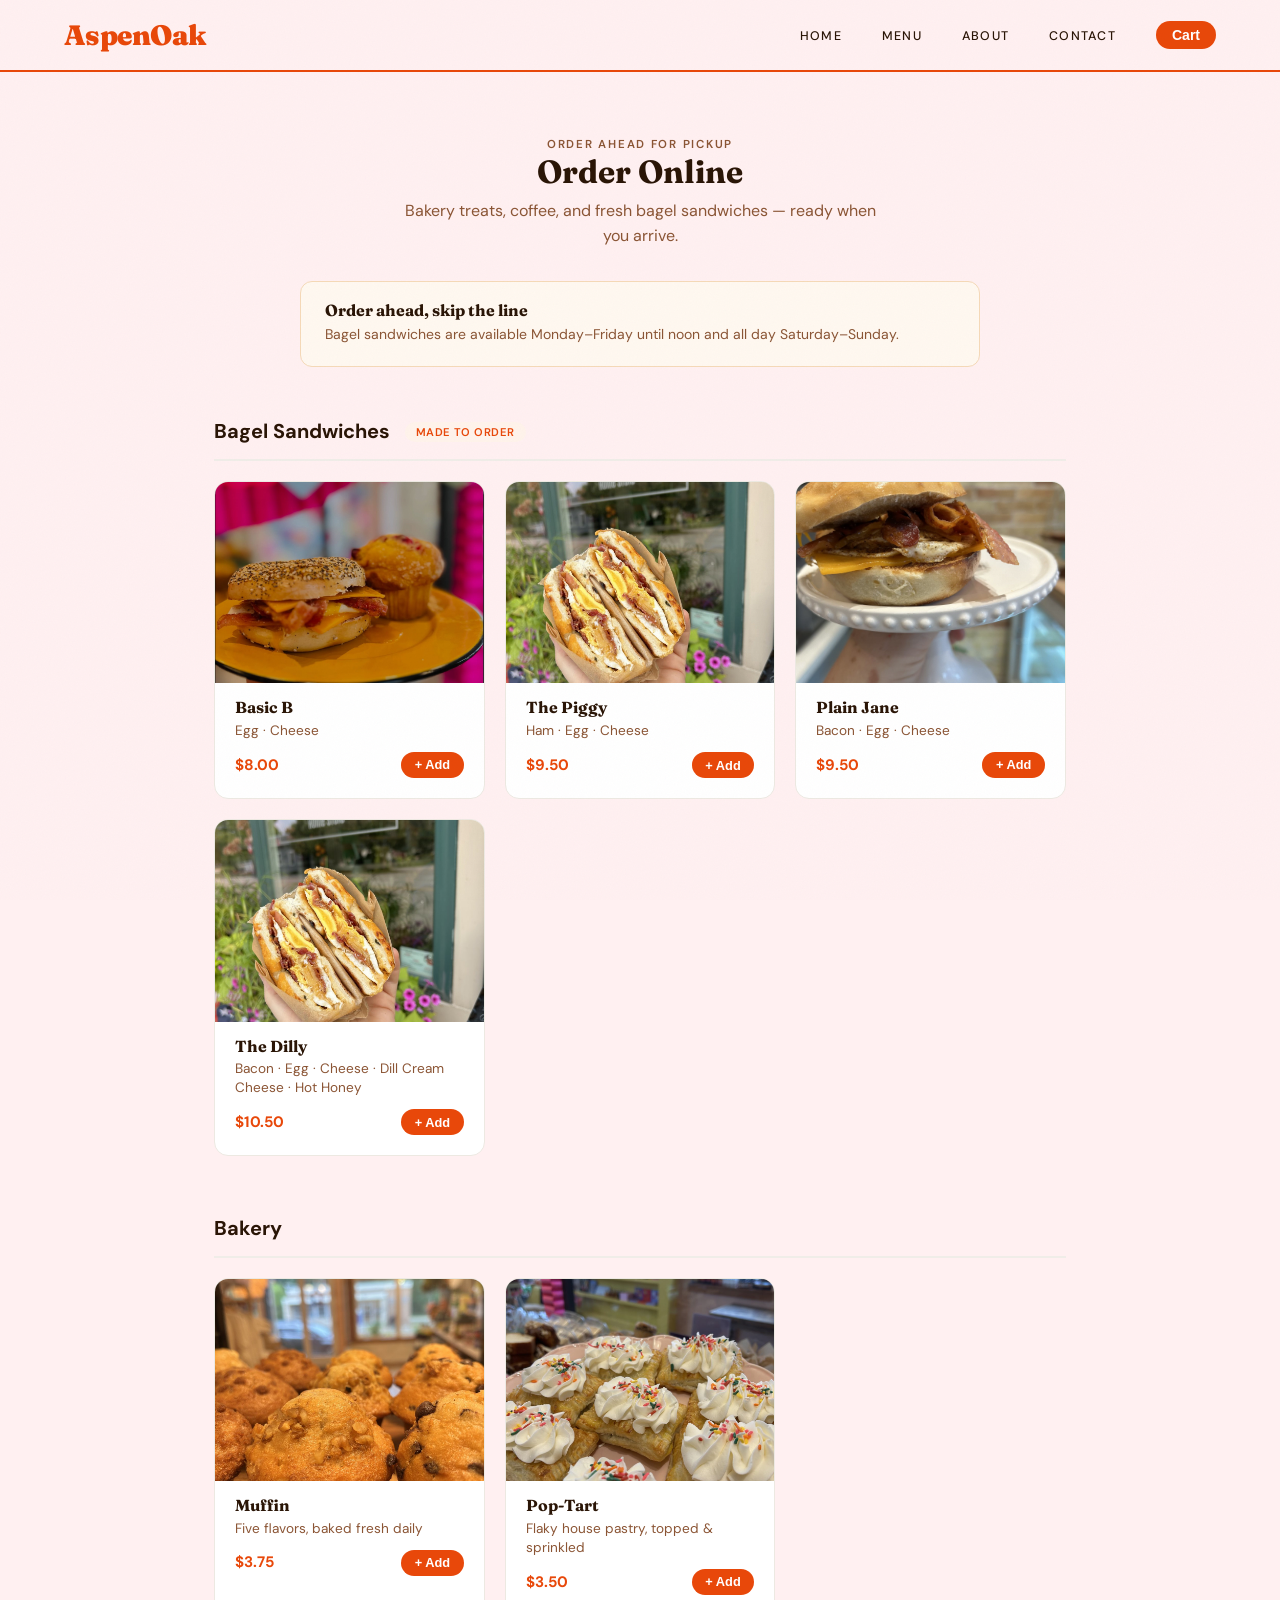
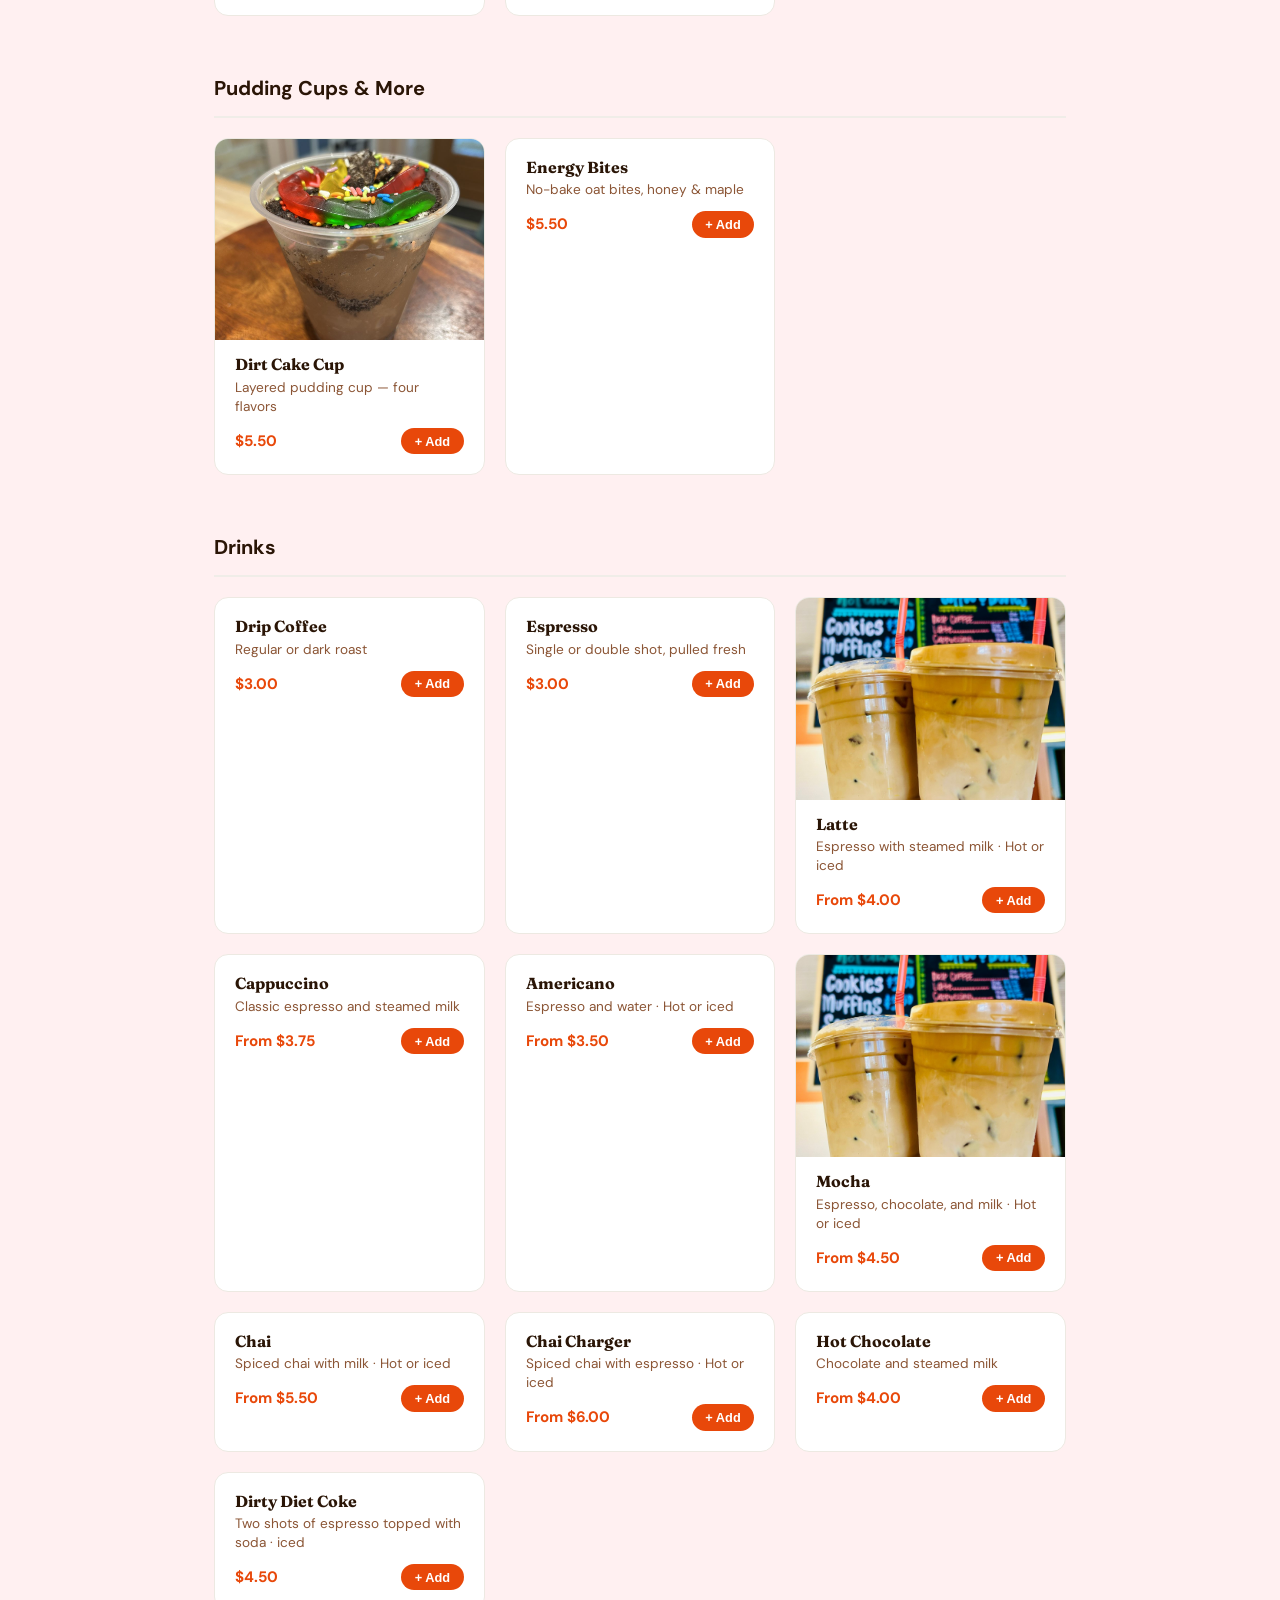
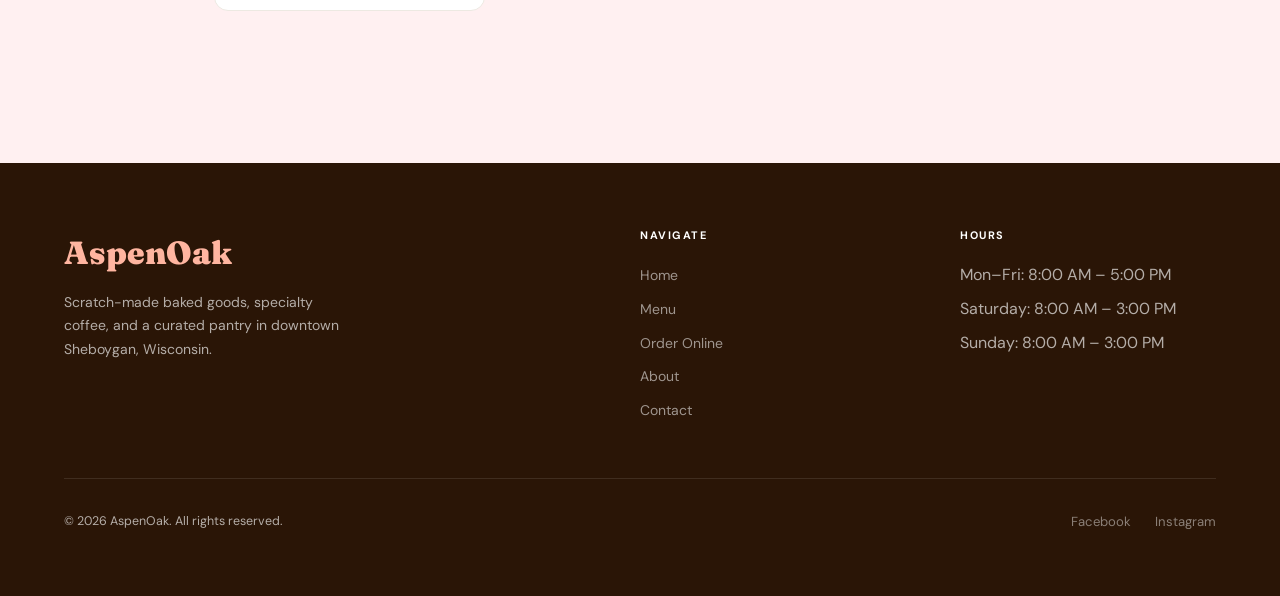
<file: site/order.html>
<!DOCTYPE html>
<html lang="en">
<head>
  <meta charset="UTF-8">
  <meta name="viewport" content="width=device-width, initial-scale=1.0">
  <title>Order Online — AspenOak</title>
  <meta name="description" content="Order bagel sandwiches, bakery treats, and coffee online for pickup at AspenOak in downtown Sheboygan.">
  <link rel="canonical" href="https://aspenoakhome.com/order.html">
  <meta property="og:type" content="website">
  <meta property="og:site_name" content="AspenOak">
  <meta property="og:title" content="Order Online — AspenOak">
  <meta property="og:description" content="Order bagel sandwiches, bakery treats, and coffee online for pickup at AspenOak in downtown Sheboygan.">
  <meta property="og:url" content="https://aspenoakhome.com/order.html">
  <meta property="og:image" content="https://aspenoakhome.com/assets/plain-jane-bagel.jpg">
  <meta name="twitter:card" content="summary_large_image">
  <link rel="icon" href="assets/favicon.svg" type="image/svg+xml">
  <link rel="stylesheet" href="css/style.css">
  <style>
    /* ── Cart button in nav ── */
    .cart-nav-btn {
      background: var(--orange);
      color: #fff;
      border: none;
      border-radius: 999px;
      padding: 0.4rem 1rem;
      font-size: 0.875rem;
      font-weight: 600;
      cursor: pointer;
      display: flex;
      align-items: center;
      gap: 0.4rem;
      transition: background 0.2s;
    }
    .cart-nav-btn:hover { background: #c0501a; }
    .cart-count {
      background: #fff;
      color: var(--orange);
      border-radius: 999px;
      padding: 0 0.4rem;
      font-size: 0.75rem;
      font-weight: 700;
      min-width: 1.25rem;
      text-align: center;
      display: none;
    }
    .cart-count.visible { display: inline-block; }

    /* ── Page header ── */
    .order-hero {
      text-align: center;
      padding: 4rem 1.5rem 2rem;
    }
    .order-hero h1 { margin-bottom: 0.5rem; }
    .order-hero p { color: var(--mid); max-width: 480px; margin: 0 auto; }

    .weekend-note {
      display: flex;
      align-items: flex-start;
      gap: 1rem;
      background: #fff8f0;
      border: 1.5px solid #f5d9b8;
      border-radius: 12px;
      padding: 1.25rem 1.5rem;
      max-width: 680px;
      margin: 0 auto 3rem;
    }
    .weekend-note h3 { margin: 0 0 0.25rem; font-size: 1rem; }
    .weekend-note p { margin: 0; font-size: 0.875rem; color: var(--mid); }

    /* ── Product sections ── */
    .order-page { max-width: 900px; margin: 0 auto; padding: 0 1.5rem 6rem; }
    .product-section { margin-bottom: 3.5rem; }
    .product-section-title {
      font-size: 1.25rem;
      font-weight: 700;
      margin-bottom: 1.25rem;
      padding-bottom: 0.75rem;
      border-bottom: 2px solid #f0ede8;
    }
    .product-grid {
      display: grid;
      grid-template-columns: repeat(auto-fill, minmax(240px, 1fr));
      gap: 1.25rem;
    }
    .product-card {
      background: #fff;
      border: 1.5px solid #ede9e2;
      border-radius: 14px;
      padding: 1.25rem;
      cursor: pointer;
      overflow: hidden;
      transition: border-color 0.2s, box-shadow 0.2s, transform 0.15s;
    }
    .product-card-media {
      margin: -1.25rem -1.25rem 1rem;
      aspect-ratio: 4 / 3;
      overflow: hidden;
      background: #fff3eb;
    }
    .product-card-media img {
      width: 100%; height: 100%;
      object-fit: cover;
      transition: transform 0.35s ease;
    }
    .product-card:hover .product-card-media img { transform: scale(1.05); }
    .product-card:hover {
      border-color: var(--orange);
      box-shadow: 0 4px 16px rgba(0,0,0,0.08);
      transform: translateY(-2px);
    }
    .product-card h4 { margin: 0 0 0.25rem; font-size: 1rem; }
    .product-card p { margin: 0 0 0.75rem; font-size: 0.85rem; color: var(--mid); line-height: 1.4; }
    .product-card-footer { display: flex; align-items: center; justify-content: space-between; }
    .product-price { font-weight: 700; color: var(--orange); font-size: 0.95rem; }
    .add-btn {
      background: var(--orange);
      color: #fff;
      border: none;
      border-radius: 999px;
      padding: 0.35rem 0.85rem;
      font-size: 0.8rem;
      font-weight: 600;
      cursor: pointer;
      transition: background 0.2s;
    }
    .add-btn:hover { background: #c0501a; }

    /* ── Modal ── */
    .modal-overlay {
      display: none;
      position: fixed;
      inset: 0;
      background: rgba(0,0,0,0.45);
      z-index: 1000;
      align-items: center;
      justify-content: center;
      padding: 1rem;
    }
    .modal-overlay.open { display: flex; }
    .modal {
      background: #fff;
      border-radius: 18px;
      padding: 2rem;
      max-width: 460px;
      width: 100%;
      position: relative;
      max-height: 90vh;
      overflow-y: auto;
    }
    .modal-close {
      position: absolute;
      top: 1rem; right: 1rem;
      background: #f0ede8;
      border: none;
      border-radius: 999px;
      width: 2rem; height: 2rem;
      font-size: 1.1rem;
      cursor: pointer;
      display: flex; align-items: center; justify-content: center;
      color: var(--dark);
    }
    .modal h3 { margin: 0 0 0.25rem; font-size: 1.2rem; }
    .modal .modal-desc { color: var(--mid); font-size: 0.875rem; margin: 0 0 1.5rem; }
    .modal-price { font-weight: 700; color: var(--orange); font-size: 1rem; margin-bottom: 1.5rem; }

    .modal-section { margin-bottom: 1.5rem; }
    .modal-section label { display: block; font-size: 0.875rem; font-weight: 600; margin-bottom: 0.4rem; }
    .modal-section select, .modal-section textarea {
      width: 100%;
      padding: 0.6rem 0.75rem;
      border: 1.5px solid #ddd;
      border-radius: 8px;
      font-size: 0.875rem;
      font-family: inherit;
      background: #fff;
    }
    .modal-section select:focus, .modal-section textarea:focus {
      outline: none;
      border-color: var(--orange);
    }

    .qty-row { display: flex; align-items: center; gap: 1rem; margin-bottom: 1.5rem; }
    .qty-row label { font-size: 0.875rem; font-weight: 600; margin: 0; }
    .qty-ctrl { display: flex; align-items: center; gap: 0.5rem; margin-left: auto; }
    .qty-btn {
      width: 2rem; height: 2rem;
      border: 1.5px solid #ddd;
      border-radius: 999px;
      background: #fff;
      font-size: 1.1rem;
      cursor: pointer;
      display: flex; align-items: center; justify-content: center;
      transition: border-color 0.15s;
    }
    .qty-btn:hover { border-color: var(--orange); color: var(--orange); }
    .qty-num { font-weight: 700; min-width: 1.5rem; text-align: center; }

    .upsell-section { margin-bottom: 1.5rem; }
    .upsell-section p { font-size: 0.8rem; font-weight: 600; color: var(--mid); text-transform: uppercase; letter-spacing: 0.05em; margin-bottom: 0.75rem; }
    .upsell-chips { display: flex; flex-wrap: wrap; gap: 0.5rem; }
    .upsell-chip {
      border: 1.5px solid #ddd;
      border-radius: 999px;
      padding: 0.3rem 0.85rem;
      font-size: 0.8rem;
      cursor: pointer;
      background: #fff;
      transition: border-color 0.15s, background 0.15s;
    }
    .upsell-chip:hover, .upsell-chip.selected {
      border-color: var(--orange);
      background: #fff8f0;
      color: var(--orange);
      font-weight: 600;
    }

    .modal-add-btn {
      width: 100%;
      background: var(--orange);
      color: #fff;
      border: none;
      border-radius: 999px;
      padding: 0.85rem;
      font-size: 1rem;
      font-weight: 700;
      cursor: pointer;
      transition: background 0.2s;
    }
    .modal-add-btn:hover { background: #c0501a; }

    /* ── Cart drawer ── */
    .cart-overlay {
      display: none;
      position: fixed;
      inset: 0;
      background: rgba(0,0,0,0.35);
      z-index: 900;
    }
    .cart-overlay.open { display: block; }
    .cart-drawer {
      position: fixed;
      top: 0; right: 0;
      height: 100%;
      width: min(420px, 100vw);
      background: #fff;
      z-index: 950;
      transform: translateX(100%);
      transition: transform 0.3s ease;
      display: flex;
      flex-direction: column;
    }
    .cart-drawer.open { transform: translateX(0); }
    .cart-header {
      display: flex;
      align-items: center;
      justify-content: space-between;
      padding: 1.5rem;
      border-bottom: 1.5px solid #f0ede8;
    }
    .cart-header h3 { margin: 0; font-size: 1.1rem; }
    .cart-close {
      background: #f0ede8;
      border: none;
      border-radius: 999px;
      width: 2rem; height: 2rem;
      font-size: 1.1rem;
      cursor: pointer;
      display: flex; align-items: center; justify-content: center;
    }
    .cart-items { flex: 1; overflow-y: auto; padding: 1.25rem 1.5rem; }
    .cart-empty { text-align: center; color: var(--mid); padding: 3rem 0; font-size: 0.9rem; }
    .cart-item {
      display: flex;
      align-items: flex-start;
      justify-content: space-between;
      gap: 1rem;
      padding: 0.9rem 0;
      border-bottom: 1px solid #f0ede8;
    }
    .cart-item:last-child { border-bottom: none; }
    .cart-item-info { flex: 1; }
    .cart-item-name { font-size: 0.9rem; font-weight: 600; margin: 0 0 0.15rem; }
    .cart-item-meta { font-size: 0.78rem; color: var(--mid); margin: 0; }
    .cart-item-right { display: flex; flex-direction: column; align-items: flex-end; gap: 0.35rem; }
    .cart-item-price { font-weight: 700; font-size: 0.9rem; color: var(--orange); }
    .cart-item-remove {
      font-size: 0.72rem;
      color: #bbb;
      background: none;
      border: none;
      cursor: pointer;
      padding: 0;
    }
    .cart-item-remove:hover { color: #e55; }
    .cart-footer { padding: 1.25rem 1.5rem; border-top: 1.5px solid #f0ede8; }
    .cart-total { display: flex; justify-content: space-between; font-weight: 700; margin-bottom: 1rem; font-size: 1rem; }
    .cart-total span:last-child { color: var(--orange); }

    /* Pickup form inside cart */
    .pickup-form { margin-bottom: 1rem; }
    .pickup-form label { font-size: 0.8rem; font-weight: 600; display: block; margin-bottom: 0.3rem; }
    .pickup-form select, .pickup-form textarea {
      width: 100%;
      padding: 0.5rem 0.65rem;
      border: 1.5px solid #ddd;
      border-radius: 8px;
      font-size: 0.825rem;
      font-family: inherit;
      margin-bottom: 0.75rem;
      background: #fff;
    }
    .pickup-form select:focus, .pickup-form textarea:focus {
      outline: none;
      border-color: var(--orange);
    }
    .pickup-row { display: grid; grid-template-columns: 1fr 1fr; gap: 0.5rem; }
    .checkout-btn {
      width: 100%;
      background: var(--orange);
      color: #fff;
      border: none;
      border-radius: 999px;
      padding: 0.9rem;
      font-size: 1rem;
      font-weight: 700;
      cursor: pointer;
      transition: background 0.2s;
    }
    .checkout-btn:hover { background: #c0501a; }
    .checkout-btn:disabled { background: #ccc; cursor: not-allowed; }
    .checkout-btn .spinner { display: none; }
    .checkout-btn.loading .btn-text { display: none; }
    .checkout-btn.loading .spinner { display: inline; }

    .section-tag {
      font-size: 0.7rem;
      font-weight: 600;
      letter-spacing: 0.04em;
      text-transform: uppercase;
      color: var(--orange);
      background: #fff3eb;
      border-radius: 999px;
      padding: 0.2rem 0.7rem;
      margin-left: 0.6rem;
      vertical-align: middle;
    }
    .pickup-hint {
      font-size: 0.78rem;
      color: var(--orange);
      background: #fff8f0;
      border-radius: 8px;
      padding: 0.5rem 0.7rem;
      margin-bottom: 0.75rem;
    }
    .checkout-error {
      font-size: 0.825rem;
      color: #c0392b;
      background: #fdecea;
      border-radius: 8px;
      padding: 0.6rem 0.75rem;
      margin-bottom: 0.75rem;
    }
  </style>
</head>
<body>

  <nav>
    <a href="index.html" class="nav-logo">AspenOak</a>
    <button class="nav-toggle" aria-label="Toggle navigation">
      <span></span><span></span><span></span>
    </button>
    <ul class="nav-links">
      <li><a href="index.html">Home</a></li>
      <li><a href="menu.html">Menu</a></li>
      <li><a href="about.html">About</a></li>
      <li><a href="contact.html">Contact</a></li>
      <li>
        <button class="cart-nav-btn" id="cart-open-btn" aria-label="Open cart">
          Cart <span class="cart-count" id="cart-count">0</span>
        </button>
      </li>
    </ul>
  </nav>

  <div class="order-hero">
    <p class="section-label">Order ahead for pickup</p>
    <h1>Order Online</h1>
    <p>Bakery treats, coffee, and fresh bagel sandwiches — ready when you arrive.</p>
  </div>

  <div class="order-page">

    <div class="weekend-note">
      <div>
        <h3>Order ahead, skip the line</h3>
        <p>Bagel sandwiches are available Monday–Friday until noon and all day Saturday–Sunday.</p>
      </div>
    </div>

    <!-- Bagel Sandwiches -->
    <div class="product-section">
      <div class="product-section-title">Bagel Sandwiches <span class="section-tag">Made to order</span></div>
      <div class="product-grid">

        <div class="product-card" data-id="basic-b" data-name="Basic B" data-desc="Egg · Cheese" data-price="8.00" data-cents="800" data-bagel="true" data-option-label="Bagel type" data-options="Plain|Everything|Asiago|Jalapeño Cheddar">
          <h4>Basic B</h4>
          <p>Egg · Cheese</p>
          <div class="product-card-footer">
            <span class="product-price">$8.00</span>
            <button class="add-btn">+ Add</button>
          </div>
        </div>

        <div class="product-card" data-id="the-piggy" data-name="The Piggy" data-desc="Ham · Egg · Cheese" data-price="9.50" data-cents="950" data-bagel="true" data-option-label="Bagel type" data-options="Plain|Everything|Asiago|Jalapeño Cheddar">
          <h4>The Piggy</h4>
          <p>Ham · Egg · Cheese</p>
          <div class="product-card-footer">
            <span class="product-price">$9.50</span>
            <button class="add-btn">+ Add</button>
          </div>
        </div>

        <div class="product-card" data-id="plain-jane" data-name="Plain Jane" data-desc="Bacon · Egg · Cheese" data-price="9.50" data-cents="950" data-bagel="true" data-option-label="Bagel type" data-options="Plain|Everything|Asiago|Jalapeño Cheddar">
          <h4>Plain Jane</h4>
          <p>Bacon · Egg · Cheese</p>
          <div class="product-card-footer">
            <span class="product-price">$9.50</span>
            <button class="add-btn">+ Add</button>
          </div>
        </div>

        <div class="product-card" data-id="the-dilly" data-name="The Dilly" data-desc="Bacon · Egg · Cheese · Dill Cream Cheese · Hot Honey" data-price="10.50" data-cents="1050" data-bagel="true" data-option-label="Bagel type" data-options="Plain|Everything|Asiago|Jalapeño Cheddar">
          <h4>The Dilly</h4>
          <p>Bacon · Egg · Cheese · Dill Cream Cheese · Hot Honey</p>
          <div class="product-card-footer">
            <span class="product-price">$10.50</span>
            <button class="add-btn">+ Add</button>
          </div>
        </div>

      </div>
    </div>

    <!-- Bakery -->
    <div class="product-section">
      <div class="product-section-title">Bakery</div>
      <div class="product-grid">

        <div class="product-card" data-id="muffin" data-name="Muffin" data-desc="Baked fresh daily" data-price="3.75" data-cents="375" data-option-label="Flavor" data-options="Blueberry|Mixed Berry|Chocolate Chip|Banana|Lemon Poppyseed">
          <h4>Muffin</h4>
          <p>Five flavors, baked fresh daily</p>
          <div class="product-card-footer">
            <span class="product-price">$3.75</span>
            <button class="add-btn">+ Add</button>
          </div>
        </div>

        <div class="product-card" data-id="pop-tart" data-name="Pop-Tart" data-desc="Flaky, frosted, house-made" data-price="3.50" data-cents="350" data-option-label="Flavor" data-options="Nutella|Strawberry|Blueberry">
          <h4>Pop-Tart</h4>
          <p>Flaky house pastry, topped &amp; sprinkled</p>
          <div class="product-card-footer">
            <span class="product-price">$3.50</span>
            <button class="add-btn">+ Add</button>
          </div>
        </div>

      </div>
    </div>

    <!-- Pudding Cups & Wholesome -->
    <div class="product-section">
      <div class="product-section-title">Pudding Cups &amp; More</div>
      <div class="product-grid">

        <div class="product-card" data-id="dirt-cup" data-name="Dirt Cake Cup" data-desc="Layered pudding cup" data-price="5.50" data-cents="550" data-option-label="Flavor" data-options="Oreo Dirt Cake|Vanilla Oreo Dirt Cake|Circus Animal Cookie Cake|S'mores">
          <h4>Dirt Cake Cup</h4>
          <p>Layered pudding cup — four flavors</p>
          <div class="product-card-footer">
            <span class="product-price">$5.50</span>
            <button class="add-btn">+ Add</button>
          </div>
        </div>

        <div class="product-card" data-id="energy-bites" data-name="Energy Bites" data-desc="No-bake oat bites" data-price="5.50" data-cents="550" data-option-label="Flavor" data-options="M&amp;M Bites|Date Chocolate Cherry Bites">
          <h4>Energy Bites</h4>
          <p>No-bake oat bites, honey &amp; maple</p>
          <div class="product-card-footer">
            <span class="product-price">$5.50</span>
            <button class="add-btn">+ Add</button>
          </div>
        </div>

      </div>
    </div>

    <!-- Drinks -->
    <div class="product-section">
      <div class="product-section-title">Drinks</div>
      <div class="product-grid">

        <div class="product-card" data-id="drip-coffee" data-name="Drip Coffee" data-desc="Regular or dark roast" data-price="3.00" data-cents="300">
          <h4>Drip Coffee</h4>
          <p>Regular or dark roast</p>
          <div class="product-card-footer">
            <span class="product-price">$3.00</span>
            <button class="add-btn">+ Add</button>
          </div>
        </div>

        <div class="product-card" data-id="espresso" data-name="Espresso" data-desc="Single or double shot" data-price="3.00" data-cents="300">
          <h4>Espresso</h4>
          <p>Single or double shot, pulled fresh</p>
          <div class="product-card-footer">
            <span class="product-price">$3.00</span>
            <button class="add-btn">+ Add</button>
          </div>
        </div>

        <div class="product-card" data-id="latte" data-name="Latte" data-desc="Hot or iced" data-price="4.00" data-cents="400" data-sizes="12 oz:400|16 oz:525|20 oz:600" data-milk="true" data-syrup="true">
          <h4>Latte</h4>
          <p>Espresso with steamed milk · Hot or iced</p>
          <div class="product-card-footer">
            <span class="product-price">From $4.00</span>
            <button class="add-btn">+ Add</button>
          </div>
        </div>

        <div class="product-card" data-id="cappuccino" data-name="Cappuccino" data-desc="Classic espresso and steamed milk" data-price="3.75" data-cents="375" data-sizes="12 oz:375|16 oz:450" data-milk="true" data-syrup="true">
          <h4>Cappuccino</h4>
          <p>Classic espresso and steamed milk</p>
          <div class="product-card-footer">
            <span class="product-price">From $3.75</span>
            <button class="add-btn">+ Add</button>
          </div>
        </div>

        <div class="product-card" data-id="americano" data-name="Americano" data-desc="Espresso and water · Hot or iced" data-price="3.50" data-cents="350" data-sizes="12 oz:350|16 oz:450|20 oz:550" data-milk="true" data-default-milk="No milk" data-syrup="true">
          <h4>Americano</h4>
          <p>Espresso and water · Hot or iced</p>
          <div class="product-card-footer">
            <span class="product-price">From $3.50</span>
            <button class="add-btn">+ Add</button>
          </div>
        </div>

        <div class="product-card" data-id="mocha" data-name="Mocha" data-desc="Espresso, chocolate, and milk · Hot or iced" data-price="4.50" data-cents="450" data-sizes="12 oz:450|16 oz:550|20 oz:650" data-milk="true" data-syrup="true">
          <h4>Mocha</h4>
          <p>Espresso, chocolate, and milk · Hot or iced</p>
          <div class="product-card-footer">
            <span class="product-price">From $4.50</span>
            <button class="add-btn">+ Add</button>
          </div>
        </div>

        <div class="product-card" data-id="chai-latte" data-name="Chai" data-desc="Spiced chai with milk · Hot or iced" data-price="5.50" data-cents="550" data-sizes="12 oz:550|16 oz:650|20 oz:750" data-milk="true" data-syrup="true">
          <h4>Chai</h4>
          <p>Spiced chai with milk · Hot or iced</p>
          <div class="product-card-footer">
            <span class="product-price">From $5.50</span>
            <button class="add-btn">+ Add</button>
          </div>
        </div>

        <div class="product-card" data-id="chai-charger" data-name="Chai Charger" data-desc="Spiced chai with espresso · Hot or iced" data-price="6.00" data-cents="600" data-sizes="12 oz:600|16 oz:700|20 oz:800" data-milk="true" data-syrup="true">
          <h4>Chai Charger</h4>
          <p>Spiced chai with espresso · Hot or iced</p>
          <div class="product-card-footer">
            <span class="product-price">From $6.00</span>
            <button class="add-btn">+ Add</button>
          </div>
        </div>

        <div class="product-card" data-id="hot-chocolate" data-name="Hot Chocolate" data-desc="Chocolate and steamed milk" data-price="4.00" data-cents="400" data-sizes="12 oz:400|16 oz:450" data-milk="true" data-syrup="true">
          <h4>Hot Chocolate</h4>
          <p>Chocolate and steamed milk</p>
          <div class="product-card-footer">
            <span class="product-price">From $4.00</span>
            <button class="add-btn">+ Add</button>
          </div>
        </div>

        <div class="product-card" data-id="dirty-diet-coke" data-name="Dirty Diet Coke" data-desc="2 shots espresso topped with soda · iced" data-price="4.50" data-cents="450" data-option-label="Soda" data-options="Coke|Diet Coke">
          <h4>Dirty Diet Coke</h4>
          <p>Two shots of espresso topped with soda · iced</p>
          <div class="product-card-footer">
            <span class="product-price">$4.50</span>
            <button class="add-btn">+ Add</button>
          </div>
        </div>

      </div>
    </div>

  </div><!-- /.order-page -->

  <!-- ── Product Modal ── -->
  <div class="modal-overlay" id="modal-overlay" role="dialog" aria-modal="true">
    <div class="modal" id="modal">
      <button class="modal-close" id="modal-close" aria-label="Close">✕</button>
      <h3 id="modal-name"></h3>
      <p class="modal-desc" id="modal-desc"></p>
      <p class="modal-price" id="modal-price"></p>

      <!-- Option selector (bagel type / flavor / soda) -->
      <div class="modal-section" id="option-section" style="display:none;">
        <label for="modal-option" id="option-label">Choose an option *</label>
        <select id="modal-option">
          <option value="">— Choose —</option>
        </select>
      </div>

      <div class="modal-section" id="size-section" style="display:none;">
        <label for="modal-size">Size *</label>
        <select id="modal-size">
          <option value="">— Choose a size —</option>
        </select>
      </div>

      <div class="modal-section" id="milk-section" style="display:none;">
        <label for="modal-milk">Milk</label>
        <select id="modal-milk"></select>
      </div>

      <div class="modal-section" id="syrup-section" style="display:none;">
        <label for="modal-syrup">Syrup</label>
        <select id="modal-syrup"></select>
      </div>

      <!-- Quantity -->
      <div class="qty-row">
        <label>Quantity</label>
        <div class="qty-ctrl">
          <button class="qty-btn" id="modal-qty-down">−</button>
          <span class="qty-num" id="modal-qty">1</span>
          <button class="qty-btn" id="modal-qty-up">+</button>
        </div>
      </div>

      <!-- Upsell: add a drink (only shown on sandwich cards) -->
      <div class="upsell-section" id="upsell-section" style="display:none;">
        <p>Add a drink?</p>
        <div class="upsell-chips">
          <button class="upsell-chip" data-id="drip-coffee" data-name="Drip Coffee" data-cents="300">Drip Coffee +$3</button>
          <button class="upsell-chip" data-id="espresso" data-name="Espresso" data-cents="300">Espresso +$3</button>
        </div>
      </div>

      <button class="modal-add-btn" id="modal-add-btn">Add to Order</button>
    </div>
  </div>

  <!-- ── Cart Drawer ── -->
  <div class="cart-overlay" id="cart-overlay"></div>
  <div class="cart-drawer" id="cart-drawer" role="dialog" aria-modal="true" aria-label="Your cart">
    <div class="cart-header">
      <h3>Your Order</h3>
      <button class="cart-close" id="cart-close" aria-label="Close cart">✕</button>
    </div>

    <div class="cart-items" id="cart-items">
      <p class="cart-empty">Nothing here yet — add something!</p>
    </div>

    <div class="cart-footer" id="cart-footer" style="display:none;">
      <div class="cart-total">
        <span>Subtotal</span>
        <span id="cart-total">$0.00</span>
      </div>

      <div class="pickup-form">
        <div class="pickup-row">
          <div>
            <label for="pickup-day">Pickup Day *</label>
            <select id="pickup-day">
              <option value="">— Day —</option>
            </select>
          </div>
          <div>
            <label for="pickup-time">Pickup Time *</label>
            <select id="pickup-time" disabled>
              <option value="">— Time —</option>
            </select>
          </div>
        </div>
        <label for="cart-notes">Notes / Allergies</label>
        <textarea id="cart-notes" rows="2" placeholder="Any substitutions or allergy info..."></textarea>
      </div>

      <p class="checkout-error" id="checkout-error" role="alert" style="display:none;"></p>

      <button class="checkout-btn" id="checkout-btn">
        <span class="btn-text">Continue to Checkout →</span>
        <span class="spinner">Processing…</span>
      </button>
    </div>
  </div>

  <!-- ─── Footer ─── -->
  <footer>
    <div class="footer-inner">
      <div class="footer-brand">
        <span class="footer-logo">AspenOak</span>
        <p>Scratch-made baked goods, specialty coffee, and a curated pantry in downtown Sheboygan, Wisconsin.</p>
      </div>
      <div class="footer-col">
        <h5>Navigate</h5>
        <ul>
          <li><a href="index.html">Home</a></li>
          <li><a href="menu.html">Menu</a></li>
          <li><a href="order.html">Order Online</a></li>
          <li><a href="about.html">About</a></li>
          <li><a href="contact.html">Contact</a></li>
        </ul>
      </div>
      <div class="footer-col">
        <h5>Hours</h5>
        <ul>
          <li>Mon–Fri: 8:00 AM – 5:00 PM</li>
          <li>Saturday: 8:00 AM – 3:00 PM</li>
          <li>Sunday: 8:00 AM – 3:00 PM</li>
        </ul>
      </div>
    </div>
    <div class="footer-bottom">
      <span>© 2025 AspenOak. All rights reserved.</span>
      <div class="footer-social">
        <a href="https://www.facebook.com/AspenOakHome" target="_blank" rel="noopener">Facebook</a>
        <a href="https://www.instagram.com/AspenOakHome" target="_blank" rel="noopener">Instagram</a>
      </div>
    </div>
  </footer>

  <script>
    // ── Pickup hours (minutes from midnight). Last slot is 30 min before close. ──
    const HOURS = {
      Monday:    [480, 1020], Tuesday:  [480, 1020], Wednesday: [480, 1020],
      Thursday:  [480, 1020], Friday:   [480, 1020],
      Saturday:  [480, 900],
      Sunday:    [480, 900],
    };
    const ALL_DAYS = ['Monday','Tuesday','Wednesday','Thursday','Friday','Saturday','Sunday'];

    function fmtTime(mins) {
      let h = Math.floor(mins / 60);
      const m = mins % 60;
      const ampm = h >= 12 ? 'PM' : 'AM';
      h = h % 12 || 12;
      return `${h}:${String(m).padStart(2, '0')} ${ampm}`;
    }
    function slotsFor(day, hasSandwich = false) {
      const [start, close] = HOURS[day] || [];
      const isWeekday = ALL_DAYS.indexOf(day) < 5;
      const lastPickup = hasSandwich && isWeekday ? 720 : close - 30;
      const out = [];
      for (let t = start; t <= lastPickup; t += 30) out.push(fmtTime(t));
      return out;
    }

    // ── State ──
    let cart = [];            // [{ id, name, desc, cents, qty, bagel, variant, size, milk, syrup }]
    let pendingUpsells = [];  // chip selections in modal
    let activeItem = null;

    // ── DOM refs ──
    const modalOverlay  = document.getElementById('modal-overlay');
    const modalName     = document.getElementById('modal-name');
    const modalDesc     = document.getElementById('modal-desc');
    const modalPrice    = document.getElementById('modal-price');
    const optionSection = document.getElementById('option-section');
    const optionLabel   = document.getElementById('option-label');
    const modalOption   = document.getElementById('modal-option');
    const sizeSection   = document.getElementById('size-section');
    const modalSize     = document.getElementById('modal-size');
    const milkSection   = document.getElementById('milk-section');
    const modalMilk     = document.getElementById('modal-milk');
    const syrupSection  = document.getElementById('syrup-section');
    const modalSyrup    = document.getElementById('modal-syrup');
    const upsellSection = document.getElementById('upsell-section');
    const modalQty      = document.getElementById('modal-qty');
    const modalAddBtn   = document.getElementById('modal-add-btn');
    const cartDrawer    = document.getElementById('cart-drawer');
    const cartOverlay   = document.getElementById('cart-overlay');
    const cartItemsEl   = document.getElementById('cart-items');
    const cartFooter    = document.getElementById('cart-footer');
    const cartTotal     = document.getElementById('cart-total');
    const cartCount     = document.getElementById('cart-count');
    const pickupDay     = document.getElementById('pickup-day');
    const pickupTime    = document.getElementById('pickup-time');
    const checkoutError = document.getElementById('checkout-error');
    const checkoutBtn   = document.getElementById('checkout-btn');

    // ── Product photos ──
    const MEDIA = {
      'basic-b': 'assets/Bagel.png',
      'the-piggy': 'assets/bagel-cross-section.jpg',
      'plain-jane': 'assets/plain-jane-bagel.jpg',
      'the-dilly': 'assets/bagel-cross-section.jpg',
      'muffin': 'assets/muffin-variety.jpg',
      'pop-tart': 'assets/pop-tarts.jpg',
      'dirt-cup': 'assets/chocolate-pudding-cup.jpg',
      'latte': 'assets/latte.jpg',
      'mocha': 'assets/latte.jpg',
    };

    // ── Inject product photo + open modal on click ──
    document.querySelectorAll('.product-card').forEach(card => {
      const src = MEDIA[card.dataset.id];
      if (src) {
        const media = document.createElement('div');
        media.className = 'product-card-media';
        const img = document.createElement('img');
        img.src = src;
        img.alt = card.dataset.name;
        img.loading = 'lazy';
        media.appendChild(img);
        card.prepend(media);
      }
      card.addEventListener('click', () => openModal(card.dataset));
    });

    function openModal(data) {
      activeItem = data;
      modalName.textContent  = data.name;
      modalDesc.textContent  = data.desc;
      modalPrice.textContent = `$${data.price}`;
      modalQty.textContent   = '1';
      pendingUpsells = [];

      // Build the option selector from the card's data-options (if any)
      const hasOptions = !!data.options;
      if (hasOptions) {
        optionLabel.textContent = `${data.optionLabel || 'Choose an option'} *`;
        modalOption.innerHTML = '<option value="">— Choose —</option>';
        data.options.split('|').forEach(o => {
          const opt = document.createElement('option');
          opt.value = o;
          opt.textContent = o;
          modalOption.appendChild(opt);
        });
        modalOption.value = '';
        modalOption.style.borderColor = '';
      }
      optionSection.style.display = hasOptions ? '' : 'none';

      const hasSizes = !!data.sizes;
      sizeSection.style.display = hasSizes ? '' : 'none';
      if (hasSizes) {
        modalSize.innerHTML = '<option value="">— Choose a size —</option>';
        data.sizes.split('|').forEach(sizeEntry => {
          const [size, cents] = sizeEntry.split(':');
          const opt = document.createElement('option');
          opt.value = size;
          opt.dataset.cents = cents;
          opt.textContent = `${size} · $${(parseInt(cents) / 100).toFixed(2)}`;
          modalSize.appendChild(opt);
        });
        modalSize.value = '';
        modalSize.style.borderColor = '';
      }

      const milkOptions = ['No milk', 'Whole', 'Skim', '2%', 'Chocolate', 'Almond', 'Oat'];
      const hasMilk = data.milk === 'true';
      milkSection.style.display = hasMilk ? '' : 'none';
      if (hasMilk) {
        modalMilk.innerHTML = milkOptions.map(milk => `<option value="${milk}">${milk}</option>`).join('');
        modalMilk.value = data.defaultMilk || 'Whole';
      }

      const syrupOptions = ['No syrup', 'Vanilla', 'Brown sugar', 'Brown sugar cinnamon', 'Pistachio', 'Cinnamon', 'Hazelnut', 'White chocolate', 'Caramel', 'Dark chocolate', 'Brown butter toffee', 'Almond', 'Macadamia nut', 'Irish cream', 'Salted caramel'];
      const hasSyrup = data.syrup === 'true';
      syrupSection.style.display = hasSyrup ? '' : 'none';
      if (hasSyrup) {
        modalSyrup.innerHTML = syrupOptions.map(syrup => `<option value="${syrup}">${syrup}</option>`).join('');
        modalSyrup.value = 'No syrup';
      }

      // Drink upsell only on bagel sandwiches
      const isSandwich = data.bagel === 'true';
      upsellSection.style.display = isSandwich ? '' : 'none';
      document.querySelectorAll('.upsell-chip').forEach(c => c.classList.remove('selected'));

      modalOverlay.classList.add('open');
      document.body.style.overflow = 'hidden';
    }

    document.getElementById('modal-close').addEventListener('click', closeModal);
    modalOverlay.addEventListener('click', e => { if (e.target === modalOverlay) closeModal(); });

    function closeModal() {
      modalOverlay.classList.remove('open');
      document.body.style.overflow = '';
      activeItem = null;
    }

    // ── Modal qty ──
    document.getElementById('modal-qty-down').addEventListener('click', () => {
      const v = parseInt(modalQty.textContent);
      if (v > 1) modalQty.textContent = v - 1;
    });
    document.getElementById('modal-qty-up').addEventListener('click', () => {
      const v = parseInt(modalQty.textContent);
      if (v < 20) modalQty.textContent = v + 1;
    });

    modalSize.addEventListener('change', () => {
      modalSize.style.borderColor = '';
      const selected = modalSize.selectedOptions[0];
      modalPrice.textContent = selected?.dataset.cents
        ? `$${(parseInt(selected.dataset.cents) / 100).toFixed(2)}`
        : `From $${activeItem?.price || '0.00'}`;
    });

    // ── Upsell chips ──
    document.querySelectorAll('.upsell-chip').forEach(chip => {
      chip.addEventListener('click', () => {
        chip.classList.toggle('selected');
        const id = chip.dataset.id;
        if (chip.classList.contains('selected')) {
          pendingUpsells.push({ id, name: chip.dataset.name, cents: parseInt(chip.dataset.cents) });
        } else {
          pendingUpsells = pendingUpsells.filter(u => u.id !== id);
        }
      });
    });

    // ── Add to cart ──
    modalAddBtn.addEventListener('click', () => {
      if (!activeItem) return;
      const hasOptions = !!activeItem.options;
      if (hasOptions && !modalOption.value) {
        modalOption.style.borderColor = 'var(--orange)';
        modalOption.focus();
        return;
      }
      const hasSizes = !!activeItem.sizes;
      if (hasSizes && !modalSize.value) {
        modalSize.style.borderColor = 'var(--orange)';
        modalSize.focus();
        return;
      }

      const isSandwich = activeItem.bagel === 'true';
      const choice = hasOptions ? modalOption.value : null;
      const qty = parseInt(modalQty.textContent);
      const selectedSize = hasSizes ? modalSize.selectedOptions[0] : null;

      addToCart({
        id:      activeItem.id,
        name:    activeItem.name,
        desc:    activeItem.desc,
        cents:   selectedSize ? parseInt(selectedSize.dataset.cents) : parseInt(activeItem.cents),
        qty,
        bagel:   isSandwich ? choice : null,
        variant: (hasOptions && !isSandwich) ? choice : null,
        size:    selectedSize?.value || null,
        milk:    activeItem.milk === 'true' ? modalMilk.value : null,
        syrup:   activeItem.syrup === 'true' ? modalSyrup.value : null,
      });

      pendingUpsells.forEach(u => {
        addToCart({ id: u.id, name: u.name, desc: '', cents: u.cents, qty: 1, bagel: null, variant: null, size: null, milk: null, syrup: null });
      });

      closeModal();
      openCart();
    });

    function addToCart(item) {
      const existing = cart.find(c => c.id === item.id && c.bagel === item.bagel && c.variant === item.variant && c.size === item.size && c.milk === item.milk && c.syrup === item.syrup);
      if (existing) {
        existing.qty += item.qty;
      } else {
        cart.push({ ...item });
      }
      renderCart();
    }

    // ── Cart open/close ──
    document.getElementById('cart-open-btn').addEventListener('click', openCart);
    document.getElementById('cart-close').addEventListener('click', closeCart);
    cartOverlay.addEventListener('click', closeCart);

    function openCart() {
      cartDrawer.classList.add('open');
      cartOverlay.classList.add('open');
      document.body.style.overflow = 'hidden';
    }
    function closeCart() {
      cartDrawer.classList.remove('open');
      cartOverlay.classList.remove('open');
      document.body.style.overflow = '';
    }

    // ── Render cart ──
    function renderCart() {
      const totalCents = cart.reduce((s, i) => s + i.cents * i.qty, 0);
      const totalItems = cart.reduce((s, i) => s + i.qty, 0);

      cartCount.textContent = totalItems;
      cartCount.classList.toggle('visible', totalItems > 0);

      if (cart.length === 0) {
        cartItemsEl.innerHTML = '<p class="cart-empty">Nothing here yet — add something!</p>';
        cartFooter.style.display = 'none';
        return;
      }

      cartFooter.style.display = '';
      cartTotal.textContent = `$${(totalCents / 100).toFixed(2)}`;

      cartItemsEl.innerHTML = cart.map((item, i) => {
        const customizations = [
          item.bagel ? `${item.bagel} bagel` : null,
          item.variant,
          item.size,
          item.milk ? (item.milk === 'No milk' ? item.milk : `${item.milk} milk`) : null,
          item.syrup !== 'No syrup' ? item.syrup : null,
        ].filter(Boolean);
        const meta = customizations.length ? customizations.join(' · ') : item.desc;
        return `
        <div class="cart-item">
          <div class="cart-item-info">
            <p class="cart-item-name">${item.name}</p>
            <p class="cart-item-meta">${meta}${item.qty > 1 ? ` × ${item.qty}` : ''}</p>
          </div>
          <div class="cart-item-right">
            <span class="cart-item-price">$${((item.cents * item.qty) / 100).toFixed(2)}</span>
            <button class="cart-item-remove" data-index="${i}">Remove</button>
          </div>
        </div>`;
      }).join('');

      cartItemsEl.querySelectorAll('.cart-item-remove').forEach(btn => {
        btn.addEventListener('click', () => {
          cart.splice(parseInt(btn.dataset.index), 1);
          renderCart();
        });
      });

      populateDays();
      populateTimes();
    }

    // ── Pickup day options (any open day) ──
    function populateDays() {
      const prev = pickupDay.value;
      pickupDay.innerHTML = '<option value="">— Day —</option>';
      ALL_DAYS.forEach(d => {
        const o = document.createElement('option');
        o.value = d; o.textContent = d;
        pickupDay.appendChild(o);
      });
      if (ALL_DAYS.includes(prev)) pickupDay.value = prev;
    }

    // ── Pickup time options ──
    function populateTimes() {
      const day = pickupDay.value;
      const previousTime = pickupTime.value;
      pickupTime.innerHTML = '<option value="">— Choose a time —</option>';
      if (!day) { pickupTime.disabled = true; return; }
      pickupTime.disabled = false;
      const availableSlots = slotsFor(day, cart.some(item => item.bagel));
      availableSlots.forEach(t => {
        const o = document.createElement('option');
        o.value = t; o.textContent = t;
        pickupTime.appendChild(o);
      });
      if (availableSlots.includes(previousTime)) pickupTime.value = previousTime;
    }

    pickupDay.addEventListener('change', () => {
      pickupDay.style.borderColor = '';
      populateTimes();
    });

    // ── Checkout ──
    checkoutBtn.addEventListener('click', async () => {
      if (cart.length === 0) return;
      checkoutError.style.display = 'none';

      if (!pickupDay.value || !pickupTime.value) {
        pickupDay.style.borderColor  = pickupDay.value  ? '' : 'var(--orange)';
        pickupTime.style.borderColor = pickupTime.value ? '' : 'var(--orange)';
        return;
      }

      checkoutBtn.classList.add('loading');
      checkoutBtn.disabled = true;

      try {
        const res = await fetch('/api/create-checkout', {
          method: 'POST',
          headers: { 'Content-Type': 'application/json' },
          body: JSON.stringify({
            cart: cart.map(i => ({ id: i.id, qty: i.qty, bagel: i.bagel || null, variant: i.variant || null, size: i.size || null, milk: i.milk || null, syrup: i.syrup || null })),
            pickupDay: pickupDay.value,
            pickupTime: pickupTime.value,
            notes: document.getElementById('cart-notes').value,
          }),
        });

        const data = await res.json();
        if (res.ok && data.url) {
          window.location.href = data.url;
          return;
        }
        showCheckoutError(data.error || 'Something went wrong — please try again.');
      } catch {
        showCheckoutError('Connection failed. Please try again.');
      }
    });

    function showCheckoutError(msg) {
      checkoutError.textContent = msg;
      checkoutError.style.display = '';
      checkoutBtn.classList.remove('loading');
      checkoutBtn.disabled = false;
    }

    renderCart();
  </script>

  <script src="js/main.js"></script>
</body>
</html>
</file>
<file: css/style.css>
@import url('https://fonts.googleapis.com/css2?family=Fraunces:ital,opsz,wght@0,9..144,400;0,9..144,600;0,9..144,700;0,9..144,900;1,9..144,400&family=DM+Sans:opsz,wght@9..40,300;9..40,400;9..40,500&display=swap');

/* ─────────────────────────────────────────
   Variables
───────────────────────────────────────── */
:root {
  --orange:  #E8480A;
  --blush:   #FFB5A0;
  --cream:   #FFF8F2;
  --dark:    #2A1506;
  --mid:     #8B5535;
  --mustard: #D4A830;
  --white:   #FFFFFF;
  --nav-h:   72px;
}

/* ─────────────────────────────────────────
   Reset & Base
───────────────────────────────────────── */
*, *::before, *::after { margin: 0; padding: 0; box-sizing: border-box; }
html { scroll-behavior: smooth; }
img { max-width: 100%; display: block; }
a { text-decoration: none; color: inherit; }

body {
  font-family: 'DM Sans', sans-serif;
  background: var(--cream);
  color: var(--dark);
  overflow-x: hidden;
  line-height: 1.6;
}

h1, h2, h3, h4 {
  font-family: 'Fraunces', serif;
  line-height: 1.1;
}

/* ─────────────────────────────────────────
   Navigation
───────────────────────────────────────── */
nav {
  position: sticky;
  top: 0;
  z-index: 200;
  height: var(--nav-h);
  background: var(--cream);
  border-bottom: 2.5px solid var(--orange);
  display: flex;
  align-items: center;
  justify-content: space-between;
  padding: 0 4rem;
}

.nav-logo {
  font-family: 'Fraunces', serif;
  font-weight: 900;
  font-size: 1.75rem;
  color: var(--orange);
  letter-spacing: -0.02em;
}

.nav-links {
  display: flex;
  align-items: center;
  gap: 2.5rem;
  list-style: none;
}

.nav-links a {
  font-size: 0.78rem;
  font-weight: 500;
  letter-spacing: 0.1em;
  text-transform: uppercase;
  color: var(--dark);
  transition: color 0.2s;
}

.nav-links a:hover,
.nav-links a.active { color: var(--orange); }

.nav-links .cta-link a {
  background: var(--orange);
  color: white;
  padding: 0.5rem 1.25rem;
  border-radius: 2rem;
  transition: background 0.2s;
}

.nav-links .cta-link a:hover { background: var(--dark); }

.nav-toggle {
  display: none;
  flex-direction: column;
  gap: 5px;
  background: none;
  border: none;
  cursor: pointer;
  padding: 4px;
}

.nav-toggle span {
  display: block;
  width: 24px;
  height: 2px;
  background: var(--dark);
  transition: all 0.3s;
}

/* ─────────────────────────────────────────
   Buttons
───────────────────────────────────────── */
.btn {
  display: inline-block;
  padding: 0.875rem 2rem;
  border-radius: 3rem;
  font-family: 'DM Sans', sans-serif;
  font-weight: 500;
  font-size: 0.9rem;
  letter-spacing: 0.04em;
  cursor: pointer;
  transition: all 0.2s;
  border: 2px solid transparent;
  text-align: center;
}

.btn-primary { background: var(--orange); color: white; }
.btn-primary:hover { background: var(--dark); }

.btn-outline {
  background: transparent;
  color: var(--orange);
  border-color: var(--orange);
}

.btn-outline:hover { background: var(--orange); color: white; }

.btn-white { background: white; color: var(--orange); border-color: white; }
.btn-white:hover { background: var(--dark); color: white; border-color: var(--dark); }

/* ─────────────────────────────────────────
   Layout Helpers
───────────────────────────────────────── */
.section     { padding: 6rem 4rem; }
.section-sm  { padding: 3rem 4rem; }
.container   { max-width: 1200px; margin: 0 auto; }

.section-label {
  font-size: 0.72rem;
  font-weight: 600;
  letter-spacing: 0.15em;
  text-transform: uppercase;
  color: var(--orange);
  margin-bottom: 0.75rem;
}

.section-title {
  font-family: 'Fraunces', serif;
  font-size: clamp(2rem, 4vw, 3rem);
  font-weight: 700;
  color: var(--dark);
  margin-bottom: 1.5rem;
}

/* ─────────────────────────────────────────
   HOME — Hero
───────────────────────────────────────── */
.hero {
  min-height: calc(100vh - var(--nav-h));
  display: grid;
  grid-template-columns: 1fr 1fr;
  align-items: center;
  padding: 4rem 4rem 4rem 6rem;
  gap: 3rem;
  position: relative;
  overflow: hidden;
}

.hero::before {
  content: '';
  position: absolute;
  inset: 0;
  background: radial-gradient(ellipse at 75% 50%, rgba(255,181,160,0.35) 0%, transparent 65%);
  pointer-events: none;
}

.hero-content { position: relative; z-index: 1; }

.hero-eyebrow {
  display: inline-block;
  background: var(--blush);
  color: var(--orange);
  font-size: 0.72rem;
  font-weight: 600;
  letter-spacing: 0.14em;
  text-transform: uppercase;
  padding: 0.4rem 1rem;
  border-radius: 2rem;
  margin-bottom: 1.5rem;
}

.hero-title {
  font-family: 'Fraunces', serif;
  font-size: clamp(3.5rem, 8vw, 6.5rem);
  font-weight: 900;
  color: var(--dark);
  line-height: 0.95;
  letter-spacing: -0.03em;
  margin-bottom: 1.5rem;
}

.hero-title span { color: var(--orange); }

.hero-subtitle {
  font-size: 1.05rem;
  color: var(--mid);
  max-width: 420px;
  line-height: 1.75;
  margin-bottom: 2.5rem;
}

.hero-actions { display: flex; gap: 1rem; flex-wrap: wrap; }

.hero-image {
  position: relative;
  display: flex;
  justify-content: center;
  align-items: center;
}

.hero-img-wrap {
  width: 100%;
  max-width: 500px;
  aspect-ratio: 4/5;
  border-radius: 60% 40% 55% 45% / 50% 50% 50% 50%;
  overflow: hidden;
  background: var(--blush);
}

.hero-img-wrap img {
  width: 100%;
  height: 100%;
  object-fit: cover;
  transition: transform 0.6s ease;
}

.hero-img-wrap:hover img { transform: scale(1.05); }

.hero-badge {
  position: absolute;
  bottom: 2.5rem;
  left: -0.5rem;
  background: var(--orange);
  color: white;
  padding: 0.875rem 1.5rem;
  border-radius: 1rem;
  font-family: 'Fraunces', serif;
  font-size: 1rem;
  font-weight: 700;
  box-shadow: 0 8px 32px rgba(232,72,10,0.3);
  animation: float 3s ease-in-out infinite;
  white-space: nowrap;
}

.hero-badge small {
  display: block;
  font-family: 'DM Sans', sans-serif;
  font-size: 0.68rem;
  font-weight: 400;
  opacity: 0.85;
  margin-top: 2px;
}

@keyframes float {
  0%, 100% { transform: translateY(0px); }
  50%       { transform: translateY(-10px); }
}

/* ─────────────────────────────────────────
   HOME — Hours Strip
───────────────────────────────────────── */
.hours-strip {
  background: var(--dark);
  color: white;
  padding: 1.25rem 4rem;
  display: flex;
  align-items: center;
  justify-content: center;
  gap: 2.5rem;
  flex-wrap: wrap;
}

.hours-strip .location {
  display: flex;
  align-items: center;
  gap: 0.5rem;
  font-size: 0.875rem;
}

.strip-divider {
  width: 1px;
  height: 20px;
  background: rgba(255,255,255,0.2);
  flex-shrink: 0;
}

.hours-item {
  display: flex;
  align-items: center;
  gap: 0.75rem;
  font-size: 0.85rem;
}

.hours-item .day {
  color: var(--blush);
  font-weight: 600;
  font-size: 0.72rem;
  letter-spacing: 0.1em;
  text-transform: uppercase;
}

/* ─────────────────────────────────────────
   HOME — Categories
───────────────────────────────────────── */
.categories-grid {
  display: grid;
  grid-template-columns: repeat(4, 1fr);
  gap: 1.5rem;
  margin-top: 3rem;
}

.category-card {
  background: white;
  border-radius: 1.25rem;
  padding: 2rem 1.5rem;
  text-align: center;
  border: 1.5px solid rgba(42,21,6,0.08);
  transition: all 0.3s;
  display: block;
}

.category-card:hover {
  border-color: var(--orange);
  transform: translateY(-5px);
  box-shadow: 0 16px 40px rgba(232,72,10,0.1);
}

.category-card h3 {
  font-family: 'Fraunces', serif;
  font-size: 1.15rem;
  font-weight: 700;
  color: var(--dark);
  margin-bottom: 0.5rem;
}

.category-card p {
  font-size: 0.85rem;
  color: var(--mid);
  line-height: 1.55;
}

/* ─────────────────────────────────────────
   HOME — Photo Collage
───────────────────────────────────────── */
.collage { background: var(--blush); padding: 5rem 4rem; }

.collage-grid {
  max-width: 1200px;
  margin: 0 auto;
  display: grid;
  grid-template-columns: 2fr 1fr 1fr;
  grid-template-rows: 280px 280px;
  gap: 1rem;
  border-radius: 1.5rem;
  overflow: hidden;
}

.collage-item { overflow: hidden; position: relative; }

.collage-item img {
  width: 100%;
  height: 100%;
  object-fit: cover;
  transition: transform 0.5s ease;
}

.collage-item:hover img { transform: scale(1.07); }
.collage-item:first-child { grid-row: 1 / 3; }

/* ─────────────────────────────────────────
   HOME — Order Banner
───────────────────────────────────────── */
.order-banner {
  background: var(--orange);
  padding: 5rem 4rem;
  text-align: center;
  color: white;
}

.order-banner h2 {
  font-size: clamp(2rem, 5vw, 3.25rem);
  font-weight: 900;
  margin-bottom: 1rem;
}

.order-banner p {
  font-size: 1.05rem;
  opacity: 0.9;
  max-width: 480px;
  margin: 0 auto 2rem;
  line-height: 1.7;
}

/* ─────────────────────────────────────────
   Page Header (Menu, About, Contact, Order)
───────────────────────────────────────── */
.page-header {
  background: var(--blush);
  padding: 5rem 4rem 4rem;
  text-align: center;
}

.page-header h1 {
  font-size: clamp(3rem, 7vw, 5rem);
  font-weight: 900;
  color: var(--dark);
}

.page-header p {
  font-size: 1.05rem;
  color: var(--mid);
  margin-top: 0.75rem;
  max-width: 500px;
  margin-left: auto;
  margin-right: auto;
}

/* ─────────────────────────────────────────
   MENU PAGE
───────────────────────────────────────── */
.menu-wrapper { max-width: 1200px; margin: 0 auto; }

.menu-section {
  padding: 3.5rem 4rem 1.5rem;
}

.menu-section:last-of-type { padding-bottom: 5rem; }

.menu-section-title {
  font-family: 'Fraunces', serif;
  font-size: 1.75rem;
  font-weight: 700;
  color: var(--dark);
  padding-bottom: 0.875rem;
  border-bottom: 2px solid var(--blush);
  margin-bottom: 2rem;
  display: flex;
  align-items: baseline;
  gap: 0.75rem;
  flex-wrap: wrap;
}

.section-badge {
  font-family: 'DM Sans', sans-serif;
  font-size: 0.68rem;
  font-weight: 600;
  letter-spacing: 0.1em;
  text-transform: uppercase;
  color: var(--orange);
  background: rgba(232,72,10,0.1);
  padding: 0.25rem 0.6rem;
  border-radius: 2rem;
}

.menu-grid {
  display: grid;
  grid-template-columns: repeat(auto-fill, minmax(270px, 1fr));
  gap: 1.25rem;
}

.menu-item {
  background: white;
  border-radius: 1rem;
  padding: 1.5rem;
  border: 1.5px solid rgba(42,21,6,0.07);
  transition: border-color 0.2s, box-shadow 0.2s;
}

.menu-item:hover {
  border-color: var(--orange);
  box-shadow: 0 6px 24px rgba(232,72,10,0.08);
}

.menu-item h4 {
  font-family: 'Fraunces', serif;
  font-size: 1.05rem;
  font-weight: 700;
  color: var(--dark);
  margin-bottom: 0.4rem;
}

.menu-item p {
  font-size: 0.875rem;
  color: var(--mid);
  line-height: 1.55;
}

.item-tag {
  display: inline-block;
  background: var(--blush);
  color: var(--orange);
  font-size: 0.65rem;
  font-weight: 700;
  letter-spacing: 0.1em;
  text-transform: uppercase;
  padding: 0.2rem 0.65rem;
  border-radius: 2rem;
  margin-top: 0.75rem;
}

.menu-note {
  padding: 0 4rem 1.5rem;
  font-size: 0.875rem;
  color: var(--mid);
}

.menu-note a { color: var(--orange); font-weight: 500; }
.menu-note a:hover { text-decoration: underline; }

/* ─────────────────────────────────────────
   ORDER PAGE
───────────────────────────────────────── */
.order-wrapper { max-width: 780px; margin: 0 auto; padding: 4rem 2rem; }

.order-note {
  background: var(--blush);
  border-radius: 1.25rem;
  padding: 1.75rem 2rem;
  margin-bottom: 2.5rem;
  display: flex;
  gap: 1rem;
  align-items: flex-start;
}

.order-note-icon { font-size: 1.5rem; flex-shrink: 0; }

.order-note h3 {
  font-family: 'Fraunces', serif;
  font-size: 1.1rem;
  font-weight: 700;
  color: var(--dark);
  margin-bottom: 0.25rem;
}

.order-note p { font-size: 0.875rem; color: var(--mid); }

.form-card {
  background: white;
  border-radius: 1.25rem;
  padding: 2rem;
  margin-bottom: 1.5rem;
  border: 1.5px solid rgba(42,21,6,0.08);
}

.form-card-title {
  font-family: 'Fraunces', serif;
  font-size: 1.15rem;
  font-weight: 700;
  color: var(--dark);
  padding-bottom: 0.875rem;
  border-bottom: 1.5px solid var(--blush);
  margin-bottom: 1.75rem;
}

.form-row { display: grid; grid-template-columns: 1fr 1fr; gap: 1.25rem; }
.form-row.solo { grid-template-columns: 1fr; }

.form-group {
  display: flex;
  flex-direction: column;
  gap: 0.4rem;
  margin-bottom: 0.25rem;
}

.form-group label {
  font-size: 0.72rem;
  font-weight: 600;
  letter-spacing: 0.08em;
  text-transform: uppercase;
  color: var(--mid);
}

.form-group input,
.form-group select,
.form-group textarea {
  padding: 0.75rem 1rem;
  border: 1.5px solid rgba(42,21,6,0.14);
  border-radius: 0.625rem;
  font-family: 'DM Sans', sans-serif;
  font-size: 0.95rem;
  color: var(--dark);
  background: var(--cream);
  transition: border-color 0.2s;
  outline: none;
  appearance: none;
  -webkit-appearance: none;
}

.form-group input:focus,
.form-group select:focus,
.form-group textarea:focus { border-color: var(--orange); }

.form-group textarea { resize: vertical; min-height: 90px; }

/* Order Items Table */
.order-items { width: 100%; border-collapse: collapse; }

.order-items thead tr {
  border-bottom: 1.5px solid var(--blush);
}

.order-items th {
  font-size: 0.68rem;
  font-weight: 600;
  letter-spacing: 0.1em;
  text-transform: uppercase;
  color: var(--mid);
  padding: 0 0.5rem 0.75rem;
  text-align: left;
}

.order-items th:last-child { text-align: center; }

.order-items td {
  padding: 0.875rem 0.5rem;
  border-bottom: 1px solid rgba(42,21,6,0.06);
  font-size: 0.9rem;
  color: var(--dark);
  vertical-align: middle;
}

.order-items td strong { display: block; font-weight: 600; }

.order-items td span {
  font-size: 0.8rem;
  color: var(--mid);
}

.qty-cell { text-align: center; }

.qty-ctrl {
  display: inline-flex;
  align-items: center;
  gap: 0.75rem;
  border: 1.5px solid rgba(42,21,6,0.14);
  border-radius: 2rem;
  padding: 0.3rem 0.875rem;
  background: var(--cream);
}

.qty-btn {
  background: none;
  border: none;
  font-size: 1.1rem;
  font-weight: 700;
  color: var(--orange);
  cursor: pointer;
  line-height: 1;
  padding: 0;
  width: 20px;
  text-align: center;
  transition: color 0.15s;
}

.qty-btn:hover { color: var(--dark); }
.qty-num { font-weight: 600; min-width: 18px; text-align: center; font-size: 0.9rem; }

/* Add-ons checkboxes */
.addons-grid {
  display: grid;
  grid-template-columns: 1fr 1fr;
  gap: 0.5rem 1.5rem;
  margin-top: 0.25rem;
}

.check-item {
  display: flex;
  align-items: center;
  gap: 0.5rem;
  font-size: 0.9rem;
  color: var(--dark);
  cursor: pointer;
}

.check-item input[type="checkbox"] {
  width: 17px;
  height: 17px;
  accent-color: var(--orange);
  cursor: pointer;
  flex-shrink: 0;
}

/* Submit */
.btn-submit {
  width: 100%;
  padding: 1rem;
  font-size: 1rem;
  font-weight: 600;
  letter-spacing: 0.03em;
}

.order-success {
  display: none;
  text-align: center;
  padding: 3.5rem 2rem;
  background: white;
  border-radius: 1.25rem;
  border: 2px solid var(--orange);
}

.success-icon { font-size: 3rem; margin-bottom: 1rem; }

.order-success h2 {
  font-family: 'Fraunces', serif;
  font-size: 2rem;
  color: var(--orange);
  margin-bottom: 0.75rem;
}

.order-success p { color: var(--mid); font-size: 1rem; line-height: 1.7; }

/* ─────────────────────────────────────────
   ABOUT PAGE
───────────────────────────────────────── */
.about-story {
  display: grid;
  grid-template-columns: 1fr 1fr;
  gap: 5rem;
  align-items: center;
  padding: 6rem 6rem;
  max-width: 1300px;
  margin: 0 auto;
}

.about-img {
  border-radius: 1.5rem;
  overflow: hidden;
  aspect-ratio: 4/5;
}

.about-img img { width: 100%; height: 100%; object-fit: cover; }

.about-content .section-label { margin-bottom: 0.5rem; }
.about-content .section-title { margin-bottom: 1.5rem; }

.about-content p {
  color: var(--mid);
  line-height: 1.85;
  margin-bottom: 1.25rem;
  font-size: 1rem;
}

.values-section { padding: 2rem 6rem 6rem; max-width: 1300px; margin: 0 auto; }

.values-section .section-title { margin-bottom: 2rem; }

.values-grid {
  display: grid;
  grid-template-columns: repeat(3, 1fr);
  gap: 1.5rem;
}

.value-card {
  background: white;
  border-radius: 1.25rem;
  padding: 2rem;
  border: 1.5px solid rgba(42,21,6,0.08);
}

.value-icon { font-size: 2rem; margin-bottom: 0.875rem; }

.value-card h4 {
  font-family: 'Fraunces', serif;
  font-size: 1.1rem;
  font-weight: 700;
  color: var(--dark);
  margin-bottom: 0.5rem;
}

.value-card p { font-size: 0.875rem; color: var(--mid); line-height: 1.65; }

/* ─────────────────────────────────────────
   CONTACT PAGE
───────────────────────────────────────── */
.contact-layout {
  display: grid;
  grid-template-columns: 1fr 1.25fr;
  gap: 5rem;
  padding: 5rem 4rem;
  max-width: 1200px;
  margin: 0 auto;
}

.contact-info h2 {
  font-family: 'Fraunces', serif;
  font-size: 2.25rem;
  font-weight: 700;
  color: var(--dark);
  margin-bottom: 2.5rem;
}

.info-block { margin-bottom: 2rem; }

.info-block h4 {
  font-size: 0.68rem;
  font-weight: 700;
  letter-spacing: 0.14em;
  text-transform: uppercase;
  color: var(--orange);
  margin-bottom: 0.5rem;
}

.info-block p, .info-block address {
  color: var(--mid);
  font-size: 0.95rem;
  line-height: 1.8;
  font-style: normal;
}

.hours-tbl { width: 100%; border-collapse: collapse; }

.hours-tbl td {
  padding: 0.35rem 0;
  font-size: 0.9rem;
  color: var(--mid);
}

.hours-tbl td:first-child {
  font-weight: 500;
  color: var(--dark);
  width: 55%;
}

.social-row { display: flex; gap: 1.25rem; flex-wrap: wrap; }

.social-link {
  display: flex;
  align-items: center;
  gap: 0.4rem;
  color: var(--orange);
  font-weight: 500;
  font-size: 0.9rem;
  transition: opacity 0.2s;
}

.social-link:hover { opacity: 0.7; }

.contact-form-card {
  background: white;
  border-radius: 1.25rem;
  padding: 2.5rem;
  border: 1.5px solid rgba(42,21,6,0.08);
  height: fit-content;
}

.contact-form-card h3 {
  font-family: 'Fraunces', serif;
  font-size: 1.5rem;
  font-weight: 700;
  color: var(--dark);
  margin-bottom: 1.75rem;
}

/* ─────────────────────────────────────────
   Specials Callout Banner
───────────────────────────────────────── */
.specials-bar {
  display: flex;
  flex-wrap: wrap;
  gap: 1rem;
  padding: 0 4rem 2rem;
  max-width: 1200px;
  margin: 0 auto;
}

.special-callout {
  flex: 1;
  min-width: 240px;
  background: white;
  border: 1.5px solid rgba(42,21,6,0.08);
  border-radius: 1rem;
  padding: 1.25rem 1.5rem;
  display: flex;
  gap: 0.875rem;
  align-items: flex-start;
  transition: border-color 0.2s;
}

.special-callout:hover { border-color: var(--orange); }
.special-callout.highlight { background: var(--blush); border-color: transparent; }

.special-callout-icon { font-size: 1.5rem; flex-shrink: 0; }

.special-callout h5 {
  font-family: 'Fraunces', serif;
  font-size: 0.95rem;
  font-weight: 700;
  color: var(--dark);
  margin-bottom: 0.2rem;
}

.special-callout p { font-size: 0.8rem; color: var(--mid); line-height: 1.5; }
.special-callout p a { color: var(--orange); font-weight: 500; }

/* Wednesday banner */
.wednesday-banner {
  background: var(--orange);
  color: white;
  text-align: center;
  padding: 0.875rem 4rem;
  font-size: 0.875rem;
  font-weight: 500;
  letter-spacing: 0.03em;
}

.wednesday-banner strong { font-family: 'Fraunces', serif; font-size: 1rem; }

/* Easter Section */
.easter-section {
  background: #f5f0e8;
  padding: 4rem;
  margin: 0;
}

.easter-inner {
  max-width: 1200px;
  margin: 0 auto;
  display: grid;
  grid-template-columns: 1fr 1fr;
  gap: 4rem;
  align-items: center;
}

.easter-img {
  border-radius: 1.25rem;
  overflow: hidden;
  box-shadow: 0 12px 40px rgba(0,0,0,0.12);
}

.easter-img img { width: 100%; height: 100%; object-fit: cover; }

.easter-content .section-label { color: #7a5c2a; }

.easter-content .section-title { color: var(--dark); margin-bottom: 1.5rem; }

.easter-items { list-style: none; margin-bottom: 1.75rem; }

.easter-items li {
  display: flex;
  justify-content: space-between;
  align-items: baseline;
  padding: 0.6rem 0;
  border-bottom: 1px dashed rgba(42,21,6,0.12);
  font-size: 0.9rem;
}

.easter-items li:last-child { border-bottom: none; }

.easter-items li span { color: var(--mid); font-size: 0.8rem; }
.easter-items li strong { color: var(--dark); }
.easter-items .item-price { color: var(--orange); font-weight: 600; font-size: 0.875rem; flex-shrink: 0; margin-left: 1rem; }

.easter-order-note {
  background: white;
  border-radius: 0.875rem;
  padding: 1rem 1.25rem;
  font-size: 0.82rem;
  color: var(--mid);
  line-height: 1.6;
}

.easter-order-note a { color: var(--orange); font-weight: 500; }

/* ─────────────────────────────────────────
   Dirt Cake Cups
───────────────────────────────────────── */
.dirt-cups-grid {
  display: grid;
  grid-template-columns: repeat(auto-fill, minmax(220px, 1fr));
  gap: 1.25rem;
  margin-top: 1.5rem;
}

.dirt-cup-card {
  background: #2A1506;
  border-radius: 1rem;
  padding: 1.5rem;
  color: white;
  transition: transform 0.2s;
}

.dirt-cup-card:hover { transform: translateY(-3px); }

.dirt-cup-card .cup-icon { font-size: 1.75rem; margin-bottom: 0.75rem; }

.dirt-cup-card h4 {
  font-family: 'Fraunces', serif;
  font-size: 1rem;
  font-weight: 700;
  color: var(--blush);
  margin-bottom: 0.4rem;
}

.dirt-cup-card p { font-size: 0.8rem; color: rgba(255,255,255,0.65); line-height: 1.5; }

.new-badge {
  display: inline-block;
  background: var(--orange);
  color: white;
  font-size: 0.6rem;
  font-weight: 700;
  letter-spacing: 0.1em;
  text-transform: uppercase;
  padding: 0.15rem 0.5rem;
  border-radius: 2rem;
  margin-bottom: 0.5rem;
}


/* ─────────────────────────────────────────
   Reviews Section
───────────────────────────────────────── */
.reviews-section {
  background: var(--cream);
  padding: 6rem 4rem;
}

.reviews-section .container { max-width: 1200px; margin: 0 auto; }

.stars {
  color: var(--orange);
  font-size: 1rem;
  letter-spacing: 0.1em;
  margin-bottom: 0.875rem;
}

.reviews-grid {
  display: grid;
  grid-template-columns: repeat(2, 1fr);
  gap: 1.5rem;
  margin-top: 2.5rem;
}

.review-card {
  background: white;
  border-radius: 1.25rem;
  padding: 2rem;
  border: 1.5px solid rgba(42,21,6,0.07);
  transition: box-shadow 0.2s;
}

.review-card:hover { box-shadow: 0 8px 32px rgba(42,21,6,0.08); }

.review-text {
  font-size: 0.95rem;
  color: var(--mid);
  line-height: 1.75;
  margin-bottom: 1.25rem;
  font-style: italic;
}

.review-text::before { content: '\201C'; color: var(--orange); font-size: 1.5rem; font-style: normal; line-height: 0; vertical-align: -0.4rem; margin-right: 0.2rem; font-family: 'Fraunces', serif; }

.review-footer {
  display: flex;
  align-items: center;
  gap: 0.75rem;
}

.review-avatar {
  width: 36px;
  height: 36px;
  border-radius: 50%;
  background: var(--blush);
  display: flex;
  align-items: center;
  justify-content: center;
  font-size: 0.875rem;
  font-weight: 700;
  color: var(--orange);
  flex-shrink: 0;
}

.review-name {
  font-weight: 600;
  font-size: 0.875rem;
  color: var(--dark);
}

.review-source {
  font-size: 0.75rem;
  color: var(--mid);
}

@media (max-width: 768px) {
  .specials-bar { padding: 0 1.5rem 1.5rem; }
  .wednesday-banner { padding: 0.875rem 1.5rem; }
  .easter-section { padding: 3rem 1.5rem; }
  .easter-inner { grid-template-columns: 1fr; gap: 2rem; }
  .reviews-section { padding: 3rem 1.5rem; }
  .reviews-grid { grid-template-columns: 1fr; }
  .dirt-cups-grid { grid-template-columns: 1fr 1fr; }
}

@media (max-width: 480px) {
  .dirt-cups-grid { grid-template-columns: 1fr; }
}

/* ─────────────────────────────────────────
   Footer
───────────────────────────────────────── */
footer {
  background: var(--dark);
  color: rgba(255,255,255,0.65);
  padding: 4rem;
}

.footer-inner {
  max-width: 1200px;
  margin: 0 auto;
  display: grid;
  grid-template-columns: 2fr 1fr 1fr;
  gap: 4rem;
  padding-bottom: 3rem;
  border-bottom: 1px solid rgba(255,255,255,0.1);
}

.footer-logo {
  font-family: 'Fraunces', serif;
  font-size: 2rem;
  font-weight: 900;
  color: var(--blush);
  display: block;
  margin-bottom: 0.75rem;
}

.footer-brand p {
  font-size: 0.875rem;
  line-height: 1.7;
  max-width: 290px;
}

.footer-col h5 {
  font-size: 0.68rem;
  font-weight: 700;
  letter-spacing: 0.14em;
  text-transform: uppercase;
  color: white;
  margin-bottom: 1.1rem;
}

.footer-col ul { list-style: none; }

.footer-col ul li { margin-bottom: 0.5rem; }

.footer-col ul li a {
  font-size: 0.875rem;
  color: rgba(255,255,255,0.55);
  transition: color 0.2s;
}

.footer-col ul li a:hover { color: var(--blush); }

.footer-bottom {
  max-width: 1200px;
  margin: 2rem auto 0;
  display: flex;
  justify-content: space-between;
  align-items: center;
  font-size: 0.78rem;
}

.footer-social { display: flex; gap: 1.5rem; }
.footer-social a { color: rgba(255,255,255,0.45); transition: color 0.2s; font-size: 0.82rem; }
.footer-social a:hover { color: var(--blush); }

/* ─────────────────────────────────────────
   Responsive
───────────────────────────────────────── */
@media (max-width: 1024px) {
  .categories-grid  { grid-template-columns: repeat(2, 1fr); }
  .about-story      { grid-template-columns: 1fr; gap: 2.5rem; padding: 4rem 3rem; }
  .values-section   { padding: 0 3rem 4rem; }
  .values-grid      { grid-template-columns: 1fr 1fr; }
  .footer-inner     { grid-template-columns: 1fr 1fr; }
}

@media (max-width: 768px) {
  /* Nav */
  nav { padding: 0 1.5rem; }
  .nav-links {
    display: none;
    flex-direction: column;
    position: absolute;
    top: var(--nav-h);
    left: 0; right: 0;
    background: var(--cream);
    padding: 1.5rem;
    border-bottom: 2px solid var(--orange);
    gap: 1rem;
    box-shadow: 0 8px 24px rgba(0,0,0,0.08);
  }
  .nav-links.open { display: flex; }
  .nav-toggle { display: flex; }

  /* Hero */
  .hero {
    grid-template-columns: 1fr;
    padding: 3rem 1.5rem;
    min-height: auto;
    gap: 2rem;
  }
  .hero-image { order: -1; }
  .hero-img-wrap { max-width: 100%; aspect-ratio: 3/2; border-radius: 1.5rem; }
  .hero-badge { left: 1rem; bottom: 1rem; }

  /* Hours */
  .hours-strip { padding: 1.5rem; flex-direction: column; align-items: flex-start; gap: 0.75rem; }
  .strip-divider { display: none; }

  /* Sections */
  .section, .section-sm { padding: 3rem 1.5rem; }

  /* Categories */
  .categories-grid { gap: 1rem; }

  /* Collage */
  .collage { padding: 3rem 1.5rem; }
  .collage-grid { grid-template-columns: 1fr 1fr; grid-template-rows: auto; }
  .collage-item:first-child { grid-column: 1 / -1; grid-row: auto; aspect-ratio: 3/2; height: 200px; }
  .collage-item { height: 160px; }

  /* Order banner */
  .order-banner { padding: 3rem 1.5rem; }

  /* Page header */
  .page-header { padding: 3rem 1.5rem; }

  /* Menu */
  .menu-wrapper .menu-section { padding: 2rem 1.5rem 1rem; }
  .menu-note { padding: 0 1.5rem 1.5rem; }
  .menu-grid { grid-template-columns: 1fr; }

  /* Order */
  .order-wrapper { padding: 2rem 1.5rem; }
  .form-row { grid-template-columns: 1fr; }
  .addons-grid { grid-template-columns: 1fr; }
  .order-items th:nth-child(2),
  .order-items td:nth-child(2) { display: none; }

  /* About */
  .about-story { padding: 3rem 1.5rem; }
  .values-section { padding: 0 1.5rem 3rem; }
  .values-grid { grid-template-columns: 1fr; }

  /* Contact */
  .contact-layout { grid-template-columns: 1fr; padding: 3rem 1.5rem; gap: 2rem; }

  /* Footer */
  footer { padding: 2.5rem 1.5rem; }
  .footer-inner { grid-template-columns: 1fr; gap: 2rem; padding-bottom: 2rem; }
  .footer-bottom { flex-direction: column; gap: 1rem; text-align: center; }
}
</file>
<file: css/home.css>
/* ═══════════════════════════════════════════
   home.css — Homepage-only styles + animations
   (Kept separate so other pages aren't affected)
═══════════════════════════════════════════ */

/* ─────────────────────────────────────────
   Grain texture overlay (anti-AI feel)
───────────────────────────────────────── */
body::after {
  content: '';
  position: fixed;
  inset: 0;
  background-image: url("data:image/svg+xml,%3Csvg xmlns='http://www.w3.org/2000/svg' width='300' height='300'%3E%3Cfilter id='n'%3E%3CfeTurbulence type='fractalNoise' baseFrequency='0.75' numOctaves='4' stitchTiles='stitch'/%3E%3C/filter%3E%3Crect width='300' height='300' filter='url(%23n)' opacity='1'/%3E%3C/svg%3E");
  opacity: 0.028;
  pointer-events: none;
  z-index: 9999;
  mix-blend-mode: multiply;
}

/* ─────────────────────────────────────────
   Nav load animation
───────────────────────────────────────── */
.nav-load {
  animation: navSlideDown 0.6s cubic-bezier(0.22, 1, 0.36, 1) both;
}

@keyframes navSlideDown {
  from { opacity: 0; transform: translateY(-16px); }
  to   { opacity: 1; transform: translateY(0); }
}

/* Nav shadow on scroll — toggled by JS */
nav.scrolled {
  box-shadow: 0 2px 24px rgba(42,21,6,0.09);
}

/* ─────────────────────────────────────────
   Page-load animation classes
   (applied to elements in the hero on first paint)
───────────────────────────────────────── */
.load-up {
  opacity: 0;
  animation: loadUp 0.8s cubic-bezier(0.22, 1, 0.36, 1) forwards;
  animation-delay: var(--d, 0s);
}

.load-fade {
  opacity: 0;
  animation: loadFade 0.7s ease forwards;
  animation-delay: var(--d, 0s);
}

.load-scale {
  opacity: 0;
  animation: loadScale 0.9s cubic-bezier(0.22, 1, 0.36, 1) forwards;
  animation-delay: var(--d, 0s);
}

.load-slide {
  opacity: 0;
  animation: loadSlide 0.7s cubic-bezier(0.22, 1, 0.36, 1) forwards;
  animation-delay: var(--d, 0s);
}

@keyframes loadUp {
  from { opacity: 0; transform: translateY(36px); }
  to   { opacity: 1; transform: translateY(0); }
}

@keyframes loadFade {
  from { opacity: 0; }
  to   { opacity: 1; }
}

@keyframes loadScale {
  from { opacity: 0; transform: scale(0.88); }
  to   { opacity: 1; transform: scale(1); }
}

@keyframes loadSlide {
  from { opacity: 0; transform: translateX(24px); }
  to   { opacity: 1; transform: translateX(0); }
}

/* ─────────────────────────────────────────
   Scroll-reveal classes
   JS adds .in-view when element enters viewport
───────────────────────────────────────── */
.reveal,
.reveal-left,
.reveal-right,
.reveal-scale {
  transition:
    opacity 0.75s cubic-bezier(0.22, 1, 0.36, 1),
    transform 0.75s cubic-bezier(0.22, 1, 0.36, 1);
  transition-delay: var(--rd, 0s);
}

.reveal       { opacity: 0; transform: translateY(44px); }
.reveal-left  { opacity: 0; transform: translateX(-52px); }
.reveal-right { opacity: 0; transform: translateX(52px); }
.reveal-scale { opacity: 0; transform: scale(0.9); }

.reveal.in-view,
.reveal-left.in-view,
.reveal-right.in-view,
.reveal-scale.in-view {
  opacity: 1;
  transform: none;
}

/* ─────────────────────────────────────────
   Hero V2
───────────────────────────────────────── */
.hero-v2 {
  min-height: calc(100vh - var(--nav-h));
  background: var(--cream);
  position: relative;
  overflow: hidden;
  display: flex;
  align-items: center;
  padding: 4rem 4rem 4rem 6rem;
}

/* Giant faded watermark word */
.hero-bg-word {
  position: absolute;
  font-family: 'Fraunces', serif;
  font-weight: 900;
  font-size: clamp(7rem, 20vw, 18rem);
  color: rgba(232, 72, 10, 0.045);
  white-space: nowrap;
  pointer-events: none;
  user-select: none;
  top: 50%;
  left: 50%;
  transform: translate(-50%, -50%);
  letter-spacing: -0.04em;
  z-index: 0;
  animation: loadFade 1.5s ease forwards;
  animation-delay: 0.5s;
  opacity: 0;
}

/* Rotating decorative ring */
.hero-ring {
  position: absolute;
  width: 180px;
  height: 180px;
  border: 1.5px solid rgba(232, 72, 10, 0.18);
  border-radius: 50%;
  bottom: 3rem;
  left: 3rem;
  pointer-events: none;
  z-index: 0;
  animation: spinRing 22s linear infinite;
}

.hero-ring::before {
  content: '✦';
  position: absolute;
  top: -10px;
  left: 50%;
  transform: translateX(-50%);
  color: var(--orange);
  font-size: 18px;
}

.hero-ring::after {
  content: '✦';
  position: absolute;
  bottom: -10px;
  left: 50%;
  transform: translateX(-50%);
  color: rgba(232, 72, 10, 0.35);
  font-size: 12px;
}

@keyframes spinRing {
  from { transform: rotate(0deg); }
  to   { transform: rotate(360deg); }
}

/* Radial blush glow */
.hero-v2::before {
  content: '';
  position: absolute;
  width: 600px;
  height: 600px;
  border-radius: 50%;
  background: radial-gradient(circle, rgba(255,181,160,0.32) 0%, transparent 70%);
  top: -100px;
  right: 5%;
  pointer-events: none;
  z-index: 0;
}

.hero-v2-inner {
  display: grid;
  grid-template-columns: 1.15fr 1fr;
  gap: 2rem;
  align-items: center;
  width: 100%;
  max-width: 1300px;
  margin: 0 auto;
  position: relative;
  z-index: 1;
}

/* Left column */
.hero-v2-left { display: flex; flex-direction: column; }

.hero-eyebrow-chip {
  display: inline-block;
  background: var(--blush);
  color: var(--orange);
  font-size: 0.7rem;
  font-weight: 700;
  letter-spacing: 0.14em;
  text-transform: uppercase;
  padding: 0.4rem 1rem;
  border-radius: 2rem;
  margin-bottom: 1.5rem;
  width: fit-content;
}

.hero-v2-title {
  font-family: 'Fraunces', serif;
  font-size: clamp(3.5rem, 8vw, 7rem);
  font-weight: 900;
  line-height: 0.93;
  letter-spacing: -0.03em;
  color: var(--dark);
  margin-bottom: 1.75rem;
  display: flex;
  flex-direction: column;
}

.hero-accent { color: var(--orange); }

.hero-v2-sub {
  font-size: 1.05rem;
  color: var(--mid);
  max-width: 430px;
  line-height: 1.75;
  margin-bottom: 2.5rem;
}

.hero-v2-actions { display: flex; gap: 1rem; flex-wrap: wrap; }

/* Right column */
.hero-v2-right {
  position: relative;
  display: flex;
  justify-content: center;
  align-items: center;
}

/* Primary blob photo */
.hero-photo-blob {
  width: 88%;
  max-width: 440px;
  aspect-ratio: 4/5;
  border-radius: 58% 42% 52% 48% / 48% 52% 48% 52%;
  overflow: hidden;
  background: var(--blush);
  position: relative;
  z-index: 1;
  will-change: transform;
}

.hero-photo-blob img {
  width: 100%;
  height: 100%;
  object-fit: cover;
  transition: transform 0.5s ease;
}

.hero-photo-blob:hover img { transform: scale(1.04); }

/* Secondary floating photo */
.hero-photo-secondary {
  position: absolute;
  bottom: -0.5rem;
  right: -0.5rem;
  width: 42%;
  aspect-ratio: 1;
  border-radius: 1.25rem;
  overflow: hidden;
  border: 4px solid var(--cream);
  box-shadow: 0 12px 40px rgba(42,21,6,0.18);
  z-index: 2;
}

.hero-photo-secondary img {
  width: 100%;
  height: 100%;
  object-fit: cover;
  transition: transform 0.5s ease;
}

.hero-photo-secondary:hover img { transform: scale(1.06); }

/* Floating badge */
.hero-badge {
  position: absolute;
  top: 1.5rem;
  left: -1.5rem;
  background: var(--orange);
  color: white;
  padding: 0.875rem 1.5rem;
  border-radius: 0.875rem;
  font-family: 'Fraunces', serif;
  font-size: 0.95rem;
  font-weight: 700;
  box-shadow: 0 8px 32px rgba(232,72,10,0.3);
  z-index: 3;
  white-space: nowrap;
  animation: floatBadge 3.5s ease-in-out infinite;
  /* load-slide overrides initial opacity; after animation completes, badge floats */
}

.hero-badge small {
  display: block;
  font-family: 'DM Sans', sans-serif;
  font-size: 0.68rem;
  font-weight: 400;
  opacity: 0.85;
  margin-top: 3px;
}

@keyframes floatBadge {
  0%, 100% { transform: translateY(0px) rotate(-1deg); }
  50%       { transform: translateY(-10px) rotate(1deg); }
}

/* ─────────────────────────────────────────
   Marquee Strip
───────────────────────────────────────── */
.marquee-strip {
  background: var(--orange);
  padding: 0.875rem 0;
  overflow: hidden;
  cursor: default;
}

.marquee-strip:hover .marquee-track {
  animation-play-state: paused;
}

.marquee-track {
  display: flex;
  width: max-content;
  align-items: center;
  animation: marqueeScroll 28s linear infinite;
}

.marquee-track span {
  color: white;
  font-size: 0.82rem;
  font-weight: 500;
  white-space: nowrap;
  padding: 0 1.5rem;
  letter-spacing: 0.03em;
}

.marquee-track .m-dot {
  color: rgba(255,255,255,0.45);
  padding: 0 0.25rem;
  font-size: 0.6rem;
}

@keyframes marqueeScroll {
  from { transform: translateX(0); }
  to   { transform: translateX(-50%); }
}

/* ─────────────────────────────────────────
   Responsive adjustments
───────────────────────────────────────── */
@media (max-width: 900px) {
  .hero-v2 { padding: 3rem 1.5rem; min-height: auto; }
  .hero-v2-inner { grid-template-columns: 1fr; gap: 2.5rem; }
  .hero-v2-right { order: -1; }
  .hero-photo-blob { width: 100%; max-width: 100%; aspect-ratio: 3/2; border-radius: 1.5rem; }
  .hero-photo-secondary { width: 38%; bottom: -0.5rem; right: 0.5rem; }
  .hero-badge { left: 0.5rem; top: 1rem; }
  .hero-ring { display: none; }
  .hero-bg-word { font-size: 4rem; }
}
</file>
<file: site/css/style.css>
@import url('https://fonts.googleapis.com/css2?family=Fraunces:ital,opsz,wght@0,9..144,400;0,9..144,600;0,9..144,700;0,9..144,900;1,9..144,400&family=DM+Sans:opsz,wght@9..40,300;9..40,400;9..40,500&display=swap');

/* ─────────────────────────────────────────
   Variables
───────────────────────────────────────── */
:root {
  --orange:  #E8480A;
  --blush:   #FFB5A0;
  --cream:   #FFF0F1;
  --dark:    #2A1506;
  --mid:     #8B5535;
  --mustard: #D4A830;
  --white:   #FFFFFF;
  --nav-h:   72px;
}

/* ─────────────────────────────────────────
   Reset & Base
───────────────────────────────────────── */
*, *::before, *::after { margin: 0; padding: 0; box-sizing: border-box; }
html { scroll-behavior: smooth; }
img { max-width: 100%; display: block; }
a { text-decoration: none; color: inherit; }

body {
  font-family: 'DM Sans', sans-serif;
  background: var(--cream);
  color: var(--dark);
  overflow-x: hidden;
  line-height: 1.6;
}

body::after {
  content: '';
  position: fixed;
  inset: 0;
  background-image: url("data:image/svg+xml,%3Csvg xmlns='http://www.w3.org/2000/svg' width='300' height='300'%3E%3Cfilter id='n'%3E%3CfeTurbulence type='fractalNoise' baseFrequency='0.75' numOctaves='4' stitchTiles='stitch'/%3E%3C/filter%3E%3Crect width='300' height='300' filter='url(%23n)' opacity='1'/%3E%3C/svg%3E");
  opacity: 0.028;
  pointer-events: none;
  z-index: 999;
  mix-blend-mode: multiply;
}

h1, h2, h3, h4 {
  font-family: 'Fraunces', serif;
  line-height: 1.1;
  text-wrap: balance;
}

/* ─────────────────────────────────────────
   Navigation
───────────────────────────────────────── */
nav {
  position: sticky;
  top: 0;
  z-index: 200;
  height: var(--nav-h);
  background: var(--cream);
  border-bottom: 2.5px solid var(--orange);
  display: flex;
  align-items: center;
  justify-content: space-between;
  padding: 0 4rem;
}

.nav-logo {
  font-family: 'Fraunces', serif;
  font-weight: 900;
  font-size: 1.75rem;
  color: var(--orange);
  letter-spacing: -0.02em;
}

.nav-links {
  display: flex;
  align-items: center;
  gap: 2.5rem;
  list-style: none;
}

.nav-links a {
  font-size: 0.78rem;
  font-weight: 500;
  letter-spacing: 0.1em;
  text-transform: uppercase;
  color: var(--dark);
  transition: color 0.2s;
}

.nav-links a:hover,
.nav-links a.active { color: var(--orange); }

.nav-links .cta-link a {
  background: var(--orange);
  color: white;
  padding: 0.5rem 1.25rem;
  border-radius: 2rem;
  transition: background 0.2s;
}

.nav-links .cta-link a:hover { background: var(--dark); }

.nav-toggle {
  display: none;
  flex-direction: column;
  gap: 5px;
  background: none;
  border: none;
  cursor: pointer;
  padding: 4px;
}

.nav-toggle span {
  display: block;
  width: 24px;
  height: 2px;
  background: var(--dark);
  transition: all 0.3s;
}

nav.scrolled {
  box-shadow: 0 2px 24px rgba(42,21,6,0.09);
}

/* ─────────────────────────────────────────
   Buttons
───────────────────────────────────────── */
.btn {
  display: inline-block;
  padding: 0.875rem 2rem;
  border-radius: 3rem;
  font-family: 'DM Sans', sans-serif;
  font-weight: 500;
  font-size: 0.9rem;
  letter-spacing: 0.04em;
  cursor: pointer;
  transition: all 0.2s;
  border: 2px solid transparent;
  text-align: center;
}

.btn-primary { background: var(--orange); color: white; }
.btn-primary:hover { background: var(--dark); }

.btn-outline {
  background: transparent;
  color: var(--orange);
  border-color: var(--orange);
}

.btn-outline:hover { background: var(--orange); color: white; }

.btn-white { background: white; color: var(--orange); border-color: white; }
.btn-white:hover { background: var(--dark); color: white; border-color: var(--dark); }

.btn:hover { transform: translateY(-2px); }
.btn:active { transform: translateY(-2px) scale(0.97); }

/* ─────────────────────────────────────────
   Layout Helpers
───────────────────────────────────────── */
.section     { padding: 6rem 4rem; }
.section-sm  { padding: 3rem 4rem; }
.container   { max-width: 1200px; margin: 0 auto; }

.section-label {
  font-size: 0.72rem;
  font-weight: 600;
  letter-spacing: 0.15em;
  text-transform: uppercase;
  color: var(--orange);
  margin-bottom: 0.75rem;
}

.section-title {
  font-family: 'Fraunces', serif;
  font-size: clamp(2rem, 4vw, 3rem);
  font-weight: 700;
  color: var(--dark);
  margin-bottom: 1.5rem;
}

/* ─────────────────────────────────────────
   HOME — Hero
───────────────────────────────────────── */
.hero {
  min-height: calc(100vh - var(--nav-h));
  display: grid;
  grid-template-columns: 1fr 1fr;
  align-items: center;
  padding: 4rem 4rem 4rem 6rem;
  gap: 3rem;
  position: relative;
  overflow: hidden;
}

.hero::before {
  content: '';
  position: absolute;
  inset: 0;
  background: radial-gradient(ellipse at 75% 50%, rgba(255,181,160,0.35) 0%, transparent 65%);
  pointer-events: none;
}

.hero-content { position: relative; z-index: 1; }

.hero-eyebrow {
  display: inline-block;
  background: var(--blush);
  color: var(--orange);
  font-size: 0.72rem;
  font-weight: 600;
  letter-spacing: 0.14em;
  text-transform: uppercase;
  padding: 0.4rem 1rem;
  border-radius: 2rem;
  margin-bottom: 1.5rem;
}

.hero-title {
  font-family: 'Fraunces', serif;
  font-size: clamp(3.5rem, 8vw, 6.5rem);
  font-weight: 900;
  color: var(--dark);
  line-height: 0.95;
  letter-spacing: -0.03em;
  margin-bottom: 1.5rem;
}

.hero-title span { color: var(--orange); }

.hero-subtitle {
  font-size: 1.05rem;
  color: var(--mid);
  max-width: 420px;
  line-height: 1.75;
  margin-bottom: 2.5rem;
}

.hero-actions { display: flex; gap: 1rem; flex-wrap: wrap; }

.hero-image {
  position: relative;
  display: flex;
  justify-content: center;
  align-items: center;
}

.hero-img-wrap {
  width: 100%;
  max-width: 500px;
  aspect-ratio: 4/5;
  border-radius: 60% 40% 55% 45% / 50% 50% 50% 50%;
  overflow: hidden;
  background: var(--blush);
}

.hero-img-wrap img {
  width: 100%;
  height: 100%;
  object-fit: cover;
  transition: transform 0.6s ease;
}

.hero-img-wrap:hover img { transform: scale(1.05); }

.hero-badge {
  position: absolute;
  bottom: 2.5rem;
  left: -0.5rem;
  background: var(--orange);
  color: white;
  padding: 0.875rem 1.5rem;
  border-radius: 1rem;
  font-family: 'Fraunces', serif;
  font-size: 1rem;
  font-weight: 700;
  box-shadow: 0 8px 32px rgba(232,72,10,0.3);
  animation: float 3s ease-in-out infinite;
  white-space: nowrap;
}

.hero-badge small {
  display: block;
  font-family: 'DM Sans', sans-serif;
  font-size: 0.68rem;
  font-weight: 400;
  opacity: 0.85;
  margin-top: 2px;
}

@keyframes float {
  0%, 100% { transform: translateY(0px); }
  50%       { transform: translateY(-10px); }
}

/* ─────────────────────────────────────────
   HOME — Hours Strip
───────────────────────────────────────── */
.hours-strip {
  background: var(--dark);
  color: white;
  padding: 1.25rem 4rem;
  display: flex;
  align-items: center;
  justify-content: center;
  gap: 2.5rem;
  flex-wrap: wrap;
}

.hours-strip .location {
  display: flex;
  align-items: center;
  gap: 0.5rem;
  font-size: 0.875rem;
}

.strip-divider {
  width: 1px;
  height: 20px;
  background: rgba(255,255,255,0.2);
  flex-shrink: 0;
}

.hours-item {
  display: flex;
  align-items: center;
  gap: 0.75rem;
  font-size: 0.85rem;
}

.hours-item .day {
  color: var(--blush);
  font-weight: 600;
  font-size: 0.72rem;
  letter-spacing: 0.1em;
  text-transform: uppercase;
}

/* ─────────────────────────────────────────
   HOME — Categories
───────────────────────────────────────── */
.categories-grid {
  display: grid;
  grid-template-columns: repeat(2, 1fr);
  gap: 1.5rem;
  margin-top: 3rem;
  counter-reset: category-counter;
}

.category-card {
  background: white;
  border-radius: 1.25rem;
  padding: 2.25rem 2rem;
  text-align: left;
  border: 1.5px solid rgba(42,21,6,0.08);
  transition: all 0.3s;
  display: block;
  counter-increment: category-counter;
}

.category-card:hover {
  border-color: var(--orange);
  transform: translateY(-5px);
  box-shadow: 0 16px 40px rgba(232,72,10,0.1);
}

.category-card h3 {
  font-family: 'Fraunces', serif;
  font-size: 1.15rem;
  font-weight: 700;
  color: var(--dark);
  margin-bottom: 0.5rem;
}

.category-card p {
  font-size: 0.85rem;
  color: var(--mid);
  line-height: 1.55;
}

.category-card::before {
  content: "0" counter(category-counter);
  display: block;
  font-family: 'DM Sans', sans-serif;
  font-size: 0.65rem;
  font-weight: 700;
  letter-spacing: 0.18em;
  color: var(--orange);
  opacity: 0.8;
  margin-bottom: 1rem;
}

/* ─────────────────────────────────────────
   HOME — Photo Collage
───────────────────────────────────────── */
.collage { background: var(--blush); padding: 5rem 4rem; }

.collage-grid {
  max-width: 1200px;
  margin: 0 auto;
  display: grid;
  grid-template-columns: repeat(4, 1fr);
  grid-auto-rows: 215px;
  gap: 1rem;
  border-radius: 1.5rem;
  overflow: hidden;
}

.collage-item { overflow: hidden; position: relative; border-radius: 0.75rem; }

.collage-item img {
  width: 100%;
  height: 100%;
  object-fit: cover;
  transition: transform 0.5s ease;
}

.collage-item:hover img { transform: scale(1.07); }

/* First image is a 2×2 feature */
.collage-item:first-child { grid-column: span 2; grid-row: span 2; }

/* ─────────────────────────────────────────
   HOME — Order Banner
───────────────────────────────────────── */
.order-banner {
  background: var(--orange);
  padding: 5rem 4rem;
  text-align: center;
  color: white;
}

.order-banner h2 {
  font-size: clamp(2rem, 5vw, 3.25rem);
  font-weight: 900;
  margin-bottom: 1rem;
}

.order-banner p {
  font-size: 1.05rem;
  opacity: 0.9;
  max-width: 480px;
  margin: 0 auto 2rem;
  line-height: 1.7;
}

/* ─────────────────────────────────────────
   Page Header (Menu, About, Contact, Order)
───────────────────────────────────────── */
.page-header {
  background: var(--blush);
  padding: 5rem 4rem 4rem;
  text-align: center;
}

.page-header h1 {
  font-size: clamp(3rem, 7vw, 5rem);
  font-weight: 900;
  color: var(--dark);
}

.page-header p {
  font-size: 1.05rem;
  color: var(--mid);
  margin-top: 0.75rem;
  max-width: 500px;
  margin-left: auto;
  margin-right: auto;
}

/* ─────────────────────────────────────────
   MENU PAGE
───────────────────────────────────────── */
.menu-wrapper { max-width: 1200px; margin: 0 auto; }

.menu-section {
  padding: 3.5rem 4rem 1.5rem;
}

.menu-section:last-of-type { padding-bottom: 5rem; }

.menu-section-title {
  font-family: 'Fraunces', serif;
  font-size: 1.75rem;
  font-weight: 700;
  color: var(--dark);
  padding-bottom: 0.875rem;
  border-bottom: 2px solid var(--blush);
  margin-bottom: 2rem;
  display: flex;
  align-items: baseline;
  gap: 0.75rem;
  flex-wrap: wrap;
}

.section-badge {
  font-family: 'DM Sans', sans-serif;
  font-size: 0.68rem;
  font-weight: 600;
  letter-spacing: 0.1em;
  text-transform: uppercase;
  color: var(--orange);
  background: rgba(232,72,10,0.1);
  padding: 0.25rem 0.6rem;
  border-radius: 2rem;
}

.menu-grid {
  display: grid;
  grid-template-columns: repeat(auto-fill, minmax(270px, 1fr));
  gap: 1.25rem;
}

.menu-item {
  background: white;
  border-radius: 1rem;
  padding: 1.5rem;
  border: 1.5px solid rgba(42,21,6,0.07);
  transition: border-color 0.2s, box-shadow 0.2s;
}

.menu-item:hover {
  border-color: var(--orange);
  box-shadow: 0 6px 24px rgba(232,72,10,0.08);
}

.menu-item h4 {
  font-family: 'Fraunces', serif;
  font-size: 1.05rem;
  font-weight: 700;
  color: var(--dark);
  margin-bottom: 0.4rem;
}

.menu-item p {
  font-size: 0.875rem;
  color: var(--mid);
  line-height: 1.55;
}

.item-tag {
  display: inline-block;
  background: var(--blush);
  color: var(--orange);
  font-size: 0.65rem;
  font-weight: 700;
  letter-spacing: 0.1em;
  text-transform: uppercase;
  padding: 0.2rem 0.65rem;
  border-radius: 2rem;
  margin-top: 0.75rem;
}

.menu-note {
  padding: 0 4rem 1.5rem;
  font-size: 0.875rem;
  color: var(--mid);
}

.menu-note a { color: var(--orange); font-weight: 500; }
.menu-note a:hover { text-decoration: underline; }

/* ─────────────────────────────────────────
   ORDER PAGE
───────────────────────────────────────── */
.order-wrapper { max-width: 780px; margin: 0 auto; padding: 4rem 2rem; }

.order-note {
  background: var(--blush);
  border-radius: 1.25rem;
  padding: 1.75rem 2rem;
  margin-bottom: 2.5rem;
  display: flex;
  gap: 1rem;
  align-items: flex-start;
}

.order-note-icon { font-size: 1.5rem; flex-shrink: 0; }

.order-note h3 {
  font-family: 'Fraunces', serif;
  font-size: 1.1rem;
  font-weight: 700;
  color: var(--dark);
  margin-bottom: 0.25rem;
}

.order-note p { font-size: 0.875rem; color: var(--mid); }

.form-card {
  background: white;
  border-radius: 1.25rem;
  padding: 2rem;
  margin-bottom: 1.5rem;
  border: 1.5px solid rgba(42,21,6,0.08);
}

.form-card-title {
  font-family: 'Fraunces', serif;
  font-size: 1.15rem;
  font-weight: 700;
  color: var(--dark);
  padding-bottom: 0.875rem;
  border-bottom: 1.5px solid var(--blush);
  margin-bottom: 1.75rem;
}

.form-row { display: grid; grid-template-columns: 1fr 1fr; gap: 1.25rem; }
.form-row.solo { grid-template-columns: 1fr; }

.form-group {
  display: flex;
  flex-direction: column;
  gap: 0.4rem;
  margin-bottom: 0.25rem;
}

.form-group label {
  font-size: 0.72rem;
  font-weight: 600;
  letter-spacing: 0.08em;
  text-transform: uppercase;
  color: var(--mid);
}

.form-group input,
.form-group select,
.form-group textarea {
  padding: 0.75rem 1rem;
  border: 1.5px solid rgba(42,21,6,0.14);
  border-radius: 0.625rem;
  font-family: 'DM Sans', sans-serif;
  font-size: 0.95rem;
  color: var(--dark);
  background: var(--cream);
  transition: border-color 0.2s;
  outline: none;
  appearance: none;
  -webkit-appearance: none;
}

.form-group input:focus,
.form-group select:focus,
.form-group textarea:focus { border-color: var(--orange); }

.form-group textarea { resize: vertical; min-height: 90px; }

/* Order Items Table */
.order-items { width: 100%; border-collapse: collapse; }

.order-items thead tr {
  border-bottom: 1.5px solid var(--blush);
}

.order-items th {
  font-size: 0.68rem;
  font-weight: 600;
  letter-spacing: 0.1em;
  text-transform: uppercase;
  color: var(--mid);
  padding: 0 0.5rem 0.75rem;
  text-align: left;
}

.order-items th:last-child { text-align: center; }

.order-items td {
  padding: 0.875rem 0.5rem;
  border-bottom: 1px solid rgba(42,21,6,0.06);
  font-size: 0.9rem;
  color: var(--dark);
  vertical-align: middle;
}

.order-items td strong { display: block; font-weight: 600; }

.order-items td span {
  font-size: 0.8rem;
  color: var(--mid);
}

.qty-cell { text-align: center; }

.qty-ctrl {
  display: inline-flex;
  align-items: center;
  gap: 0.75rem;
  border: 1.5px solid rgba(42,21,6,0.14);
  border-radius: 2rem;
  padding: 0.3rem 0.875rem;
  background: var(--cream);
}

.qty-btn {
  background: none;
  border: none;
  font-size: 1.1rem;
  font-weight: 700;
  color: var(--orange);
  cursor: pointer;
  line-height: 1;
  padding: 0;
  width: 20px;
  text-align: center;
  transition: color 0.15s;
}

.qty-btn:hover { color: var(--dark); }
.qty-num { font-weight: 600; min-width: 18px; text-align: center; font-size: 0.9rem; }

/* Add-ons checkboxes */
.addons-grid {
  display: grid;
  grid-template-columns: 1fr 1fr;
  gap: 0.5rem 1.5rem;
  margin-top: 0.25rem;
}

.check-item {
  display: flex;
  align-items: center;
  gap: 0.5rem;
  font-size: 0.9rem;
  color: var(--dark);
  cursor: pointer;
}

.check-item input[type="checkbox"] {
  width: 17px;
  height: 17px;
  accent-color: var(--orange);
  cursor: pointer;
  flex-shrink: 0;
}

/* Submit */
.btn-submit {
  width: 100%;
  padding: 1rem;
  font-size: 1rem;
  font-weight: 600;
  letter-spacing: 0.03em;
}

.order-success {
  display: none;
  text-align: center;
  padding: 3.5rem 2rem;
  background: white;
  border-radius: 1.25rem;
  border: 2px solid var(--orange);
}

.success-icon { font-size: 3rem; margin-bottom: 1rem; }

.order-success h2 {
  font-family: 'Fraunces', serif;
  font-size: 2rem;
  color: var(--orange);
  margin-bottom: 0.75rem;
}

.order-success p { color: var(--mid); font-size: 1rem; line-height: 1.7; }

/* ─────────────────────────────────────────
   ABOUT PAGE
───────────────────────────────────────── */
.about-story {
  display: grid;
  grid-template-columns: 1fr 1fr;
  gap: 5rem;
  align-items: center;
  padding: 6rem 6rem;
  max-width: 1300px;
  margin: 0 auto;
}

.about-img {
  border-radius: 1.5rem;
  overflow: hidden;
  aspect-ratio: 4/5;
}

.about-img img { width: 100%; height: 100%; object-fit: cover; }

.about-content .section-label { margin-bottom: 0.5rem; }
.about-content .section-title { margin-bottom: 1.5rem; }

.about-content p {
  color: var(--mid);
  line-height: 1.85;
  margin-bottom: 1.25rem;
  font-size: 1rem;
}

.values-section { padding: 2rem 6rem 6rem; max-width: 1300px; margin: 0 auto; }

.values-section .section-title { margin-bottom: 2rem; }

.values-grid {
  display: grid;
  grid-template-columns: repeat(3, 1fr);
  gap: 1.5rem;
}

.value-card {
  background: white;
  border-radius: 1.25rem;
  padding: 2rem;
  border: 1.5px solid rgba(42,21,6,0.08);
}


.value-card h4 {
  font-family: 'Fraunces', serif;
  font-size: 1.1rem;
  font-weight: 700;
  color: var(--dark);
  margin-bottom: 0.5rem;
}

.value-card p { font-size: 0.875rem; color: var(--mid); line-height: 1.65; }

/* ─────────────────────────────────────────
   CONTACT PAGE
───────────────────────────────────────── */
.contact-layout {
  display: grid;
  grid-template-columns: 1fr 1.25fr;
  gap: 5rem;
  padding: 5rem 4rem;
  max-width: 1200px;
  margin: 0 auto;
}

.contact-info h2 {
  font-family: 'Fraunces', serif;
  font-size: 2.25rem;
  font-weight: 700;
  color: var(--dark);
  margin-bottom: 2.5rem;
}

.info-block { margin-bottom: 2rem; }

.info-block h4 {
  font-size: 0.68rem;
  font-weight: 700;
  letter-spacing: 0.14em;
  text-transform: uppercase;
  color: var(--orange);
  margin-bottom: 0.5rem;
}

.info-block p, .info-block address {
  color: var(--mid);
  font-size: 0.95rem;
  line-height: 1.8;
  font-style: normal;
}

.hours-tbl { width: 100%; border-collapse: collapse; }

.hours-tbl td {
  padding: 0.35rem 0;
  font-size: 0.9rem;
  color: var(--mid);
}

.hours-tbl td:first-child {
  font-weight: 500;
  color: var(--dark);
  width: 55%;
}

.social-row { display: flex; gap: 1.25rem; flex-wrap: wrap; }

.social-link {
  display: flex;
  align-items: center;
  gap: 0.4rem;
  color: var(--orange);
  font-weight: 500;
  font-size: 0.9rem;
  transition: opacity 0.2s;
}

.social-link:hover { opacity: 0.7; }

.contact-form-card {
  background: white;
  border-radius: 1.25rem;
  padding: 2.5rem;
  border: 1.5px solid rgba(42,21,6,0.08);
  height: fit-content;
}

.contact-form-card h3 {
  font-family: 'Fraunces', serif;
  font-size: 1.5rem;
  font-weight: 700;
  color: var(--dark);
  margin-bottom: 1.75rem;
}

/* ─────────────────────────────────────────
   Specials Callout Banner
───────────────────────────────────────── */
.specials-bar {
  display: flex;
  flex-wrap: wrap;
  gap: 1rem;
  padding: 0 4rem 2rem;
  max-width: 1200px;
  margin: 0 auto;
}

.special-callout {
  flex: 1;
  min-width: 240px;
  background: white;
  border: 1.5px solid rgba(42,21,6,0.08);
  border-radius: 1rem;
  padding: 1.25rem 1.5rem;
  display: flex;
  gap: 0.875rem;
  align-items: flex-start;
  transition: border-color 0.2s;
}

.special-callout:hover { border-color: var(--orange); }
.special-callout.highlight { background: var(--blush); border-color: transparent; }

.special-callout-icon { font-size: 1.5rem; flex-shrink: 0; }

.special-callout h5 {
  font-family: 'Fraunces', serif;
  font-size: 0.95rem;
  font-weight: 700;
  color: var(--dark);
  margin-bottom: 0.2rem;
}

.special-callout p { font-size: 0.8rem; color: var(--mid); line-height: 1.5; }
.special-callout p a { color: var(--orange); font-weight: 500; }

/* Wednesday banner */
.wednesday-banner {
  background: var(--orange);
  color: white;
  text-align: center;
  padding: 0.875rem 4rem;
  font-size: 0.875rem;
  font-weight: 500;
  letter-spacing: 0.03em;
}

.wednesday-banner strong { font-family: 'Fraunces', serif; font-size: 1rem; }

/* ─────────────────────────────────────────
   Photo-forward menu cards
───────────────────────────────────────── */

/* Featured band — asymmetric image + content (bagel sandwiches) */
.menu-feature {
  display: grid;
  grid-template-columns: 1.05fr 1fr;
  align-items: stretch;
  background: var(--white);
  border-radius: 1.5rem;
  overflow: hidden;
  border: 1.5px solid rgba(42,21,6,0.07);
  box-shadow: 0 18px 50px rgba(42,21,6,0.07);
}

.menu-feature.reverse .menu-feature-media { order: 2; }
.menu-feature.reverse .menu-feature-body { order: 1; }

.menu-feature-media { position: relative; min-height: 360px; overflow: hidden; }
.menu-feature-media img {
  width: 100%; height: 100%;
  object-fit: cover;
  transition: transform 0.6s cubic-bezier(0.2,0.7,0.2,1);
}
.menu-feature:hover .menu-feature-media img { transform: scale(1.04); }

.menu-feature-body { padding: 2.75rem; align-self: center; }
.menu-feature-body .section-label { color: var(--orange); }
.menu-feature-body > h3 {
  font-family: 'Fraunces', serif;
  font-size: 1.6rem;
  font-weight: 700;
  margin: 0.25rem 0 1.25rem;
}

.feature-item {
  display: flex;
  align-items: baseline;
  justify-content: space-between;
  gap: 1rem;
  padding: 0.95rem 0;
  border-bottom: 1px dashed rgba(42,21,6,0.14);
}
.feature-item:last-of-type { border-bottom: none; }
.feature-item h4 { font-family: 'Fraunces', serif; font-size: 1.1rem; font-weight: 700; }
.feature-item p { font-size: 0.82rem; color: var(--mid); margin-top: 0.15rem; }

.price-tag {
  font-family: 'DM Sans', sans-serif;
  font-weight: 600;
  color: var(--orange);
  font-variant-numeric: tabular-nums;
  white-space: nowrap;
  flex-shrink: 0;
}

/* Photo card grid */
.photo-grid {
  display: grid;
  grid-template-columns: repeat(auto-fill, minmax(248px, 1fr));
  gap: 1.5rem;
}

.photo-card {
  background: var(--white);
  border-radius: 1.1rem;
  overflow: hidden;
  border: 1.5px solid rgba(42,21,6,0.07);
  display: flex;
  flex-direction: column;
  transition: transform 0.25s cubic-bezier(0.2,0.7,0.2,1), box-shadow 0.25s, border-color 0.25s;
}
.photo-card:hover {
  transform: translateY(-4px);
  border-color: var(--orange);
  box-shadow: 0 16px 38px rgba(232,72,10,0.12);
}

.photo-card-media { aspect-ratio: 4 / 3; overflow: hidden; }
.photo-card-media img {
  width: 100%; height: 100%;
  object-fit: cover;
  transition: transform 0.5s cubic-bezier(0.2,0.7,0.2,1);
}
.photo-card:hover .photo-card-media img { transform: scale(1.06); }

.photo-card-body { padding: 1.25rem 1.25rem 1.4rem; display: flex; flex-direction: column; flex: 1; }
.photo-card-head {
  display: flex; align-items: baseline; justify-content: space-between; gap: 0.75rem;
  margin-bottom: 0.35rem;
}
.photo-card-head h4 { font-family: 'Fraunces', serif; font-size: 1.1rem; font-weight: 700; }
.photo-card-body > p { font-size: 0.85rem; color: var(--mid); line-height: 1.5; }

.flavor-list {
  list-style: none;
  display: flex;
  flex-wrap: wrap;
  gap: 0.4rem;
  margin-top: 0.9rem;
}
.flavor-list li {
  font-size: 0.72rem;
  font-weight: 500;
  color: var(--mid);
  background: var(--cream);
  border: 1px solid rgba(42,21,6,0.08);
  padding: 0.2rem 0.6rem;
  border-radius: 2rem;
}

.new-badge {
  display: inline-block;
  background: var(--orange);
  color: white;
  font-size: 0.6rem;
  font-weight: 700;
  letter-spacing: 0.1em;
  text-transform: uppercase;
  padding: 0.15rem 0.5rem;
  border-radius: 2rem;
  margin-bottom: 0.5rem;
}

/* ─────────────────────────────────────────
   Scroll-reveal (JS adds .in-view in viewport)
───────────────────────────────────────── */
.reveal {
  opacity: 0;
  transform: translateY(36px);
  transition:
    opacity 0.7s cubic-bezier(0.22, 1, 0.36, 1),
    transform 0.7s cubic-bezier(0.22, 1, 0.36, 1);
}
.reveal.in-view { opacity: 1; transform: none; }

@media (prefers-reduced-motion: reduce) {
  .reveal { opacity: 1; transform: none; transition: none; }
}


/* ─────────────────────────────────────────
   Reviews Section
───────────────────────────────────────── */
.reviews-section {
  background: var(--cream);
  padding: 6rem 4rem;
}

.reviews-section .container { max-width: 1200px; margin: 0 auto; }

.stars {
  color: var(--orange);
  font-size: 1rem;
  letter-spacing: 0.1em;
  margin-bottom: 0.875rem;
}

.reviews-grid {
  display: grid;
  grid-template-columns: repeat(2, 1fr);
  gap: 1.5rem;
  margin-top: 2.5rem;
}

.review-card {
  background: white;
  border-radius: 1.25rem;
  padding: 2rem;
  border: 1.5px solid rgba(42,21,6,0.07);
  transition: box-shadow 0.2s;
}

.review-card:hover { box-shadow: 0 8px 32px rgba(42,21,6,0.08); }

.review-text {
  font-size: 0.95rem;
  color: var(--mid);
  line-height: 1.75;
  margin-bottom: 1.25rem;
  font-style: italic;
}

.review-text::before { content: '\201C'; color: var(--orange); font-size: 1.5rem; font-style: normal; line-height: 0; vertical-align: -0.4rem; margin-right: 0.2rem; font-family: 'Fraunces', serif; }

.review-footer {
  display: flex;
  align-items: center;
  gap: 0.75rem;
}

.review-avatar {
  width: 36px;
  height: 36px;
  border-radius: 50%;
  background: var(--blush);
  display: flex;
  align-items: center;
  justify-content: center;
  font-size: 0.875rem;
  font-weight: 700;
  color: var(--orange);
  flex-shrink: 0;
}

.review-name {
  font-weight: 600;
  font-size: 0.875rem;
  color: var(--dark);
}

.review-source {
  font-size: 0.75rem;
  color: var(--mid);
}

@media (max-width: 768px) {
  .specials-bar { padding: 0 1.5rem 1.5rem; }
  .wednesday-banner { padding: 0.875rem 1.5rem; }
  .reviews-section { padding: 3rem 1.5rem; }
  .reviews-grid { grid-template-columns: 1fr; }
  .menu-feature { grid-template-columns: 1fr; }
  .menu-feature-media { min-height: 240px; aspect-ratio: 16 / 10; }
  .menu-feature-body { padding: 1.75rem 1.5rem; }
  .photo-grid { grid-template-columns: repeat(auto-fill, minmax(160px, 1fr)); gap: 1rem; }
}

/* ─────────────────────────────────────────
   Footer
───────────────────────────────────────── */
footer {
  background: var(--dark);
  color: rgba(255,255,255,0.65);
  padding: 4rem;
}

.footer-inner {
  max-width: 1200px;
  margin: 0 auto;
  display: grid;
  grid-template-columns: 2fr 1fr 1fr;
  gap: 4rem;
  padding-bottom: 3rem;
  border-bottom: 1px solid rgba(255,255,255,0.1);
}

.footer-logo {
  font-family: 'Fraunces', serif;
  font-size: 2rem;
  font-weight: 900;
  color: var(--blush);
  display: block;
  margin-bottom: 0.75rem;
}

.footer-brand p {
  font-size: 0.875rem;
  line-height: 1.7;
  max-width: 290px;
}

.footer-col h5 {
  font-size: 0.68rem;
  font-weight: 700;
  letter-spacing: 0.14em;
  text-transform: uppercase;
  color: white;
  margin-bottom: 1.1rem;
}

.footer-col ul { list-style: none; }

.footer-col ul li { margin-bottom: 0.5rem; }

.footer-col ul li a {
  font-size: 0.875rem;
  color: rgba(255,255,255,0.55);
  transition: color 0.2s;
}

.footer-col ul li a:hover { color: var(--blush); }

.footer-bottom {
  max-width: 1200px;
  margin: 2rem auto 0;
  display: flex;
  justify-content: space-between;
  align-items: center;
  font-size: 0.78rem;
}

.footer-social { display: flex; gap: 1.5rem; }
.footer-social a { color: rgba(255,255,255,0.45); transition: color 0.2s; font-size: 0.82rem; }
.footer-social a:hover { color: var(--blush); }

/* ─────────────────────────────────────────
   Responsive
───────────────────────────────────────── */
@media (max-width: 1024px) {
  .about-story      { grid-template-columns: 1fr; gap: 2.5rem; padding: 4rem 3rem; }
  .values-section   { padding: 0 3rem 4rem; }
  .values-grid      { grid-template-columns: 1fr 1fr; }
  .footer-inner     { grid-template-columns: 1fr 1fr; }
}

@media (max-width: 768px) {
  /* Nav */
  nav { padding: 0 1.5rem; }
  .nav-links {
    display: none;
    flex-direction: column;
    position: absolute;
    top: var(--nav-h);
    left: 0; right: 0;
    background: var(--cream);
    padding: 1.5rem;
    border-bottom: 2px solid var(--orange);
    gap: 1rem;
    box-shadow: 0 8px 24px rgba(0,0,0,0.08);
  }
  .nav-links.open { display: flex; }
  .nav-toggle { display: flex; }

  /* Hero */
  .hero {
    grid-template-columns: 1fr;
    padding: 3rem 1.5rem;
    min-height: auto;
    gap: 2rem;
  }
  .hero-image { order: -1; }
  .hero-img-wrap { max-width: 100%; aspect-ratio: 3/2; border-radius: 1.5rem; }
  .hero-badge { left: 1rem; bottom: 1rem; }

  /* Hours */
  .hours-strip { padding: 1.5rem; flex-direction: column; align-items: flex-start; gap: 0.75rem; }
  .strip-divider { display: none; }

  /* Sections */
  .section, .section-sm { padding: 3rem 1.5rem; }

  /* Categories */
  .categories-grid { gap: 1rem; grid-template-columns: 1fr; }

  /* Collage */
  .collage { padding: 3rem 1.5rem; }
  .collage-grid { grid-template-columns: repeat(2, 1fr); grid-auto-rows: 150px; }
  .collage-item:first-child { grid-column: 1 / -1; grid-row: span 1; }

  /* Order banner */
  .order-banner { padding: 3rem 1.5rem; }

  /* Page header */
  .page-header { padding: 3rem 1.5rem; }

  /* Menu */
  .menu-wrapper .menu-section { padding: 2rem 1.5rem 1rem; }
  .menu-note { padding: 0 1.5rem 1.5rem; }
  .menu-grid { grid-template-columns: 1fr; }

  /* Order */
  .order-wrapper { padding: 2rem 1.5rem; }
  .form-row { grid-template-columns: 1fr; }
  .addons-grid { grid-template-columns: 1fr; }
  .order-items th:nth-child(2),
  .order-items td:nth-child(2) { display: none; }

  /* About */
  .about-story { padding: 3rem 1.5rem; }
  .values-section { padding: 0 1.5rem 3rem; }
  .values-grid { grid-template-columns: 1fr; }

  /* Contact */
  .contact-layout { grid-template-columns: 1fr; padding: 3rem 1.5rem; gap: 2rem; }

  /* Footer */
  footer { padding: 2.5rem 1.5rem; }
  .footer-inner { grid-template-columns: 1fr; gap: 2rem; padding-bottom: 2rem; }
  .footer-bottom { flex-direction: column; gap: 1rem; text-align: center; }
}
</file>
<file: site/css/home.css>
/* ═══════════════════════════════════════════
   home.css — Homepage-only styles + animations
   (Kept separate so other pages aren't affected)
═══════════════════════════════════════════ */

/* ─────────────────────────────────────────
   Nav load animation
───────────────────────────────────────── */
.nav-load {
  animation: navSlideDown 0.6s cubic-bezier(0.22, 1, 0.36, 1) both;
}

@keyframes navSlideDown {
  from { opacity: 0; transform: translateY(-16px); }
  to   { opacity: 1; transform: translateY(0); }
}

/* ─────────────────────────────────────────
   Page-load animation classes
   (applied to elements in the hero on first paint)
───────────────────────────────────────── */
.load-up {
  opacity: 0;
  animation: loadUp 0.8s cubic-bezier(0.22, 1, 0.36, 1) forwards;
  animation-delay: var(--d, 0s);
}

.load-fade {
  opacity: 0;
  animation: loadFade 0.7s ease forwards;
  animation-delay: var(--d, 0s);
}

.load-scale {
  opacity: 0;
  animation: loadScale 0.9s cubic-bezier(0.22, 1, 0.36, 1) forwards;
  animation-delay: var(--d, 0s);
}

.load-slide {
  opacity: 0;
  animation: loadSlide 0.7s cubic-bezier(0.22, 1, 0.36, 1) forwards;
  animation-delay: var(--d, 0s);
}

@keyframes loadUp {
  from { opacity: 0; transform: translateY(36px); }
  to   { opacity: 1; transform: translateY(0); }
}

@keyframes loadFade {
  from { opacity: 0; }
  to   { opacity: 1; }
}

@keyframes loadScale {
  from { opacity: 0; transform: scale(0.88); }
  to   { opacity: 1; transform: scale(1); }
}

@keyframes loadSlide {
  from { opacity: 0; transform: translateX(24px); }
  to   { opacity: 1; transform: translateX(0); }
}

/* ─────────────────────────────────────────
   Scroll-reveal classes
   JS adds .in-view when element enters viewport
───────────────────────────────────────── */
.reveal,
.reveal-left,
.reveal-right,
.reveal-scale {
  transition:
    opacity 0.75s cubic-bezier(0.22, 1, 0.36, 1),
    transform 0.75s cubic-bezier(0.22, 1, 0.36, 1);
  transition-delay: var(--rd, 0s);
}

.reveal       { opacity: 0; transform: translateY(44px); }
.reveal-left  { opacity: 0; transform: translateX(-52px); }
.reveal-right { opacity: 0; transform: translateX(52px); }
.reveal-scale { opacity: 0; transform: scale(0.9); }

.reveal.in-view,
.reveal-left.in-view,
.reveal-right.in-view,
.reveal-scale.in-view {
  opacity: 1;
  transform: none;
}

/* ─────────────────────────────────────────
   Hero V2
───────────────────────────────────────── */
.hero-v2 {
  min-height: calc(100vh - var(--nav-h));
  background: var(--cream);
  position: relative;
  overflow: hidden;
  display: flex;
  align-items: center;
  padding: 4rem 4rem 4rem 6rem;
}

/* Giant faded watermark word */
.hero-bg-word {
  position: absolute;
  font-family: 'Fraunces', serif;
  font-weight: 900;
  font-size: clamp(7rem, 20vw, 18rem);
  color: rgba(232, 72, 10, 0.045);
  white-space: nowrap;
  pointer-events: none;
  user-select: none;
  top: 50%;
  left: 50%;
  transform: translate(-50%, -50%);
  letter-spacing: -0.04em;
  z-index: 0;
  animation: loadFade 1.5s ease forwards;
  animation-delay: 0.5s;
  opacity: 0;
}

/* Rotating decorative ring */
.hero-ring {
  position: absolute;
  width: 180px;
  height: 180px;
  border: 1.5px solid rgba(232, 72, 10, 0.18);
  border-radius: 50%;
  bottom: 3rem;
  left: 3rem;
  pointer-events: none;
  z-index: 0;
}

/* Radial blush glow */
.hero-v2::before {
  content: '';
  position: absolute;
  width: 600px;
  height: 600px;
  border-radius: 50%;
  background: radial-gradient(circle, rgba(255,181,160,0.32) 0%, transparent 70%);
  top: -100px;
  right: 5%;
  pointer-events: none;
  z-index: 0;
}

.hero-v2-inner {
  display: grid;
  grid-template-columns: 1.15fr 1fr;
  gap: 2rem;
  align-items: center;
  width: 100%;
  max-width: 1300px;
  margin: 0 auto;
  position: relative;
  z-index: 1;
}

/* Left column */
.hero-v2-left { display: flex; flex-direction: column; }

.hero-eyebrow-chip {
  display: inline-block;
  background: var(--blush);
  color: var(--orange);
  font-size: 0.7rem;
  font-weight: 700;
  letter-spacing: 0.14em;
  text-transform: uppercase;
  padding: 0.4rem 1rem;
  border-radius: 2rem;
  margin-bottom: 1.5rem;
  width: fit-content;
}

.hero-v2-title {
  font-family: 'Fraunces', serif;
  font-size: clamp(3.5rem, 8vw, 7rem);
  font-weight: 900;
  line-height: 0.93;
  letter-spacing: -0.03em;
  color: var(--dark);
  margin-bottom: 1.75rem;
  display: flex;
  flex-direction: column;
}

.hero-accent { color: var(--orange); }

.hero-v2-sub {
  font-size: 1.05rem;
  color: var(--mid);
  max-width: 430px;
  line-height: 1.75;
  margin-bottom: 2.5rem;
}

.hero-v2-actions { display: flex; gap: 1rem; flex-wrap: wrap; }

/* Right column */
.hero-v2-right {
  position: relative;
  display: flex;
  justify-content: center;
  align-items: center;
}

/* Photo cluster — big square hero photo + two supporting squares below */
.hero-photo-cluster {
  display: grid;
  grid-template-columns: 1fr 1fr;
  gap: 0.85rem;
  width: 100%;
  max-width: 500px;
  z-index: 1;
}

.hp-cell {
  aspect-ratio: 1;
  overflow: hidden;
  border-radius: 1.25rem;
  background: var(--blush);
  box-shadow: 0 12px 36px rgba(42,21,6,0.14);
}

.hp-cell img {
  width: 100%;
  height: 100%;
  object-fit: cover;
  transition: transform 0.5s ease;
}

.hp-cell:hover img { transform: scale(1.05); }

/* Main photo spans the full width as a large square — shows the whole sandwich */
.hp-main {
  grid-column: 1 / -1;
  border-radius: 1.5rem;
}

/* Floating badge */
.hero-badge {
  position: absolute;
  top: 1.5rem;
  left: -1.5rem;
  background: var(--orange);
  color: white;
  padding: 0.875rem 1.5rem;
  border-radius: 0.875rem;
  font-family: 'Fraunces', serif;
  font-size: 0.95rem;
  font-weight: 700;
  box-shadow: 0 8px 32px rgba(232,72,10,0.3);
  z-index: 3;
  white-space: nowrap;
  animation: floatBadge 3.5s ease-in-out infinite;
  /* load-slide overrides initial opacity; after animation completes, badge floats */
}

.hero-badge small {
  display: block;
  font-family: 'DM Sans', sans-serif;
  font-size: 0.68rem;
  font-weight: 400;
  opacity: 0.85;
  margin-top: 3px;
}

@keyframes floatBadge {
  0%, 100% { transform: translateY(0px) rotate(-1deg); }
  50%       { transform: translateY(-10px) rotate(1deg); }
}

/* ─────────────────────────────────────────
   Marquee Strip
───────────────────────────────────────── */
.marquee-strip {
  background: var(--orange);
  padding: 0.875rem 0;
  overflow: hidden;
  cursor: default;
}

.marquee-strip:hover .marquee-track {
  animation-play-state: paused;
}

.marquee-track {
  display: flex;
  width: max-content;
  align-items: center;
  animation: marqueeScroll 28s linear infinite;
}

.marquee-track span {
  color: white;
  font-size: 0.82rem;
  font-weight: 500;
  white-space: nowrap;
  padding: 0 1.5rem;
  letter-spacing: 0.03em;
}

.marquee-track .m-dot {
  color: rgba(255,255,255,0.45);
  padding: 0 0.25rem;
  font-size: 0.6rem;
}

@keyframes marqueeScroll {
  from { transform: translateX(0); }
  to   { transform: translateX(-50%); }
}

/* ─── Holiday preorders ─── */
.holiday-banner {
  background: #6c2821;
  color: white;
  text-align: center;
}

.holiday-banner a {
  display: block;
  padding: 0.65rem 1rem;
  font-size: 0.9rem;
  text-decoration: underline;
  text-underline-offset: 0.2em;
}

.holiday-section {
  background: #ffdfd2;
  scroll-margin-top: var(--nav-h);
}

.holiday-layout {
  display: grid;
  grid-template-columns: minmax(0, 0.85fr) minmax(0, 1.15fr);
  grid-template-areas: 'intro artwork' 'menu artwork';
  gap: 1.75rem clamp(2rem, 5vw, 4rem);
  align-items: center;
}

.holiday-intro { grid-area: intro; }
.holiday-intro .section-label { color: #6c2821; }
.holiday-intro .section-title { margin-bottom: 0.65rem; }
.holiday-intro p + p { margin-top: 0.35rem; }
.holiday-intro p a { text-decoration: underline; text-underline-offset: 0.2em; }

.holiday-order {
  margin-top: 1rem;
  background: #6c2821;
  color: white;
}

.holiday-order:hover { background: var(--dark); }

.holiday-artwork {
  grid-area: artwork;
  display: grid;
  grid-template-columns: repeat(2, minmax(0, 1fr));
  align-items: start;
  gap: clamp(0.5rem, 1.4vw, 1rem);
}

.holiday-artwork img {
  width: 100%;
  height: auto;
  border-radius: 0.5rem;
}

.holiday-menu { grid-area: menu; }
.holiday-menu h3 { margin-bottom: 0.6rem; }

.holiday-menu dl > div {
  display: flex;
  justify-content: space-between;
  gap: 0.75rem;
  border-top: 1px solid rgba(108, 40, 33, 0.23);
  padding: 0.45rem 0;
}

.holiday-menu small { display: block; color: var(--mid); }
.holiday-menu dd { flex-shrink: 0; text-align: right; font-variant-numeric: tabular-nums; }

@media (max-width: 900px) {
  .holiday-layout {
    grid-template-columns: minmax(0, 1fr);
    grid-template-areas: 'intro' 'artwork' 'menu';
  }
}

/* ─────────────────────────────────────────
   Responsive adjustments
───────────────────────────────────────── */
@media (max-width: 900px) {
  .hero-v2 { padding: 3rem 1.5rem; min-height: auto; }
  .hero-v2-inner { grid-template-columns: 1fr; gap: 2.5rem; }
  .hero-v2-right { order: -1; }
  .hero-photo-cluster { max-width: 440px; }
  .hero-badge { left: 0.5rem; top: 1rem; }
  .hero-ring { display: none; }
  .hero-bg-word { font-size: 4rem; }
}
</file>
